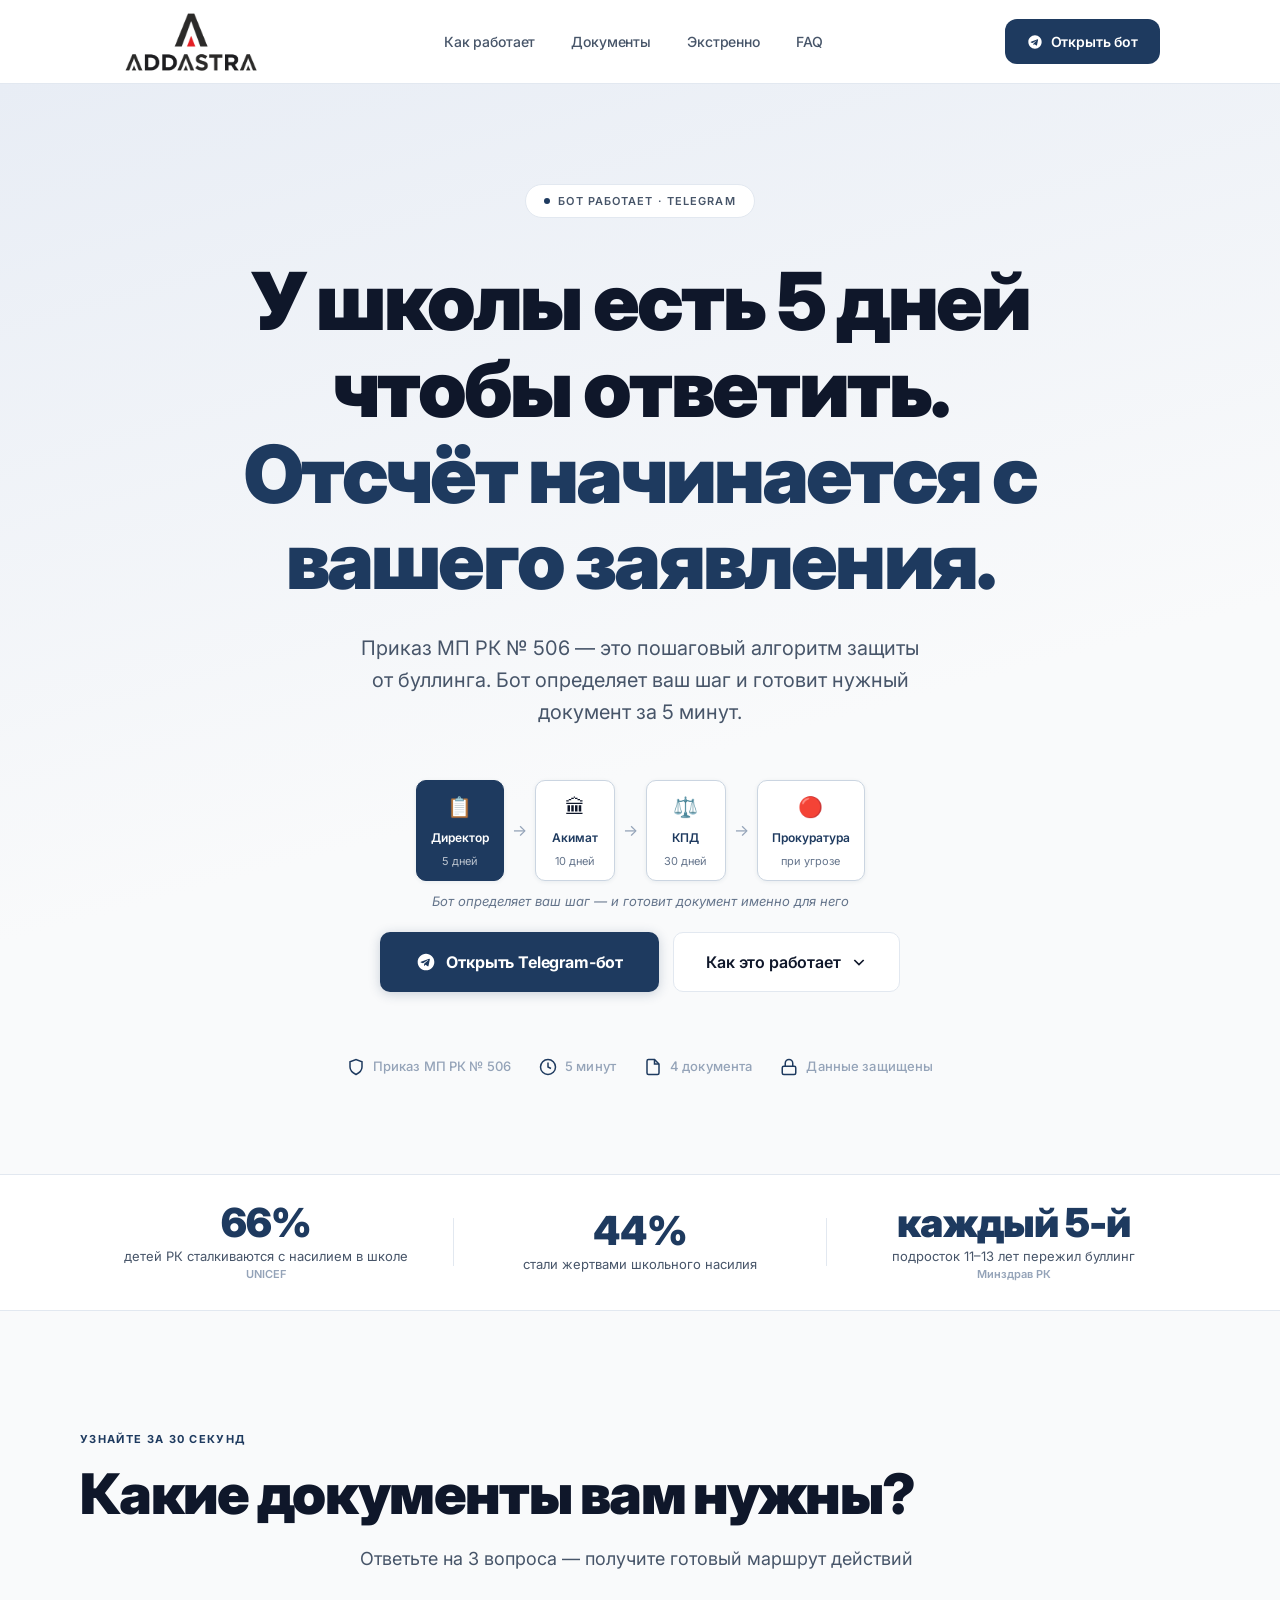
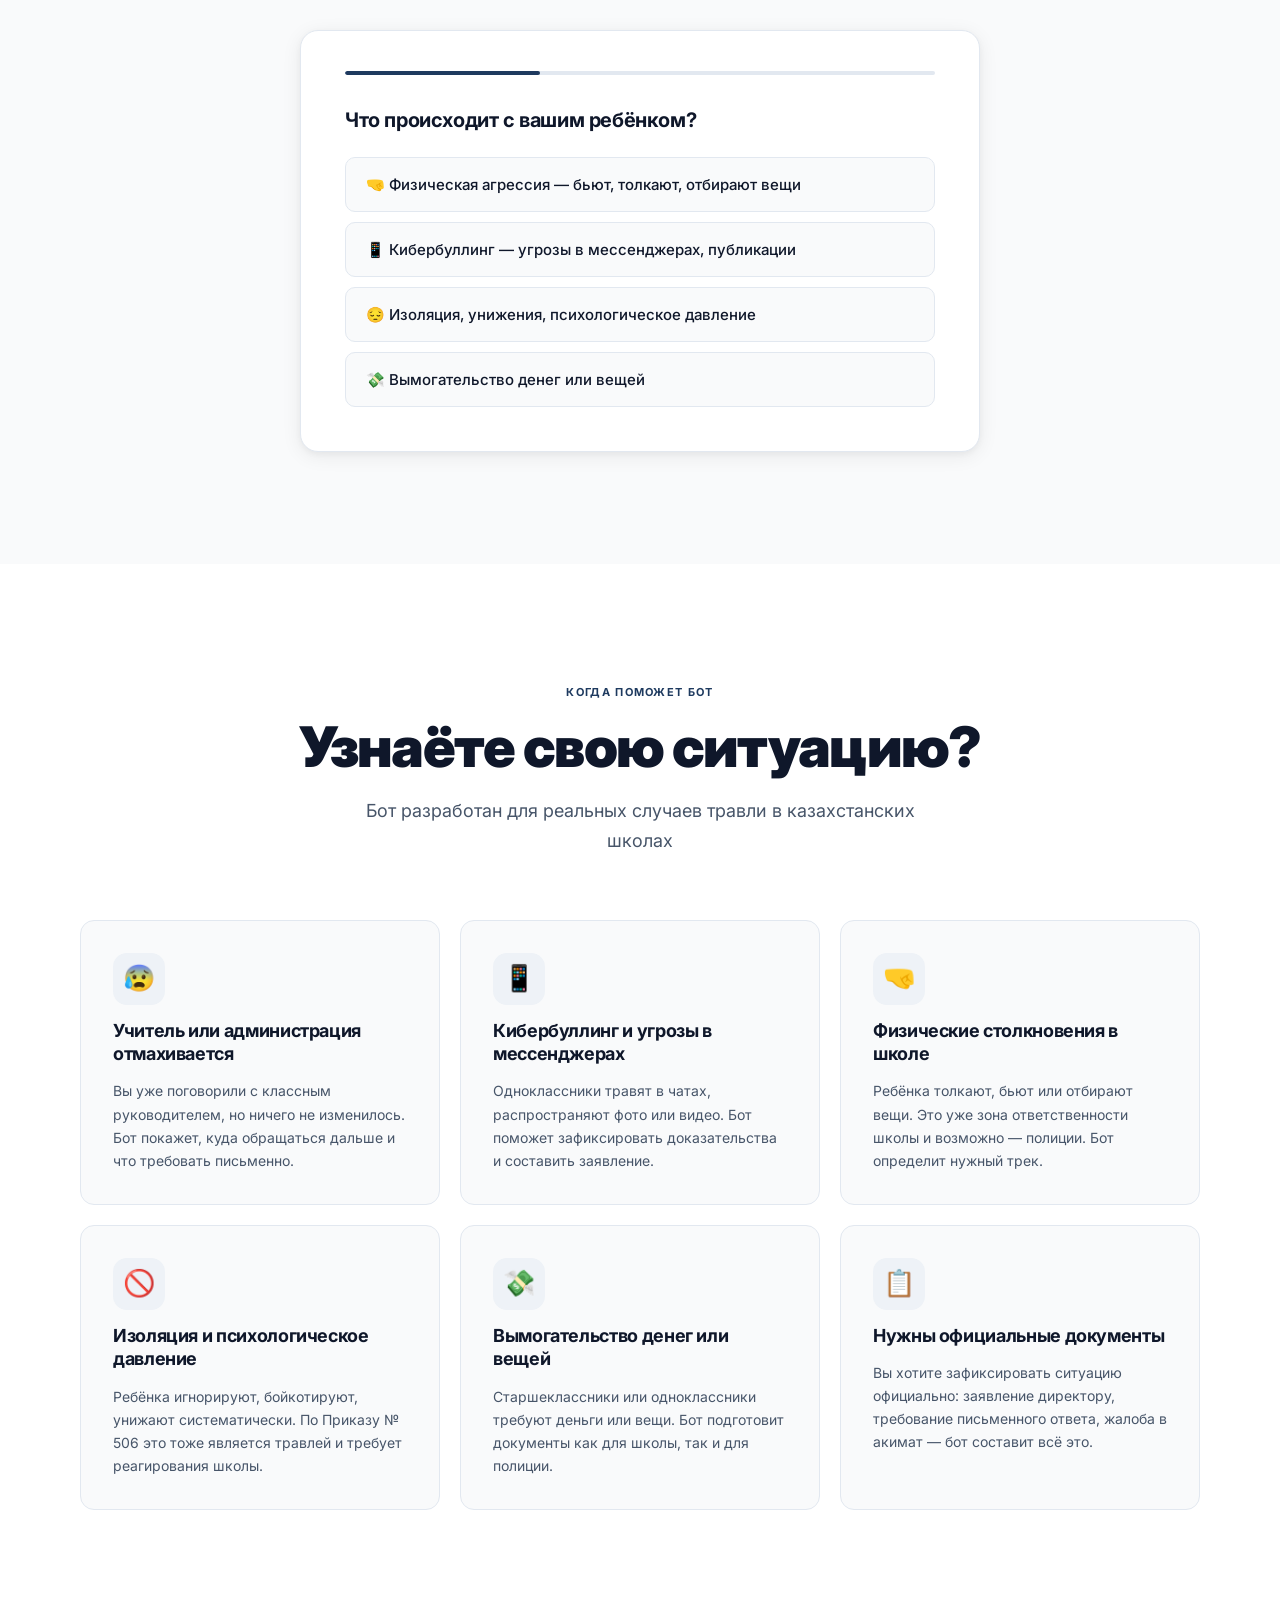
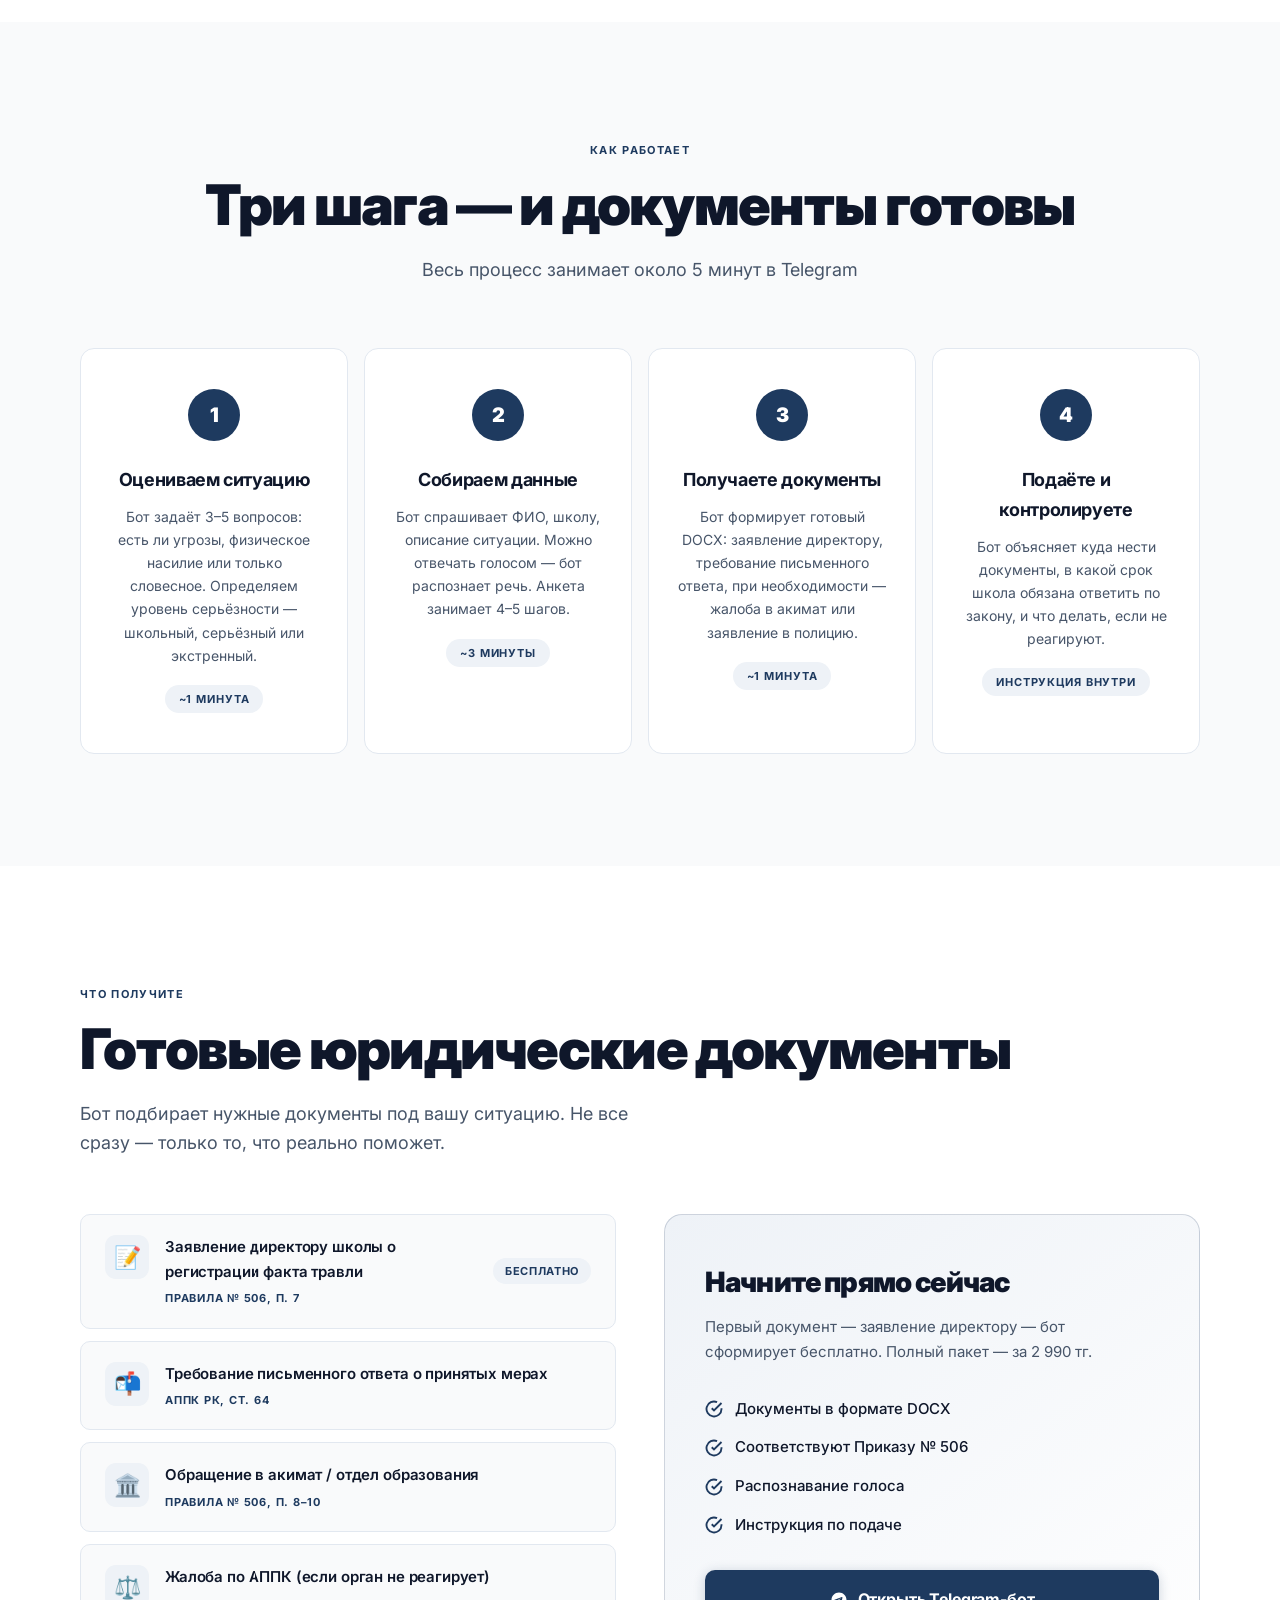
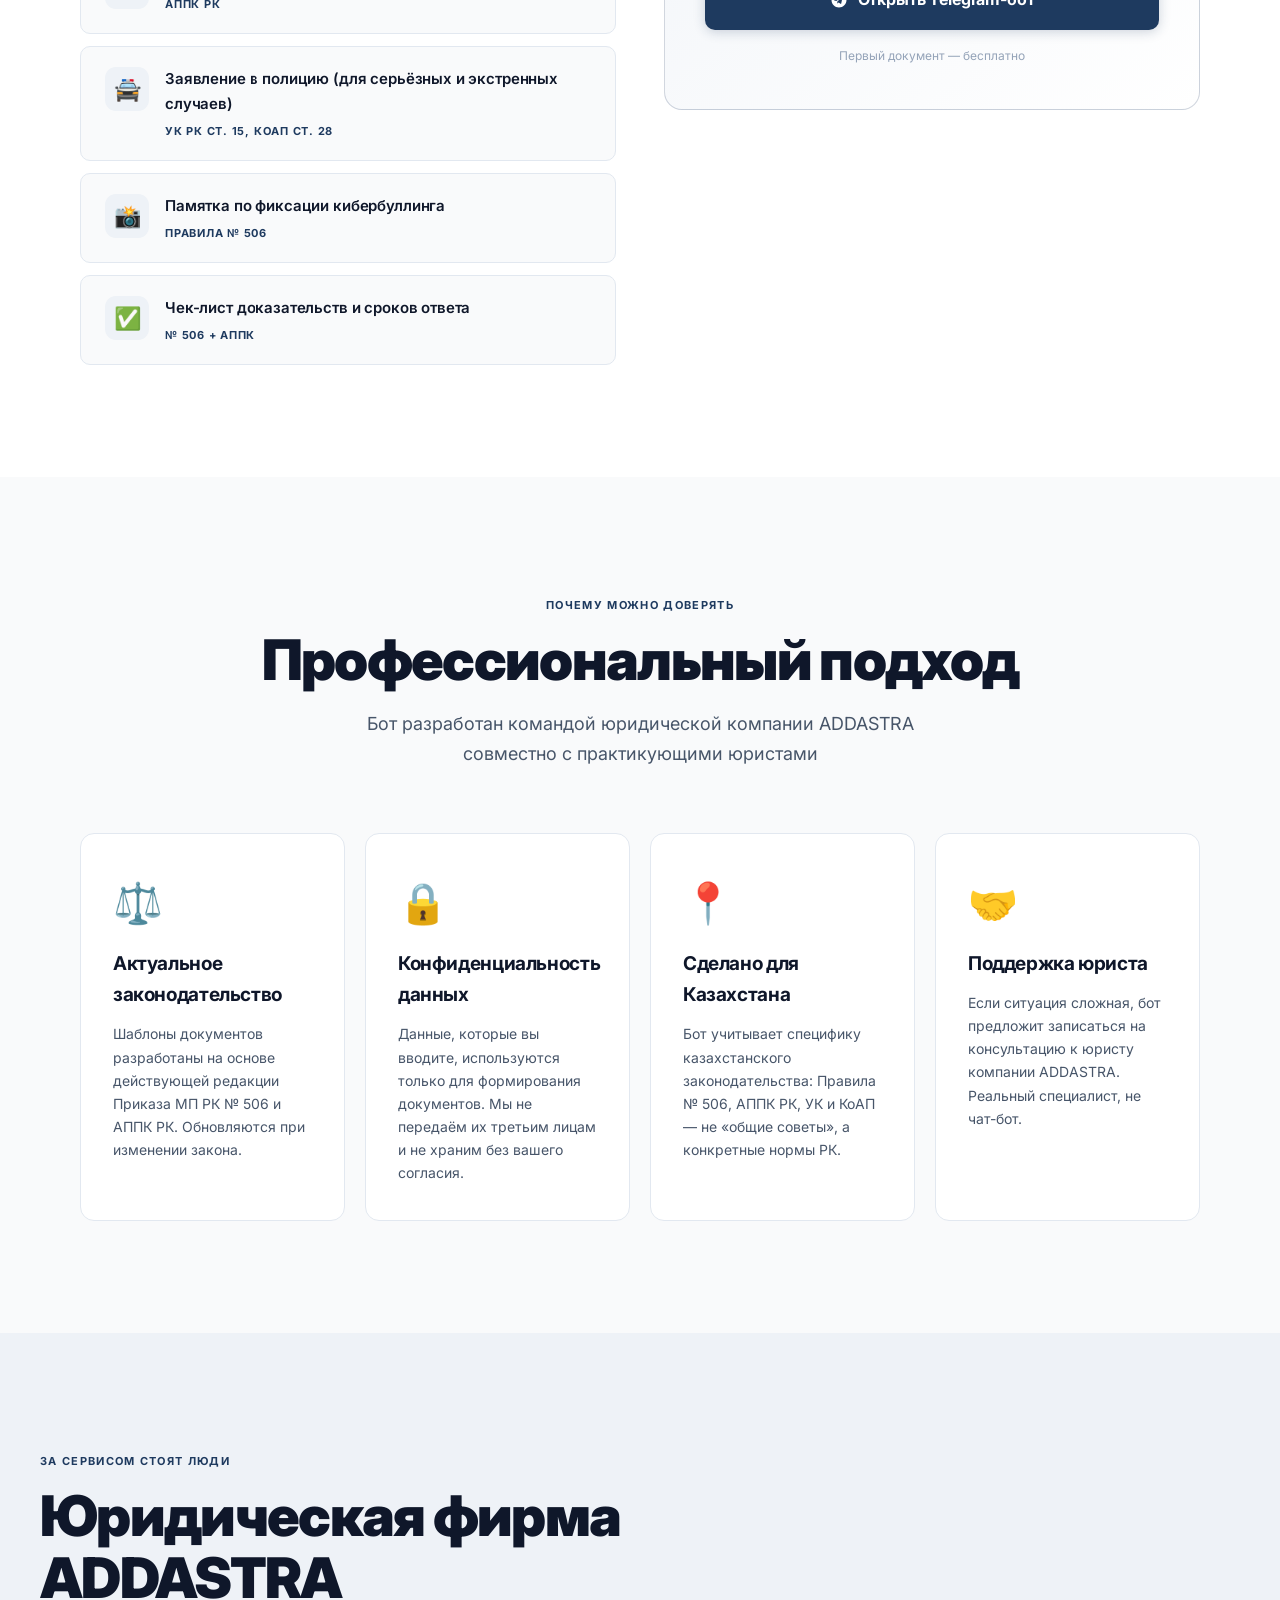
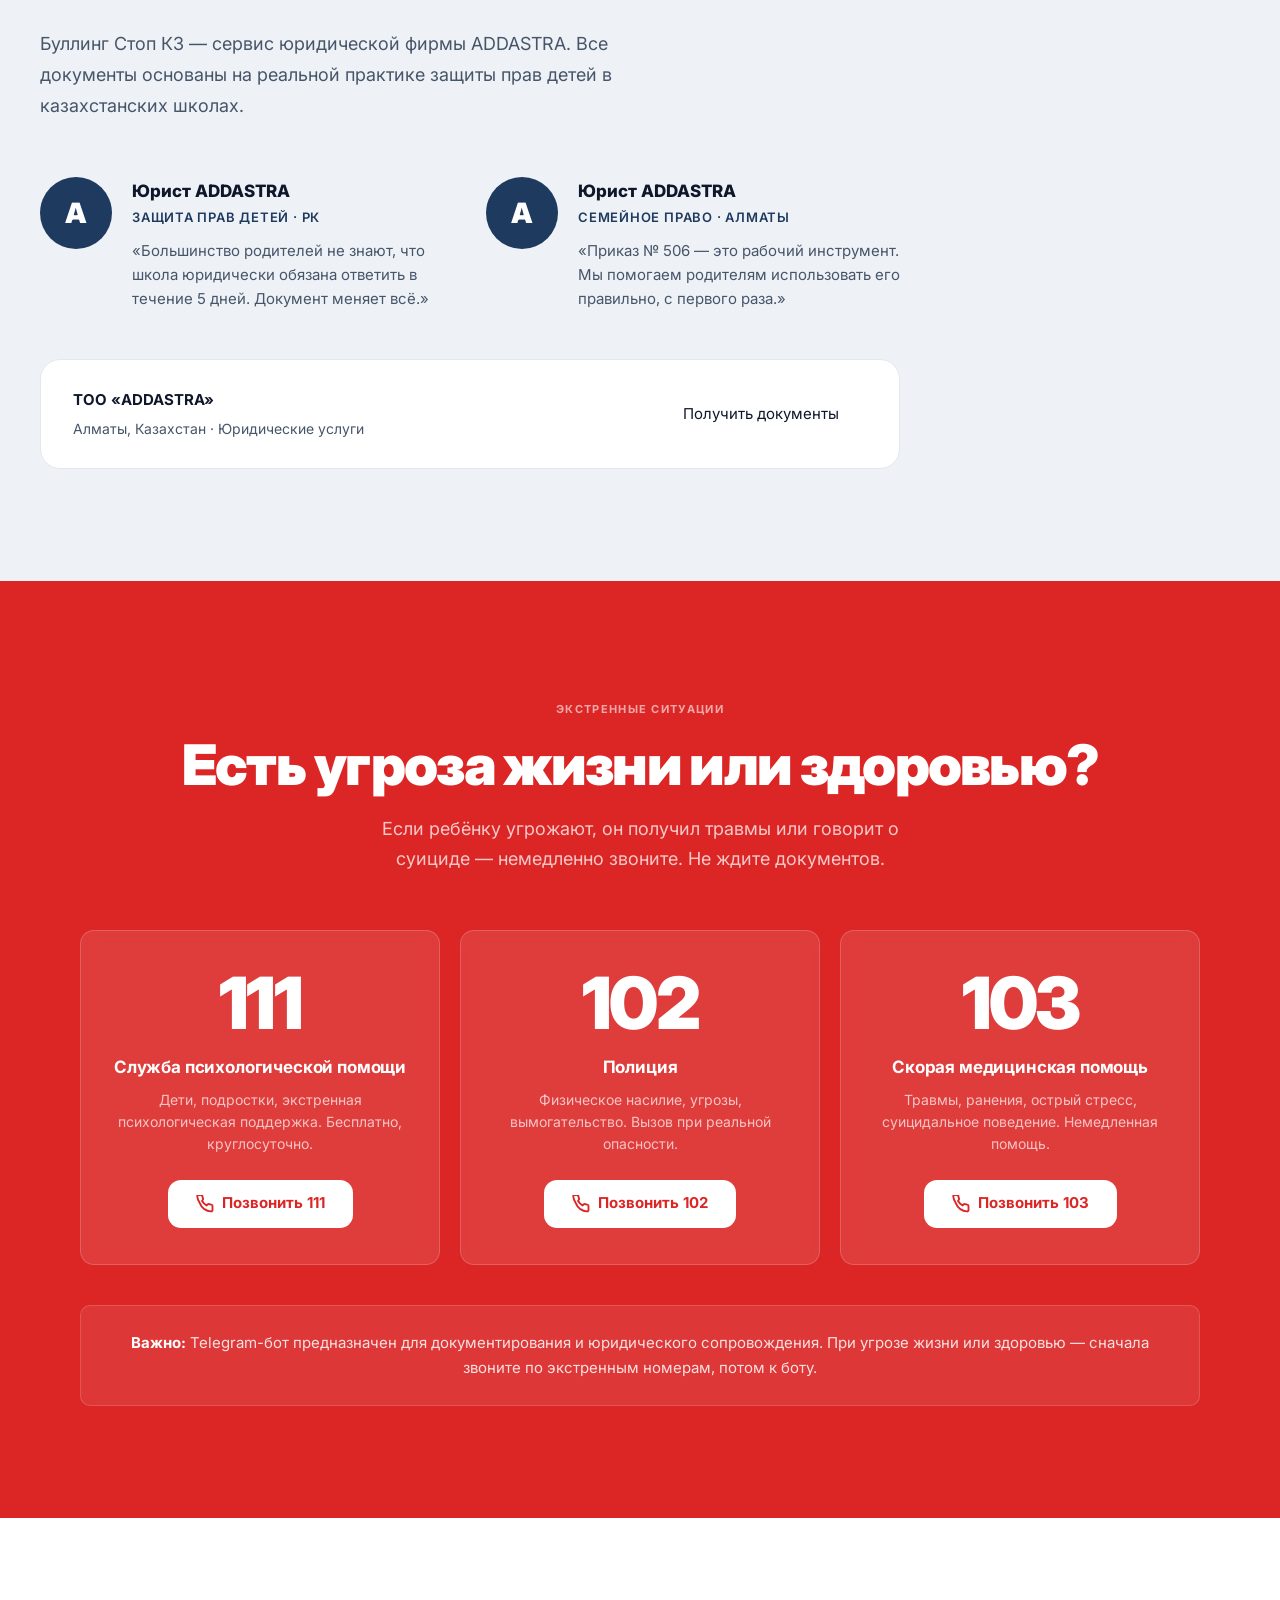
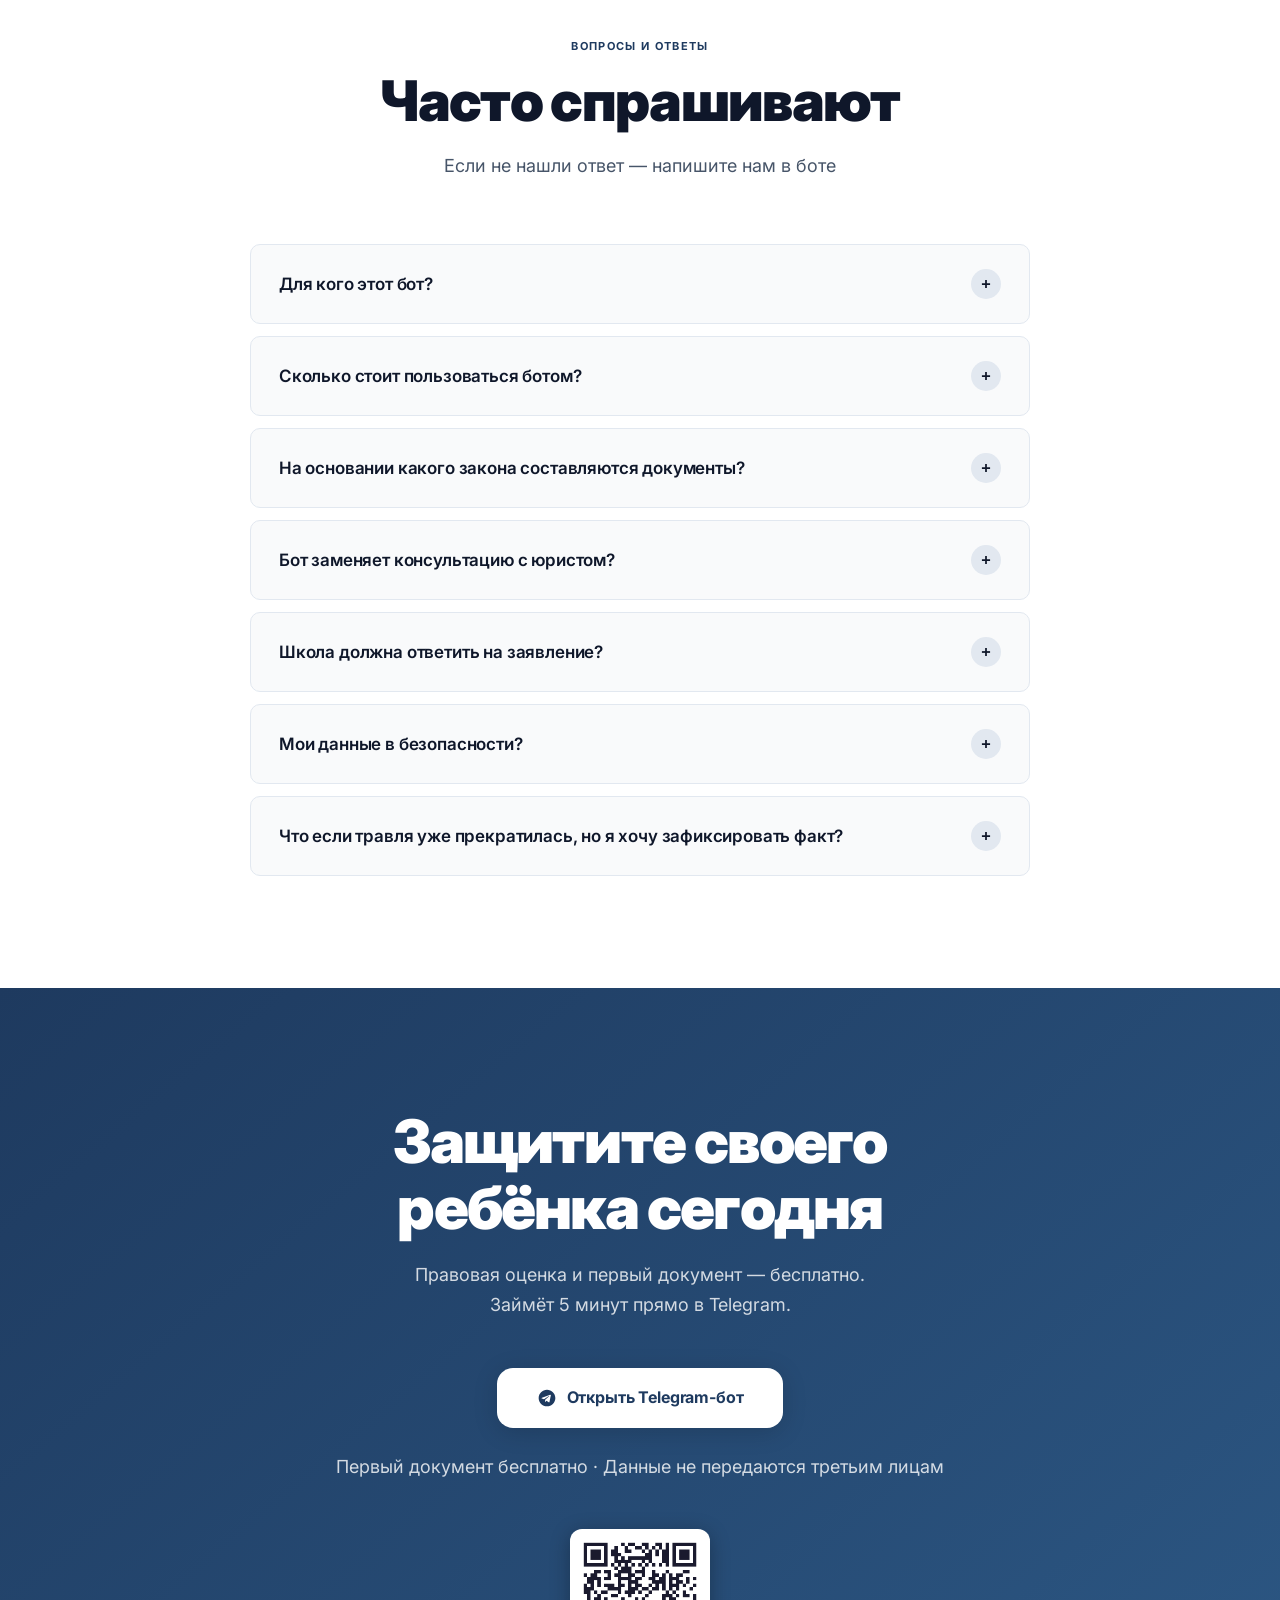
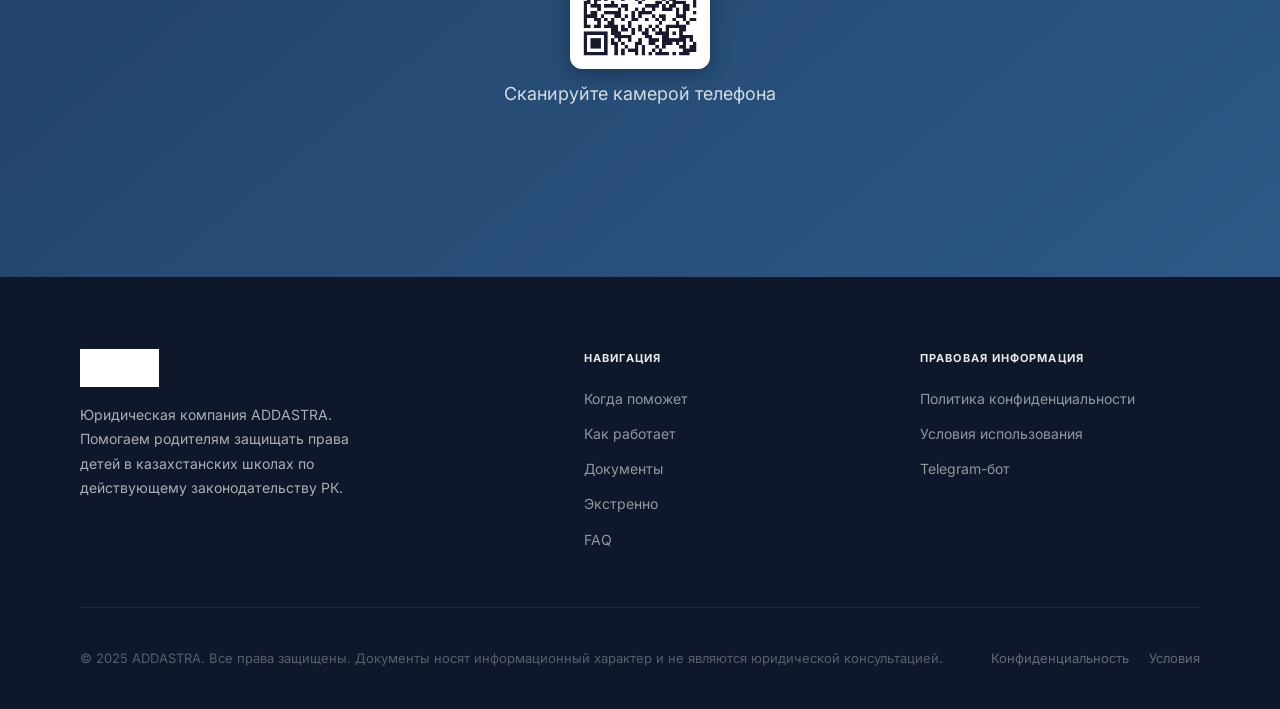
<file: docs/index.html>
<!DOCTYPE html>
<html lang="ru">
<head>
  <meta charset="UTF-8">
  <meta name="viewport" content="width=device-width, initial-scale=1.0">
  <title>Буллинг Стоп КЗ — Защита прав ребёнка при травле в школе</title>
  <meta name="description" content="Telegram-бот помогает родителям остановить травлю в школе. Правовая оценка ситуации + пакет документов по закону РК (Приказ МП № 506). Бесплатно, за 5 минут.">
  <meta name="robots" content="index, follow">
  <link rel="canonical" href="https://stop-bullying.kz/">

  <!-- Open Graph -->
  <meta property="og:title" content="Буллинг Стоп КЗ — Защита прав ребёнка при травле в школе">
  <meta property="og:description" content="Telegram-бот: правовая оценка + документы за 5 минут по закону РК. Бесплатно.">
  <meta property="og:type" content="website">
  <meta property="og:url" content="https://stop-bullying.kz/">
  <meta property="og:locale" content="ru_KZ">

  <!-- Favicon -->
  <link rel="icon" type="image/png" href="addastra-logo.png">

  <!-- Preconnect -->
  <link rel="preconnect" href="https://fonts.googleapis.com">
  <link rel="preconnect" href="https://fonts.gstatic.com" crossorigin>

  <!-- CSS -->
  <link rel="stylesheet" href="styles.css">

  <!-- Structured Data -->
  <script type="application/ld+json">
  {
    "@context": "https://schema.org",
    "@graph": [
      {
        "@type": "Organization",
        "name": "ADDASTRA",
        "url": "https://stop-bullying.kz/",
        "logo": "https://stop-bullying.kz/addastra-logo.png",
        "description": "Юридическая компания в Алматы. Защита прав детей при травле в школе по законодательству РК.",
        "address": { "@type": "PostalAddress", "addressLocality": "Алматы", "addressCountry": "KZ" }
      },
      {
        "@type": "FAQPage",
        "mainEntity": [
          {
            "@type": "Question",
            "name": "Для кого этот бот?",
            "acceptedAnswer": { "@type": "Answer", "text": "Для родителей детей, которых травят в казахстанской школе. Бот задаёт уточняющие вопросы, оценивает серьёзность ситуации и помогает составить нужные документы по закону РК." }
          },
          {
            "@type": "Question",
            "name": "Сколько стоит?",
            "acceptedAnswer": { "@type": "Answer", "text": "Первый документ — заявление директору школы — выдаётся бесплатно. Полный пакет документов доступен в платной версии." }
          },
          {
            "@type": "Question",
            "name": "Какой закон действует?",
            "acceptedAnswer": { "@type": "Answer", "text": "Приказ Министра просвещения РК № 506 — основной нормативный акт, регулирующий порядок реагирования на травлю в школах. Бот формирует документы строго в рамках этого закона." }
          },
          {
            "@type": "Question",
            "name": "Бот заменяет юриста?",
            "acceptedAnswer": { "@type": "Answer", "text": "Нет. Бот формирует процедурный маршрут и шаблоны документов, но не даёт юридических гарантий. Для сложных случаев предусмотрена консультация с юристом ADDASTRA." }
          }
        ]
      }
    ]
  }
  </script>
</head>
<body>

<!-- ==================== NAVIGATION ==================== -->
<nav class="nav" role="navigation" aria-label="Основная навигация">
  <div class="nav__inner">
    <a href="/" class="nav__logo" aria-label="На главную">
      <img src="addastra-logo.png" alt="ADDASTRA" loading="eager">
    </a>
    <div class="nav__links" role="list">
      <a href="#how" class="nav__link" role="listitem">Как работает</a>
      <a href="#docs" class="nav__link" role="listitem">Документы</a>
      <a href="#emergency" class="nav__link" role="listitem">Экстренно</a>
      <a href="#faq" class="nav__link" role="listitem">FAQ</a>
    </div>
    <a
      href="https://t.me/bulling_help_kz_bot"
      class="nav__cta"
      target="_blank"
      rel="noopener noreferrer"
      data-analytics="nav-cta"
    >
      <svg width="16" height="16" viewBox="0 0 24 24" fill="currentColor" aria-hidden="true">
        <path d="M12 2C6.48 2 2 6.48 2 12s4.48 10 10 10 10-4.48 10-10S17.52 2 12 2zm4.64 6.8l-1.68 7.92c-.12.56-.46.7-.94.44l-2.6-1.92-1.26 1.22c-.14.14-.26.26-.52.26l.18-2.64 4.74-4.28c.2-.18-.04-.28-.32-.1l-5.86 3.7-2.52-.8c-.55-.17-.56-.55.12-.81l9.82-3.79c.46-.16.86.11.84.8z"/>
      </svg>
      Открыть бот
    </a>
  </div>
</nav>

<!-- ==================== HERO ==================== -->
<section class="hero" aria-labelledby="hero-heading">
  <div class="hero__inner">
    <div class="hero__badge" aria-label="Статус: бот работает">
      <span class="hero__badge-dot" aria-hidden="true"></span>
      Бот работает · Telegram
    </div>

    <h1 id="hero-heading">
      У школы есть 5 дней<br>
      чтобы ответить.<br>
      <span>Отсчёт начинается с вашего заявления.</span>
    </h1>

    <p class="hero__sub">
      Приказ МП&nbsp;РК&nbsp;№&nbsp;506 — это пошаговый алгоритм защиты от буллинга.
      Бот определяет ваш шаг и готовит нужный документ за&nbsp;5&nbsp;минут.
    </p>

    <div class="hero__route" role="list" aria-label="Маршрут по Приказу МП РК № 506">
      <div class="hero__route-step hero__route-step--active" role="listitem">
        <div class="hero__route-icon">📋</div>
        <div class="hero__route-label">Директор</div>
        <div class="hero__route-days">5 дней</div>
      </div>
      <div class="hero__route-arrow" aria-hidden="true">→</div>
      <div class="hero__route-step" role="listitem">
        <div class="hero__route-icon">🏛</div>
        <div class="hero__route-label">Акимат</div>
        <div class="hero__route-days">10 дней</div>
      </div>
      <div class="hero__route-arrow" aria-hidden="true">→</div>
      <div class="hero__route-step" role="listitem">
        <div class="hero__route-icon">⚖️</div>
        <div class="hero__route-label">КПД</div>
        <div class="hero__route-days">30 дней</div>
      </div>
      <div class="hero__route-arrow" aria-hidden="true">→</div>
      <div class="hero__route-step" role="listitem">
        <div class="hero__route-icon">🔴</div>
        <div class="hero__route-label">Прокуратура</div>
        <div class="hero__route-days">при угрозе</div>
      </div>
    </div>
    <p class="hero__route-caption">
      Бот определяет ваш шаг — и готовит документ именно для него
    </p>

    <div class="hero__actions">
      <a
        href="https://t.me/bulling_help_kz_bot"
        class="btn-primary"
        target="_blank"
        rel="noopener noreferrer"
        data-analytics="hero-cta"
      >
        <svg width="20" height="20" viewBox="0 0 24 24" fill="currentColor" aria-hidden="true">
          <path d="M12 2C6.48 2 2 6.48 2 12s4.48 10 10 10 10-4.48 10-10S17.52 2 12 2zm4.64 6.8l-1.68 7.92c-.12.56-.46.7-.94.44l-2.6-1.92-1.26 1.22c-.14.14-.26.26-.52.26l.18-2.64 4.74-4.28c.2-.18-.04-.28-.32-.1l-5.86 3.7-2.52-.8c-.55-.17-.56-.55.12-.81l9.82-3.79c.46-.16.86.11.84.8z"/>
        </svg>
        Открыть Telegram-бот
      </a>
      <a href="#how" class="btn-secondary" data-analytics="hero-learn-more">
        Как это работает
        <svg width="16" height="16" viewBox="0 0 24 24" fill="none" stroke="currentColor" stroke-width="2.5" aria-hidden="true">
          <path d="M19 9l-7 7-7-7"/>
        </svg>
      </a>
    </div>

    <div class="hero__trust" role="list">
      <div class="hero__trust-item" role="listitem">
        <svg width="18" height="18" viewBox="0 0 24 24" fill="none" stroke="currentColor" stroke-width="2" aria-hidden="true">
          <path d="M12 22s8-4 8-10V5l-8-3-8 3v7c0 6 8 10 8 10z"/>
        </svg>
        Приказ МП РК № 506
      </div>
      <div class="hero__trust-item" role="listitem">
        <svg width="18" height="18" viewBox="0 0 24 24" fill="none" stroke="currentColor" stroke-width="2" aria-hidden="true">
          <circle cx="12" cy="12" r="10"/><polyline points="12 6 12 12 16 14"/>
        </svg>
        5 минут
      </div>
      <div class="hero__trust-item" role="listitem">
        <svg width="18" height="18" viewBox="0 0 24 24" fill="none" stroke="currentColor" stroke-width="2" aria-hidden="true">
          <path d="M14 2H6a2 2 0 0 0-2 2v16a2 2 0 0 0 2 2h12a2 2 0 0 0 2-2V8z"/>
          <polyline points="14 2 14 8 20 8"/>
        </svg>
        4 документа
      </div>
      <div class="hero__trust-item" role="listitem">
        <svg width="18" height="18" viewBox="0 0 24 24" fill="none" stroke="currentColor" stroke-width="2" aria-hidden="true">
          <rect x="3" y="11" width="18" height="11" rx="2" ry="2"/>
          <path d="M7 11V7a5 5 0 0 1 10 0v4"/>
        </svg>
        Данные защищены
      </div>
    </div>
  </div>
</section>

<!-- ==================== STATS STRIP ==================== -->
<div class="stats-strip" aria-label="Статистика буллинга в Казахстане">
  <div class="stats-strip__inner">
    <div class="stats-strip__item">
      <span class="stats-strip__num">66%</span>
      <span class="stats-strip__label">детей РК сталкиваются с насилием в школе <cite>UNICEF</cite></span>
    </div>
    <div class="stats-strip__divider" aria-hidden="true"></div>
    <div class="stats-strip__item">
      <span class="stats-strip__num">44%</span>
      <span class="stats-strip__label">стали жертвами школьного насилия</span>
    </div>
    <div class="stats-strip__divider" aria-hidden="true"></div>
    <div class="stats-strip__item">
      <span class="stats-strip__num">каждый 5-й</span>
      <span class="stats-strip__label">подросток 11–13 лет пережил буллинг <cite>Минздрав РК</cite></span>
    </div>
  </div>
</div>

<!-- ==================== CALCULATOR ==================== -->
<section class="calc" id="calc" aria-labelledby="calc-heading">
  <div class="section-inner">
    <div class="calc__header text-center">
      <span class="section-label">Узнайте за 30 секунд</span>
      <h2 class="section-title" id="calc-heading">Какие документы вам нужны?</h2>
      <p class="section-sub" style="margin:0 auto;">Ответьте на 3 вопроса — получите готовый маршрут действий</p>
    </div>

    <div class="calc__widget" id="calcWidget">
      <!-- Step 1 -->
      <div class="calc__step" id="calcStep1">
        <div class="calc__progress"><span class="calc__progress-bar" style="width:33%"></span></div>
        <p class="calc__q">Что происходит с вашим ребёнком?</p>
        <div class="calc__options">
          <button class="calc__opt" data-step="1" data-val="physical">🤜 Физическая агрессия — бьют, толкают, отбирают вещи</button>
          <button class="calc__opt" data-step="1" data-val="cyber">📱 Кибербуллинг — угрозы в мессенджерах, публикации</button>
          <button class="calc__opt" data-step="1" data-val="psycho">😔 Изоляция, унижения, психологическое давление</button>
          <button class="calc__opt" data-step="1" data-val="extortion">💸 Вымогательство денег или вещей</button>
        </div>
      </div>

      <!-- Step 2 -->
      <div class="calc__step" id="calcStep2" hidden>
        <div class="calc__progress"><span class="calc__progress-bar" style="width:66%"></span></div>
        <p class="calc__q">Вы уже обращались в школу?</p>
        <div class="calc__options">
          <button class="calc__opt" data-step="2" data-val="first">Нет, обращаюсь впервые</button>
          <button class="calc__opt" data-step="2" data-val="verbal">Да, устно — ничего не изменилось</button>
          <button class="calc__opt" data-step="2" data-val="written">Да, письменно — школа проигнорировала</button>
        </div>
      </div>

      <!-- Step 3 -->
      <div class="calc__step" id="calcStep3" hidden>
        <div class="calc__progress"><span class="calc__progress-bar" style="width:100%"></span></div>
        <p class="calc__q">Есть ли прямая угроза жизни или здоровью?</p>
        <div class="calc__options">
          <button class="calc__opt" data-step="3" data-val="danger">Да — ребёнок получил травмы или есть угрозы</button>
          <button class="calc__opt" data-step="3" data-val="safe">Нет — ситуация серьёзная, но острой угрозы нет</button>
        </div>
      </div>

      <!-- Result -->
      <div class="calc__result" id="calcResult" hidden>
        <div class="calc__result-inner">
          <div class="calc__result-icon" id="calcIcon">📋</div>
          <h3 class="calc__result-title" id="calcTitle">Ваш маршрут</h3>
          <p class="calc__result-sub" id="calcSub"></p>
          <div class="calc__result-docs" id="calcDocs"></div>
          <a href="https://t.me/bulling_help_kz_bot" class="btn-primary calc__result-btn" target="_blank" rel="noopener noreferrer" data-analytics="calc-cta">
            <svg width="18" height="18" viewBox="0 0 24 24" fill="currentColor"><path d="M12 2C6.48 2 2 6.48 2 12s4.48 10 10 10 10-4.48 10-10S17.52 2 12 2zm4.64 6.8l-1.68 7.92c-.12.56-.46.7-.94.44l-2.6-1.92-1.26 1.22c-.14.14-.26.26-.52.26l.18-2.64 4.74-4.28c.2-.18-.04-.28-.32-.1l-5.86 3.7-2.52-.8c-.55-.17-.56-.55.12-.81l9.82-3.79c.46-.16.86.11.84.8z"/></svg>
            Получить документы в боте
          </a>
          <button class="calc__restart" id="calcRestart">← Начать заново</button>
        </div>
      </div>
    </div>
  </div>
</section>

<!-- ==================== WHEN ==================== -->
<section class="when" id="when" aria-labelledby="when-heading">
  <div class="section-inner">
    <div class="when__header">
      <span class="section-label">Когда поможет бот</span>
      <h2 class="section-title" id="when-heading">Узнаёте свою ситуацию?</h2>
      <p class="section-sub">Бот разработан для реальных случаев травли в казахстанских школах</p>
    </div>

    <div class="when__grid" role="list">
      <div class="when-card" role="listitem">
        <div class="when-card__icon" aria-hidden="true">😰</div>
        <div class="when-card__title">Учитель или администрация отмахивается</div>
        <p class="when-card__desc">Вы уже поговорили с классным руководителем, но ничего не изменилось. Бот покажет, куда обращаться дальше и что требовать письменно.</p>
      </div>

      <div class="when-card" role="listitem">
        <div class="when-card__icon" aria-hidden="true">📱</div>
        <div class="when-card__title">Кибербуллинг и угрозы в мессенджерах</div>
        <p class="when-card__desc">Одноклассники травят в чатах, распространяют фото или видео. Бот поможет зафиксировать доказательства и составить заявление.</p>
      </div>

      <div class="when-card" role="listitem">
        <div class="when-card__icon" aria-hidden="true">🤜</div>
        <div class="when-card__title">Физические столкновения в школе</div>
        <p class="when-card__desc">Ребёнка толкают, бьют или отбирают вещи. Это уже зона ответственности школы и возможно — полиции. Бот определит нужный трек.</p>
      </div>

      <div class="when-card" role="listitem">
        <div class="when-card__icon" aria-hidden="true">🚫</div>
        <div class="when-card__title">Изоляция и психологическое давление</div>
        <p class="when-card__desc">Ребёнка игнорируют, бойкотируют, унижают систематически. По Приказу № 506 это тоже является травлей и требует реагирования школы.</p>
      </div>

      <div class="when-card" role="listitem">
        <div class="when-card__icon" aria-hidden="true">💸</div>
        <div class="when-card__title">Вымогательство денег или вещей</div>
        <p class="when-card__desc">Старшеклассники или одноклассники требуют деньги или вещи. Бот подготовит документы как для школы, так и для полиции.</p>
      </div>

      <div class="when-card" role="listitem">
        <div class="when-card__icon" aria-hidden="true">📋</div>
        <div class="when-card__title">Нужны официальные документы</div>
        <p class="when-card__desc">Вы хотите зафиксировать ситуацию официально: заявление директору, требование письменного ответа, жалоба в акимат — бот составит всё это.</p>
      </div>
    </div>
  </div>
</section>

<!-- ==================== HOW IT WORKS ==================== -->
<section class="how" id="how" aria-labelledby="how-heading">
  <div class="section-inner">
    <div class="how__header">
      <span class="section-label">Как работает</span>
      <h2 class="section-title" id="how-heading">Три шага — и документы готовы</h2>
      <p class="section-sub">Весь процесс занимает около 5 минут в Telegram</p>
    </div>

    <div class="how__steps" role="list">
      <div class="step" role="listitem">
        <div class="step__num" aria-hidden="true">1</div>
        <div class="step__title">Оцениваем ситуацию</div>
        <p class="step__desc">Бот задаёт 3–5 вопросов: есть ли угрозы, физическое насилие или только словесное. Определяем уровень серьёзности — школьный, серьёзный или экстренный.</p>
        <span class="step__time">~1 минута</span>
      </div>

      <div class="step" role="listitem">
        <div class="step__num" aria-hidden="true">2</div>
        <div class="step__title">Собираем данные</div>
        <p class="step__desc">Бот спрашивает ФИО, школу, описание ситуации. Можно отвечать голосом — бот распознает речь. Анкета занимает 4–5 шагов.</p>
        <span class="step__time">~3 минуты</span>
      </div>

      <div class="step" role="listitem">
        <div class="step__num" aria-hidden="true">3</div>
        <div class="step__title">Получаете документы</div>
        <p class="step__desc">Бот формирует готовый DOCX: заявление директору, требование письменного ответа, при необходимости — жалоба в акимат или заявление в полицию.</p>
        <span class="step__time">~1 минута</span>
      </div>

      <div class="step" role="listitem">
        <div class="step__num" aria-hidden="true">4</div>
        <div class="step__title">Подаёте и контролируете</div>
        <p class="step__desc">Бот объясняет куда нести документы, в какой срок школа обязана ответить по закону, и что делать, если не реагируют.</p>
        <span class="step__time">Инструкция внутри</span>
      </div>
    </div>
  </div>
</section>

<!-- ==================== DOCUMENTS ==================== -->
<section class="docs-section" id="docs" aria-labelledby="docs-heading">
  <div class="section-inner">
    <div class="docs-section__header">
      <span class="section-label">Что получите</span>
      <h2 class="section-title" id="docs-heading">Готовые юридические документы</h2>
      <p class="section-sub">Бот подбирает нужные документы под вашу ситуацию. Не все сразу — только то, что реально поможет.</p>
    </div>

    <div class="docs-layout">
      <div class="docs-list" role="list">

        <div class="doc-item" role="listitem">
          <div class="doc-item__icon" aria-hidden="true">📝</div>
          <div class="doc-item__body">
            <div class="doc-item__title">Заявление директору школы о регистрации факта травли</div>
            <div class="doc-item__law">Правила № 506, п. 7</div>
          </div>
          <span class="doc-item__free">Бесплатно</span>
        </div>

        <div class="doc-item" role="listitem">
          <div class="doc-item__icon" aria-hidden="true">📬</div>
          <div class="doc-item__body">
            <div class="doc-item__title">Требование письменного ответа о принятых мерах</div>
            <div class="doc-item__law">АППК РК, ст. 64</div>
          </div>
        </div>

        <div class="doc-item" role="listitem">
          <div class="doc-item__icon" aria-hidden="true">🏛️</div>
          <div class="doc-item__body">
            <div class="doc-item__title">Обращение в акимат / отдел образования</div>
            <div class="doc-item__law">Правила № 506, п. 8–10</div>
          </div>
        </div>

        <div class="doc-item" role="listitem">
          <div class="doc-item__icon" aria-hidden="true">⚖️</div>
          <div class="doc-item__body">
            <div class="doc-item__title">Жалоба по АППК (если орган не реагирует)</div>
            <div class="doc-item__law">АППК РК</div>
          </div>
        </div>

        <div class="doc-item" role="listitem">
          <div class="doc-item__icon" aria-hidden="true">🚔</div>
          <div class="doc-item__body">
            <div class="doc-item__title">Заявление в полицию (для серьёзных и экстренных случаев)</div>
            <div class="doc-item__law">УК РК ст. 15, КоАП ст. 28</div>
          </div>
        </div>

        <div class="doc-item" role="listitem">
          <div class="doc-item__icon" aria-hidden="true">📸</div>
          <div class="doc-item__body">
            <div class="doc-item__title">Памятка по фиксации кибербуллинга</div>
            <div class="doc-item__law">Правила № 506</div>
          </div>
        </div>

        <div class="doc-item" role="listitem">
          <div class="doc-item__icon" aria-hidden="true">✅</div>
          <div class="doc-item__body">
            <div class="doc-item__title">Чек-лист доказательств и сроков ответа</div>
            <div class="doc-item__law">№ 506 + АППК</div>
          </div>
        </div>

      </div>

      <div class="docs-side">
        <div class="docs-side__card">
          <div class="docs-side__title">Начните прямо сейчас</div>
          <p class="docs-side__sub">Первый документ — заявление директору — бот сформирует бесплатно. Полный пакет — за 2&nbsp;990 тг.</p>

          <div class="docs-side__features" role="list">
            <div class="docs-side__feat" role="listitem">
              <svg width="18" height="18" viewBox="0 0 24 24" fill="none" stroke="currentColor" stroke-width="2.5" aria-hidden="true">
                <path d="M22 11.08V12a10 10 0 1 1-5.93-9.14"/>
                <polyline points="22 4 12 14.01 9 11.01"/>
              </svg>
              Документы в формате DOCX
            </div>
            <div class="docs-side__feat" role="listitem">
              <svg width="18" height="18" viewBox="0 0 24 24" fill="none" stroke="currentColor" stroke-width="2.5" aria-hidden="true">
                <path d="M22 11.08V12a10 10 0 1 1-5.93-9.14"/>
                <polyline points="22 4 12 14.01 9 11.01"/>
              </svg>
              Соответствуют Приказу № 506
            </div>
            <div class="docs-side__feat" role="listitem">
              <svg width="18" height="18" viewBox="0 0 24 24" fill="none" stroke="currentColor" stroke-width="2.5" aria-hidden="true">
                <path d="M22 11.08V12a10 10 0 1 1-5.93-9.14"/>
                <polyline points="22 4 12 14.01 9 11.01"/>
              </svg>
              Распознавание голоса
            </div>
            <div class="docs-side__feat" role="listitem">
              <svg width="18" height="18" viewBox="0 0 24 24" fill="none" stroke="currentColor" stroke-width="2.5" aria-hidden="true">
                <path d="M22 11.08V12a10 10 0 1 1-5.93-9.14"/>
                <polyline points="22 4 12 14.01 9 11.01"/>
              </svg>
              Инструкция по подаче
            </div>
          </div>

          <a
            href="https://t.me/bulling_help_kz_bot"
            class="btn-primary"
            target="_blank"
            rel="noopener noreferrer"
            data-analytics="mid-cta"
          >
            <svg width="18" height="18" viewBox="0 0 24 24" fill="currentColor" aria-hidden="true">
              <path d="M12 2C6.48 2 2 6.48 2 12s4.48 10 10 10 10-4.48 10-10S17.52 2 12 2zm4.64 6.8l-1.68 7.92c-.12.56-.46.7-.94.44l-2.6-1.92-1.26 1.22c-.14.14-.26.26-.52.26l.18-2.64 4.74-4.28c.2-.18-.04-.28-.32-.1l-5.86 3.7-2.52-.8c-.55-.17-.56-.55.12-.81l9.82-3.79c.46-.16.86.11.84.8z"/>
            </svg>
            Открыть Telegram-бот
          </a>
          <p class="docs-side__note">Первый документ — бесплатно</p>
        </div>
      </div>
    </div>
  </div>
</section>

<!-- ==================== TRUST ==================== -->
<section class="trust" aria-labelledby="trust-heading">
  <div class="section-inner">
    <div class="trust__header">
      <span class="section-label">Почему можно доверять</span>
      <h2 class="section-title" id="trust-heading">Профессиональный подход</h2>
      <p class="section-sub">Бот разработан командой юридической компании ADDASTRA совместно с практикующими юристами</p>
    </div>

    <div class="trust__grid" role="list">
      <div class="trust-card" role="listitem">
        <div class="trust-card__icon" aria-hidden="true">⚖️</div>
        <div class="trust-card__title">Актуальное законодательство</div>
        <p class="trust-card__desc">Шаблоны документов разработаны на основе действующей редакции Приказа МП РК № 506 и АППК РК. Обновляются при изменении закона.</p>
      </div>

      <div class="trust-card" role="listitem">
        <div class="trust-card__icon" aria-hidden="true">🔒</div>
        <div class="trust-card__title">Конфиденциальность данных</div>
        <p class="trust-card__desc">Данные, которые вы вводите, используются только для формирования документов. Мы не передаём их третьим лицам и не храним без вашего согласия.</p>
      </div>

      <div class="trust-card" role="listitem">
        <div class="trust-card__icon" aria-hidden="true">📍</div>
        <div class="trust-card__title">Сделано для Казахстана</div>
        <p class="trust-card__desc">Бот учитывает специфику казахстанского законодательства: Правила № 506, АППК РК, УК и КоАП — не «общие советы», а конкретные нормы РК.</p>
      </div>

      <div class="trust-card" role="listitem">
        <div class="trust-card__icon" aria-hidden="true">🤝</div>
        <div class="trust-card__title">Поддержка юриста</div>
        <p class="trust-card__desc">Если ситуация сложная, бот предложит записаться на консультацию к юристу компании ADDASTRA. Реальный специалист, не чат-бот.</p>
      </div>
    </div>
  </div>
</section>

<!-- ==================== TEAM ==================== -->
<section class="section" id="team" aria-labelledby="team-heading" style="background:var(--surface-soft)">
  <div class="section__inner" style="max-width:860px">
    <p class="section-label">за сервисом стоят люди</p>
    <h2 class="section-title" id="team-heading">Юридическая фирма ADDASTRA</h2>
    <p style="margin-top:20px;font-size:18px;color:var(--text-secondary);line-height:1.7;max-width:620px">
      Буллинг Стоп КЗ — сервис юридической фирмы ADDASTRA. Все документы
      основаны на реальной практике защиты прав детей в казахстанских школах.
    </p>

    <div style="margin-top:56px;display:grid;grid-template-columns:repeat(auto-fit,minmax(260px,1fr));gap:32px">

      <!-- Карточка юриста 1 — замените фото и имя -->
      <div style="display:flex;gap:20px;align-items:flex-start">
        <div style="flex-shrink:0;width:72px;height:72px;border-radius:50%;background:var(--primary);display:flex;align-items:center;justify-content:center;font-size:28px;font-weight:900;color:white">
          A
          <!-- Замените на: <img src="lawyer1.jpg" alt="..." style="width:72px;height:72px;border-radius:50%;object-fit:cover"> -->
        </div>
        <div>
          <div style="font-size:17px;font-weight:800;color:var(--text-primary)">Юрист ADDASTRA</div>
          <div style="font-size:13px;color:var(--primary);font-weight:600;margin-top:2px;text-transform:uppercase;letter-spacing:.06em">Защита прав детей · РК</div>
          <p style="margin-top:10px;font-size:15px;color:var(--text-secondary);line-height:1.6">
            «Большинство родителей не знают, что школа юридически обязана
            ответить в течение 5 дней. Документ меняет всё.»
          </p>
        </div>
      </div>

      <!-- Карточка юриста 2 — замените фото и имя -->
      <div style="display:flex;gap:20px;align-items:flex-start">
        <div style="flex-shrink:0;width:72px;height:72px;border-radius:50%;background:var(--primary);display:flex;align-items:center;justify-content:center;font-size:28px;font-weight:900;color:white">
          A
          <!-- Замените на: <img src="lawyer2.jpg" alt="..." style="width:72px;height:72px;border-radius:50%;object-fit:cover"> -->
        </div>
        <div>
          <div style="font-size:17px;font-weight:800;color:var(--text-primary)">Юрист ADDASTRA</div>
          <div style="font-size:13px;color:var(--primary);font-weight:600;margin-top:2px;text-transform:uppercase;letter-spacing:.06em">Семейное право · Алматы</div>
          <p style="margin-top:10px;font-size:15px;color:var(--text-secondary);line-height:1.6">
            «Приказ № 506 — это рабочий инструмент. Мы помогаем родителям
            использовать его правильно, с первого раза.»
          </p>
        </div>
      </div>

    </div>

    <div style="margin-top:48px;padding:28px 32px;background:white;border-radius:20px;border:1px solid var(--border);display:flex;gap:20px;align-items:center;flex-wrap:wrap">
      <div style="flex:1;min-width:200px">
        <div style="font-size:15px;font-weight:700;color:var(--text-primary)">ТОО «ADDASTRA»</div>
        <div style="font-size:14px;color:var(--text-secondary);margin-top:4px">Алматы, Казахстан · Юридические услуги</div>
      </div>
      <a href="https://t.me/bulling_help_kz_bot" target="_blank" rel="noopener noreferrer"
         class="btn btn--primary" style="font-size:15px;padding:14px 28px" data-analytics="team-cta">
        Получить документы
      </a>
    </div>
  </div>
</section>

<!-- ==================== EMERGENCY ==================== -->
<section class="emergency" id="emergency" aria-labelledby="emergency-heading">
  <div class="emergency__inner">
    <div class="emergency__header">
      <span class="section-label emergency__label">Экстренные ситуации</span>
      <h2 class="section-title" id="emergency-heading">Есть угроза жизни или здоровью?</h2>
      <p class="section-sub">Если ребёнку угрожают, он получил травмы или говорит о суициде — немедленно звоните. Не ждите документов.</p>
    </div>

    <div class="emergency__cards" role="list">
      <div class="emergency-card" role="listitem">
        <div class="emergency-card__num">111</div>
        <div class="emergency-card__title">Служба психологической помощи</div>
        <p class="emergency-card__desc">Дети, подростки, экстренная психологическая поддержка. Бесплатно, круглосуточно.</p>
        <a href="tel:111" class="emergency-card__btn" data-analytics="urgent-call-111">
          <svg width="18" height="18" viewBox="0 0 24 24" fill="none" stroke="currentColor" stroke-width="2.5" aria-hidden="true">
            <path d="M22 16.92v3a2 2 0 0 1-2.18 2 19.79 19.79 0 0 1-8.63-3.07A19.5 19.5 0 0 1 4.69 10.1a19.79 19.79 0 0 1-3.07-8.67A2 2 0 0 1 3.6 0h3a2 2 0 0 1 2 1.72 12.84 12.84 0 0 0 .7 2.81 2 2 0 0 1-.45 2.11L8.09 7.91a16 16 0 0 0 6 6l1.27-1.27a2 2 0 0 1 2.11-.45 12.84 12.84 0 0 0 2.81.7A2 2 0 0 1 22 14.92z"/>
          </svg>
          Позвонить 111
        </a>
      </div>

      <div class="emergency-card" role="listitem">
        <div class="emergency-card__num">102</div>
        <div class="emergency-card__title">Полиция</div>
        <p class="emergency-card__desc">Физическое насилие, угрозы, вымогательство. Вызов при реальной опасности.</p>
        <a href="tel:102" class="emergency-card__btn" data-analytics="urgent-call-102">
          <svg width="18" height="18" viewBox="0 0 24 24" fill="none" stroke="currentColor" stroke-width="2.5" aria-hidden="true">
            <path d="M22 16.92v3a2 2 0 0 1-2.18 2 19.79 19.79 0 0 1-8.63-3.07A19.5 19.5 0 0 1 4.69 10.1a19.79 19.79 0 0 1-3.07-8.67A2 2 0 0 1 3.6 0h3a2 2 0 0 1 2 1.72 12.84 12.84 0 0 0 .7 2.81 2 2 0 0 1-.45 2.11L8.09 7.91a16 16 0 0 0 6 6l1.27-1.27a2 2 0 0 1 2.11-.45 12.84 12.84 0 0 0 2.81.7A2 2 0 0 1 22 14.92z"/>
          </svg>
          Позвонить 102
        </a>
      </div>

      <div class="emergency-card" role="listitem">
        <div class="emergency-card__num">103</div>
        <div class="emergency-card__title">Скорая медицинская помощь</div>
        <p class="emergency-card__desc">Травмы, ранения, острый стресс, суицидальное поведение. Немедленная помощь.</p>
        <a href="tel:103" class="emergency-card__btn" data-analytics="urgent-call-103">
          <svg width="18" height="18" viewBox="0 0 24 24" fill="none" stroke="currentColor" stroke-width="2.5" aria-hidden="true">
            <path d="M22 16.92v3a2 2 0 0 1-2.18 2 19.79 19.79 0 0 1-8.63-3.07A19.5 19.5 0 0 1 4.69 10.1a19.79 19.79 0 0 1-3.07-8.67A2 2 0 0 1 3.6 0h3a2 2 0 0 1 2 1.72 12.84 12.84 0 0 0 .7 2.81 2 2 0 0 1-.45 2.11L8.09 7.91a16 16 0 0 0 6 6l1.27-1.27a2 2 0 0 1 2.11-.45 12.84 12.84 0 0 0 2.81.7A2 2 0 0 1 22 14.92z"/>
          </svg>
          Позвонить 103
        </a>
      </div>
    </div>

    <div class="emergency__note" role="note">
      <strong>Важно:</strong> Telegram-бот предназначен для документирования и юридического сопровождения.
      При угрозе жизни или здоровью — сначала звоните по экстренным номерам, потом к боту.
    </div>
  </div>
</section>

<!-- ==================== FAQ ==================== -->
<section class="faq" id="faq" aria-labelledby="faq-heading">
  <div class="section-inner">
    <div class="faq__header">
      <span class="section-label">Вопросы и ответы</span>
      <h2 class="section-title" id="faq-heading">Часто спрашивают</h2>
      <p class="section-sub">Если не нашли ответ — напишите нам в боте</p>
    </div>

    <div class="faq__list" role="list">

      <div class="faq-item" role="listitem">
        <button class="faq-item__q" aria-expanded="false">
          Для кого этот бот?
          <span class="faq-item__icon" aria-hidden="true">
            <svg width="14" height="14" viewBox="0 0 24 24" fill="none" stroke="currentColor" stroke-width="3">
              <line x1="12" y1="5" x2="12" y2="19"/><line x1="5" y1="12" x2="19" y2="12"/>
            </svg>
          </span>
        </button>
        <div class="faq-item__a">
          <div class="faq-item__a-inner">
            Для родителей и законных представителей детей, которых травят в казахстанской школе. Бот задаёт уточняющие вопросы, оценивает серьёзность ситуации — и помогает составить нужные документы строго по Приказу МП РК № 506.
          </div>
        </div>
      </div>

      <div class="faq-item" role="listitem">
        <button class="faq-item__q" aria-expanded="false">
          Сколько стоит пользоваться ботом?
          <span class="faq-item__icon" aria-hidden="true">
            <svg width="14" height="14" viewBox="0 0 24 24" fill="none" stroke="currentColor" stroke-width="3">
              <line x1="12" y1="5" x2="12" y2="19"/><line x1="5" y1="12" x2="19" y2="12"/>
            </svg>
          </span>
        </button>
        <div class="faq-item__a">
          <div class="faq-item__a-inner">
            Правовая оценка ситуации и первый документ — заявление директору школы — бесплатно. Полный пакет документов (3 документа) доступен за 2 990 тг.
          </div>
        </div>
      </div>

      <div class="faq-item" role="listitem">
        <button class="faq-item__q" aria-expanded="false">
          На основании какого закона составляются документы?
          <span class="faq-item__icon" aria-hidden="true">
            <svg width="14" height="14" viewBox="0 0 24 24" fill="none" stroke="currentColor" stroke-width="3">
              <line x1="12" y1="5" x2="12" y2="19"/><line x1="5" y1="12" x2="19" y2="12"/>
            </svg>
          </span>
        </button>
        <div class="faq-item__a">
          <div class="faq-item__a-inner">
            Основа — Приказ Министра просвещения РК № 506 «Об утверждении Правил профилактики и реагирования на проявления буллинга». Также используются нормы АППК РК (административные обращения), УК РК и КоАП РК (для серьёзных случаев).
          </div>
        </div>
      </div>

      <div class="faq-item" role="listitem">
        <button class="faq-item__q" aria-expanded="false">
          Бот заменяет консультацию с юристом?
          <span class="faq-item__icon" aria-hidden="true">
            <svg width="14" height="14" viewBox="0 0 24 24" fill="none" stroke="currentColor" stroke-width="3">
              <line x1="12" y1="5" x2="12" y2="19"/><line x1="5" y1="12" x2="19" y2="12"/>
            </svg>
          </span>
        </button>
        <div class="faq-item__a">
          <div class="faq-item__a-inner">
            Нет. Бот формирует процедурный маршрут и шаблоны документов, но не даёт юридических гарантий результата. Для сложных ситуаций — вымогательство, систематическое насилие, бездействие органов — бот предложит записаться на консультацию к юристу ADDASTRA.
          </div>
        </div>
      </div>

      <div class="faq-item" role="listitem">
        <button class="faq-item__q" aria-expanded="false">
          Школа должна ответить на заявление?
          <span class="faq-item__icon" aria-hidden="true">
            <svg width="14" height="14" viewBox="0 0 24 24" fill="none" stroke="currentColor" stroke-width="3">
              <line x1="12" y1="5" x2="12" y2="19"/><line x1="5" y1="12" x2="19" y2="12"/>
            </svg>
          </span>
        </button>
        <div class="faq-item__a">
          <div class="faq-item__a-inner">
            Да. По АППК РК школа обязана зарегистрировать обращение в день подачи и дать письменный ответ. Если этого не происходит — у вас есть основание для жалобы в вышестоящий орган. Бот объясняет сроки и следующие шаги.
          </div>
        </div>
      </div>

      <div class="faq-item" role="listitem">
        <button class="faq-item__q" aria-expanded="false">
          Мои данные в безопасности?
          <span class="faq-item__icon" aria-hidden="true">
            <svg width="14" height="14" viewBox="0 0 24 24" fill="none" stroke="currentColor" stroke-width="3">
              <line x1="12" y1="5" x2="12" y2="19"/><line x1="5" y1="12" x2="19" y2="12"/>
            </svg>
          </span>
        </button>
        <div class="faq-item__a">
          <div class="faq-item__a-inner">
            Данные используются исключительно для генерации документов. Мы не продаём и не передаём их третьим лицам. Подробности — в <a href="privacy.html" style="color:var(--primary);text-decoration:underline;">Политике конфиденциальности</a>.
          </div>
        </div>
      </div>

      <div class="faq-item" role="listitem">
        <button class="faq-item__q" aria-expanded="false">
          Что если травля уже прекратилась, но я хочу зафиксировать факт?
          <span class="faq-item__icon" aria-hidden="true">
            <svg width="14" height="14" viewBox="0 0 24 24" fill="none" stroke="currentColor" stroke-width="3">
              <line x1="12" y1="5" x2="12" y2="19"/><line x1="5" y1="12" x2="19" y2="12"/>
            </svg>
          </span>
        </button>
        <div class="faq-item__a">
          <div class="faq-item__a-inner">
            Бот поможет. Официальная фиксация важна: если ситуация повторится, у вас будут документы о предыдущих инцидентах. Заявление в школу можно подать даже после завершения эпизода — закон не устанавливает короткий срок давности для подобных обращений.
          </div>
        </div>
      </div>

    </div>
  </div>
</section>

<!-- ==================== FINAL CTA ==================== -->
<section class="final-cta" aria-labelledby="final-cta-heading">
  <div class="final-cta__inner">
    <h2 id="final-cta-heading">Защитите своего ребёнка сегодня</h2>
    <p>Правовая оценка и первый документ — бесплатно.<br>Займёт 5 минут прямо в Telegram.</p>
    <a
      href="https://t.me/bulling_help_kz_bot"
      class="btn-white"
      target="_blank"
      rel="noopener noreferrer"
      data-analytics="final-cta"
    >
      <svg width="20" height="20" viewBox="0 0 24 24" fill="currentColor" aria-hidden="true">
        <path d="M12 2C6.48 2 2 6.48 2 12s4.48 10 10 10 10-4.48 10-10S17.52 2 12 2zm4.64 6.8l-1.68 7.92c-.12.56-.46.7-.94.44l-2.6-1.92-1.26 1.22c-.14.14-.26.26-.52.26l.18-2.64 4.74-4.28c.2-.18-.04-.28-.32-.1l-5.86 3.7-2.52-.8c-.55-.17-.56-.55.12-.81l9.82-3.79c.46-.16.86.11.84.8z"/>
      </svg>
      Открыть Telegram-бот
    </a>
    <p class="final-cta__note">Первый документ бесплатно · Данные не передаются третьим лицам</p>
    <div class="final-cta__qr">
      <img src="qr_bot.png" alt="QR-код для входа в бот" width="140" height="140" loading="lazy">
      <p class="final-cta__qr-label">Сканируйте камерой телефона</p>
    </div>
  </div>
</section>

<!-- ==================== FOOTER ==================== -->
<footer class="footer" role="contentinfo">
  <div class="footer__inner">
    <div class="footer__top">

      <div class="footer__brand">
        <div class="footer__logo">
          <img src="addastra-logo.png" alt="ADDASTRA" loading="lazy">
        </div>
        <p class="footer__brand-desc">
          Юридическая компания ADDASTRA. Помогаем родителям защищать права детей в казахстанских школах по действующему законодательству РК.
        </p>
      </div>

      <div>
        <div class="footer__col-title">Навигация</div>
        <nav class="footer__links" aria-label="Нижняя навигация">
          <a href="#when" class="footer__link">Когда поможет</a>
          <a href="#how" class="footer__link">Как работает</a>
          <a href="#docs" class="footer__link">Документы</a>
          <a href="#emergency" class="footer__link">Экстренно</a>
          <a href="#faq" class="footer__link">FAQ</a>
        </nav>
      </div>

      <div>
        <div class="footer__col-title">Правовая информация</div>
        <nav class="footer__links" aria-label="Юридические документы">
          <a href="privacy.html" class="footer__link">Политика конфиденциальности</a>
          <a href="terms.html" class="footer__link">Условия использования</a>
          <a href="https://t.me/bulling_help_kz_bot" class="footer__link" target="_blank" rel="noopener noreferrer">Telegram-бот</a>
        </nav>
      </div>

    </div>

    <div class="footer__bottom">
      <p class="footer__copy">© 2025 ADDASTRA. Все права защищены. Документы носят информационный характер и не являются юридической консультацией.</p>
      <div class="footer__legal">
        <a href="privacy.html" class="footer__legal-link">Конфиденциальность</a>
        <a href="terms.html" class="footer__legal-link">Условия</a>
      </div>
    </div>
  </div>
</footer>

<!-- ==================== STICKY MOBILE CTA ==================== -->
<div class="sticky-cta" role="complementary" aria-label="Открыть бот">
  <a
    href="https://t.me/bulling_help_kz_bot"
    class="sticky-cta__btn"
    target="_blank"
    rel="noopener noreferrer"
    data-analytics="sticky-cta"
  >
    <svg width="20" height="20" viewBox="0 0 24 24" fill="currentColor" aria-hidden="true">
      <path d="M12 2C6.48 2 2 6.48 2 12s4.48 10 10 10 10-4.48 10-10S17.52 2 12 2zm4.64 6.8l-1.68 7.92c-.12.56-.46.7-.94.44l-2.6-1.92-1.26 1.22c-.14.14-.26.26-.52.26l.18-2.64 4.74-4.28c.2-.18-.04-.28-.32-.1l-5.86 3.7-2.52-.8c-.55-.17-.56-.55.12-.81l9.82-3.79c.46-.16.86.11.84.8z"/>
    </svg>
    Открыть Telegram-бот
  </a>
</div>

<script src="script.js" defer></script>
</body>
</html>
</file>
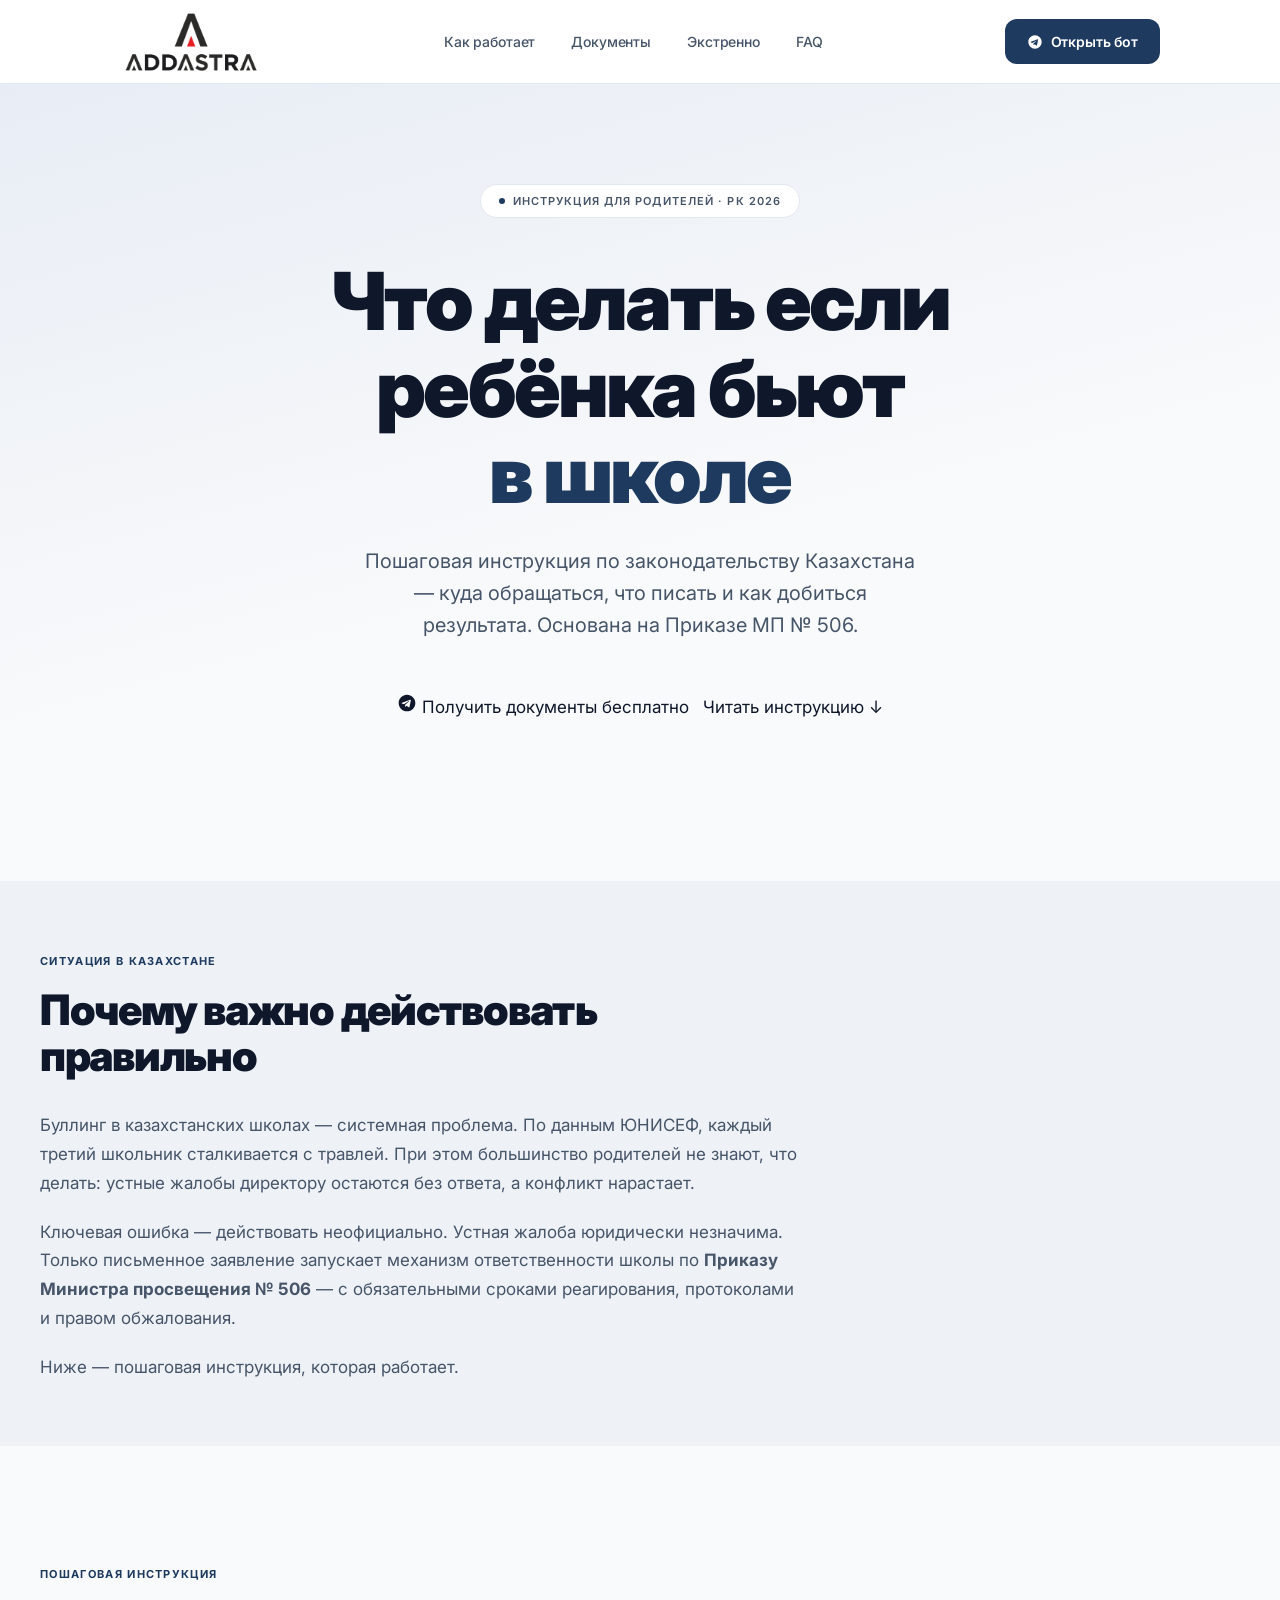
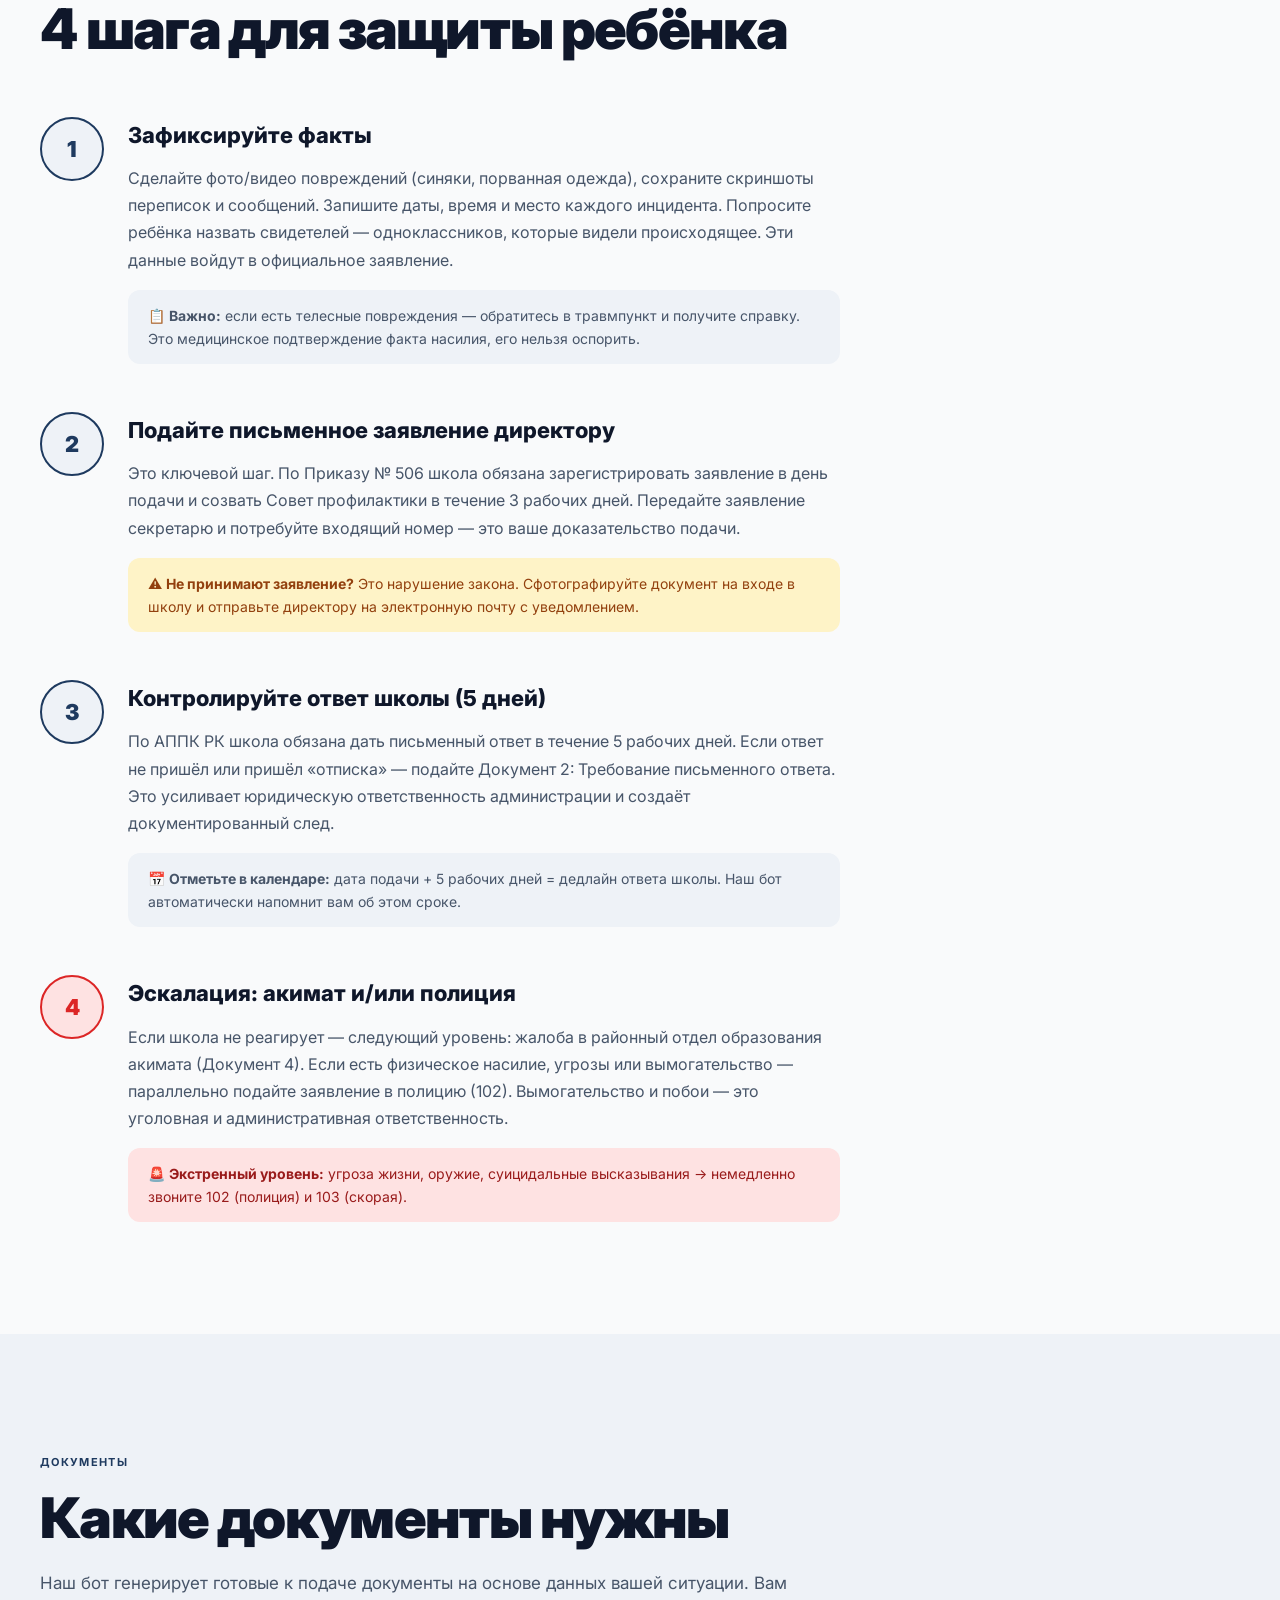
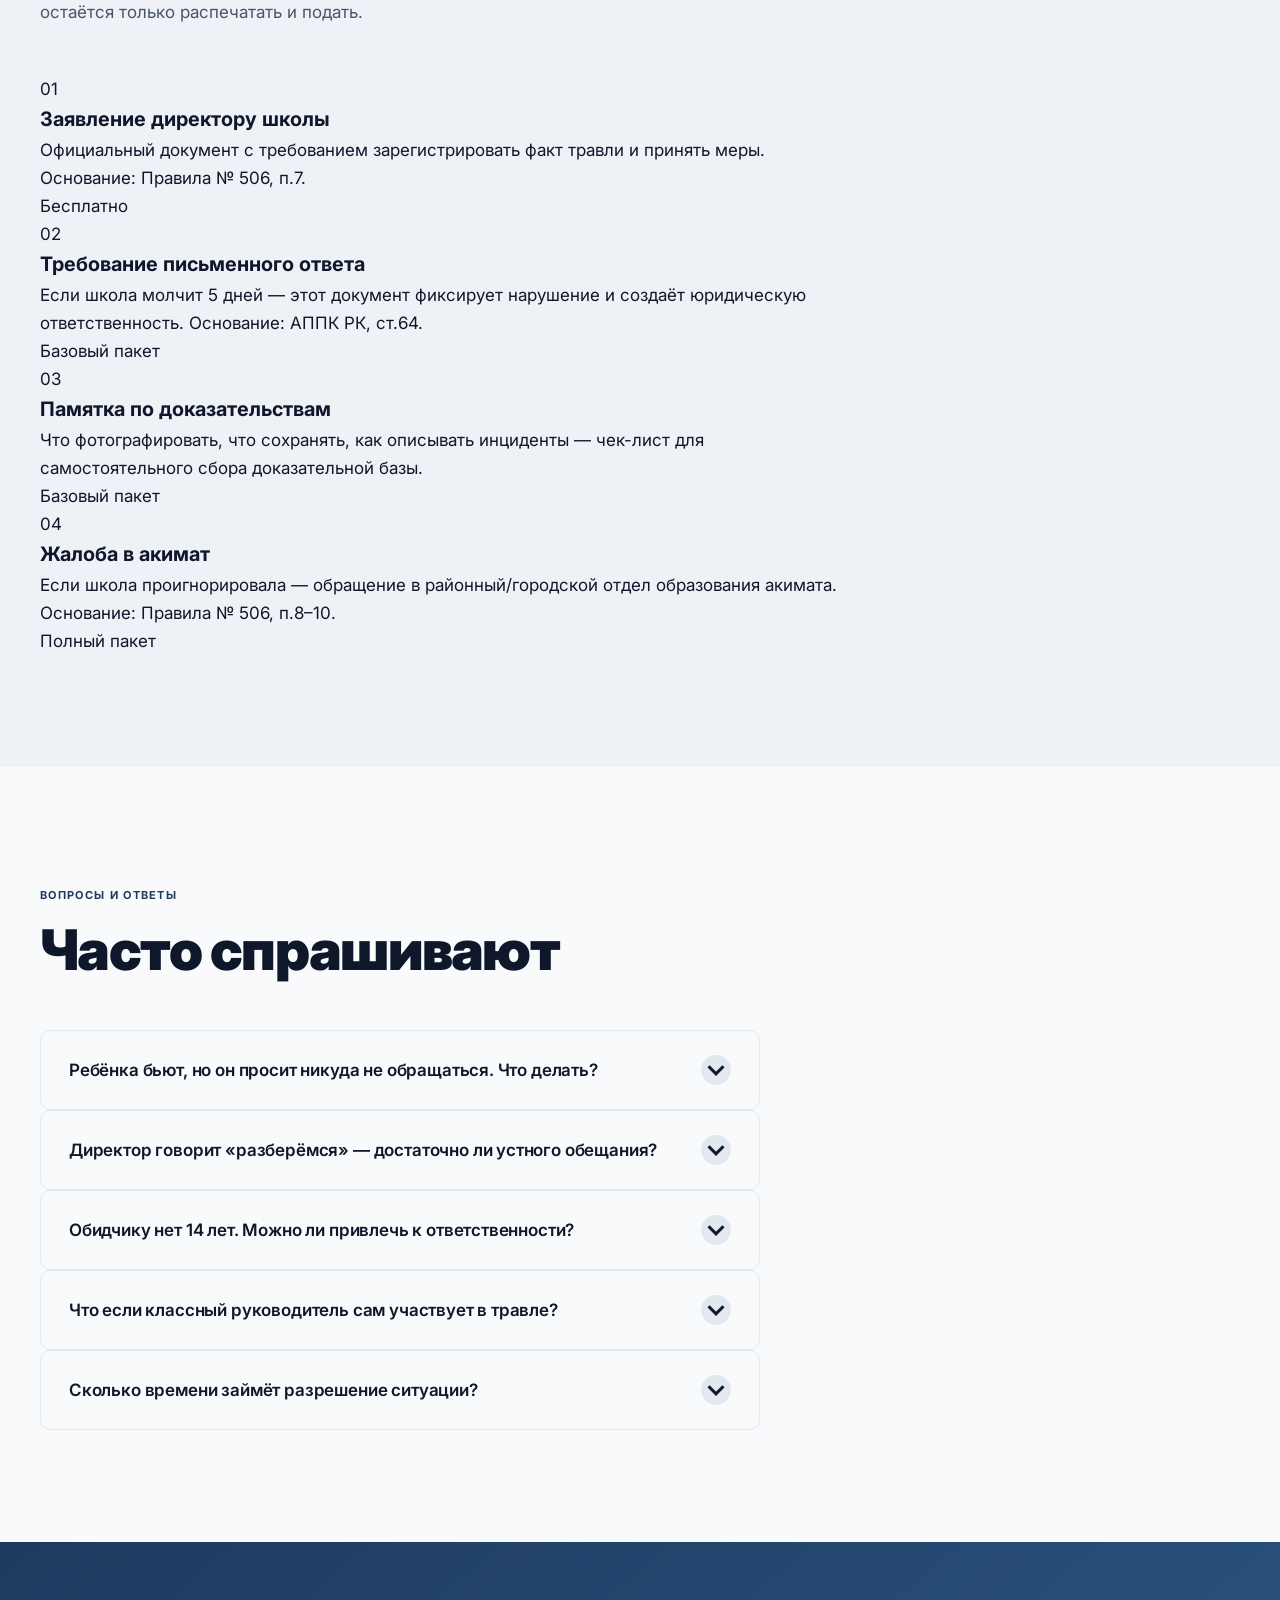
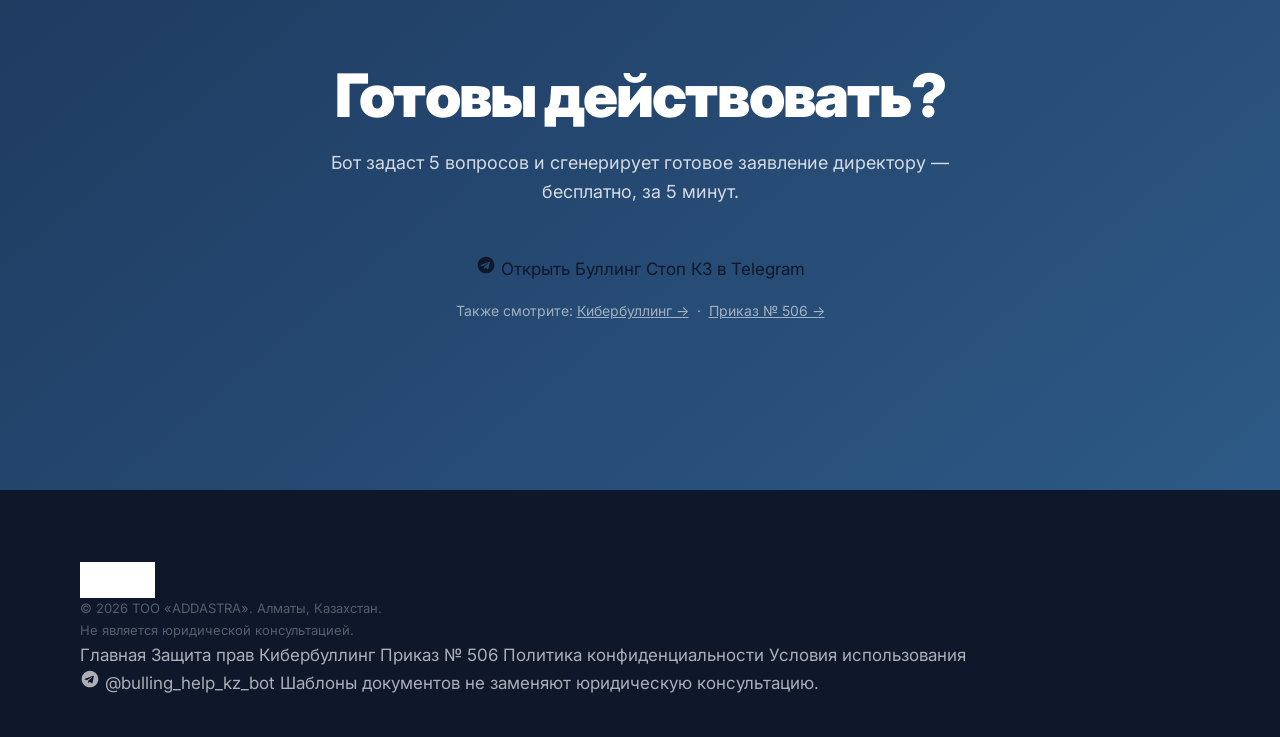
<file: docs/kak-zashitit-rebenka.html>
<!DOCTYPE html>
<html lang="ru">
<head>
  <meta charset="UTF-8">
  <meta name="viewport" content="width=device-width, initial-scale=1.0">
  <title>Что делать если ребёнка бьют в школе — защита прав по закону РК</title>
  <meta name="description" content="Пошаговая инструкция: что делать если ребёнка бьют или травят в школе в Казахстане. Куда обращаться, какие документы подавать, как работает Приказ МП № 506.">
  <meta name="robots" content="index, follow">
  <link rel="canonical" href="https://stop-bullying.kz/kak-zashitit-rebenka">

  <meta property="og:title" content="Что делать если ребёнка бьют в школе — пошаговая инструкция для родителей РК">
  <meta property="og:description" content="Куда идти, что писать, как защитить ребёнка от травли в казахстанской школе. Бесплатная помощь от Буллинг Стоп КЗ.">
  <meta property="og:type" content="article">
  <meta property="og:url" content="https://stop-bullying.kz/kak-zashitit-rebenka">
  <meta property="og:locale" content="ru_KZ">

  <link rel="icon" type="image/png" href="addastra-logo.png">
  <link rel="preconnect" href="https://fonts.googleapis.com">
  <link rel="preconnect" href="https://fonts.gstatic.com" crossorigin>
  <link rel="stylesheet" href="styles.css">

  <script type="application/ld+json">
  {
    "@context": "https://schema.org",
    "@type": "Article",
    "headline": "Что делать если ребёнка бьют или травят в школе — защита прав по закону РК",
    "description": "Пошаговая инструкция для родителей в Казахстане: куда обращаться, какие документы подавать, как действовать по Приказу МП № 506.",
    "author": { "@type": "Organization", "name": "ADDASTRA" },
    "publisher": {
      "@type": "Organization",
      "name": "ADDASTRA",
      "logo": { "@type": "ImageObject", "url": "https://stop-bullying.kz/addastra-logo.png" }
    },
    "datePublished": "2026-04-06",
    "dateModified": "2026-04-18",
    "mainEntityOfPage": { "@type": "WebPage", "@id": "https://stop-bullying.kz/kak-zashitit-rebenka" }
  }
  </script>
</head>
<body>

<!-- ==================== NAVIGATION ==================== -->
<nav class="nav" role="navigation" aria-label="Основная навигация">
  <div class="nav__inner">
    <a href="/" class="nav__logo" aria-label="На главную">
      <img src="addastra-logo.png" alt="ADDASTRA" loading="eager">
    </a>
    <div class="nav__links" role="list">
      <a href="/#how" class="nav__link" role="listitem">Как работает</a>
      <a href="/#docs" class="nav__link" role="listitem">Документы</a>
      <a href="/#emergency" class="nav__link" role="listitem">Экстренно</a>
      <a href="/#faq" class="nav__link" role="listitem">FAQ</a>
    </div>
    <a
      href="https://t.me/bulling_help_kz_bot"
      class="nav__cta"
      target="_blank"
      rel="noopener noreferrer"
      data-analytics="nav-cta"
    >
      <svg width="16" height="16" viewBox="0 0 24 24" fill="currentColor" aria-hidden="true">
        <path d="M12 2C6.48 2 2 6.48 2 12s4.48 10 10 10 10-4.48 10-10S17.52 2 12 2zm4.64 6.8l-1.68 7.92c-.12.56-.46.7-.94.44l-2.6-1.92-1.26 1.22c-.14.14-.26.26-.52.26l.18-2.64 4.74-4.28c.2-.18-.04-.28-.32-.1l-5.86 3.7-2.52-.8c-.55-.17-.56-.55.12-.81l9.82-3.79c.46-.16.86.11.84.8z"/>
      </svg>
      Открыть бот
    </a>
  </div>
</nav>

<!-- ==================== HERO ==================== -->
<section class="hero" style="min-height:60vh" aria-labelledby="seo-heading">
  <div class="hero__inner">
    <div class="hero__badge">
      <span class="hero__badge-dot" aria-hidden="true"></span>
      Инструкция для родителей · РК 2026
    </div>
    <h1 id="seo-heading">
      Что делать если<br>
      ребёнка бьют<br>
      <span style="color:var(--primary)">в школе</span>
    </h1>
    <p class="hero__sub">
      Пошаговая инструкция по законодательству Казахстана — куда обращаться,
      что писать и как добиться результата. Основана на Приказе МП № 506.
    </p>
    <div class="hero__actions">
      <a
        href="https://t.me/bulling_help_kz_bot"
        class="btn btn--primary btn--lg"
        target="_blank"
        rel="noopener noreferrer"
        data-analytics="hero-cta-seo1"
      >
        <svg width="20" height="20" viewBox="0 0 24 24" fill="currentColor" aria-hidden="true">
          <path d="M12 2C6.48 2 2 6.48 2 12s4.48 10 10 10 10-4.48 10-10S17.52 2 12 2zm4.64 6.8l-1.68 7.92c-.12.56-.46.7-.94.44l-2.6-1.92-1.26 1.22c-.14.14-.26.26-.52.26l.18-2.64 4.74-4.28c.2-.18-.04-.28-.32-.1l-5.86 3.7-2.52-.8c-.55-.17-.56-.55.12-.81l9.82-3.79c.46-.16.86.11.84.8z"/>
        </svg>
        Получить документы бесплатно
      </a>
      <a href="#steps" class="btn btn--ghost btn--lg">Читать инструкцию ↓</a>
    </div>
  </div>
</section>

<!-- ==================== INTRO ==================== -->
<section class="section" style="padding-top:64px;padding-bottom:64px;background:var(--surface-soft)">
  <div class="section__inner" style="max-width:760px">
    <p class="section-label">ситуация в Казахстане</p>
    <h2 class="section-title" style="font-size:clamp(28px,4vw,42px)">Почему важно действовать правильно</h2>
    <div style="margin-top:32px;display:flex;flex-direction:column;gap:20px;font-size:17px;line-height:1.7;color:var(--text-secondary)">
      <p>
        Буллинг в казахстанских школах — системная проблема. По данным ЮНИСЕФ, каждый третий
        школьник сталкивается с травлей. При этом большинство родителей не знают, что делать:
        устные жалобы директору остаются без ответа, а конфликт нарастает.
      </p>
      <p>
        Ключевая ошибка — действовать неофициально. Устная жалоба юридически незначима.
        Только письменное заявление запускает механизм ответственности школы по
        <strong>Приказу Министра просвещения № 506</strong> — с обязательными сроками
        реагирования, протоколами и правом обжалования.
      </p>
      <p>
        Ниже — пошаговая инструкция, которая работает.
      </p>
    </div>
  </div>
</section>

<!-- ==================== STEPS ==================== -->
<section class="section" id="steps">
  <div class="section__inner" style="max-width:800px">
    <p class="section-label">пошаговая инструкция</p>
    <h2 class="section-title">4 шага для защиты ребёнка</h2>

    <div style="margin-top:56px;display:flex;flex-direction:column;gap:48px">

      <!-- Step 1 -->
      <div style="display:grid;grid-template-columns:64px 1fr;gap:24px;align-items:start">
        <div style="width:64px;height:64px;background:var(--surface-soft);border:2px solid var(--primary);border-radius:50%;display:flex;align-items:center;justify-content:center;font-size:22px;font-weight:900;color:var(--primary);flex-shrink:0">1</div>
        <div>
          <h3 style="font-size:22px;font-weight:800;margin-bottom:12px;color:var(--text-primary)">Зафиксируйте факты</h3>
          <p style="color:var(--text-secondary);line-height:1.7;font-size:16px">
            Сделайте фото/видео повреждений (синяки, порванная одежда), сохраните скриншоты переписок и
            сообщений. Запишите даты, время и место каждого инцидента. Попросите ребёнка назвать свидетелей —
            одноклассников, которые видели происходящее. Эти данные войдут в официальное заявление.
          </p>
          <div style="margin-top:16px;padding:14px 20px;background:var(--surface-soft);border-radius:12px;font-size:14px;color:var(--text-secondary)">
            📋 <strong>Важно:</strong> если есть телесные повреждения — обратитесь в травмпункт и получите справку.
            Это медицинское подтверждение факта насилия, его нельзя оспорить.
          </div>
        </div>
      </div>

      <!-- Step 2 -->
      <div style="display:grid;grid-template-columns:64px 1fr;gap:24px;align-items:start">
        <div style="width:64px;height:64px;background:var(--surface-soft);border:2px solid var(--primary);border-radius:50%;display:flex;align-items:center;justify-content:center;font-size:22px;font-weight:900;color:var(--primary);flex-shrink:0">2</div>
        <div>
          <h3 style="font-size:22px;font-weight:800;margin-bottom:12px;color:var(--text-primary)">Подайте письменное заявление директору</h3>
          <p style="color:var(--text-secondary);line-height:1.7;font-size:16px">
            Это ключевой шаг. По Приказу № 506 школа обязана зарегистрировать заявление в день
            подачи и созвать Совет профилактики в течение 3 рабочих дней. Передайте заявление
            секретарю и потребуйте входящий номер — это ваше доказательство подачи.
          </p>
          <div style="margin-top:16px;padding:14px 20px;background:#FEF3C7;border-radius:12px;font-size:14px;color:#92400E">
            ⚠️ <strong>Не принимают заявление?</strong> Это нарушение закона. Сфотографируйте
            документ на входе в школу и отправьте директору на электронную почту с уведомлением.
          </div>
        </div>
      </div>

      <!-- Step 3 -->
      <div style="display:grid;grid-template-columns:64px 1fr;gap:24px;align-items:start">
        <div style="width:64px;height:64px;background:var(--surface-soft);border:2px solid var(--primary);border-radius:50%;display:flex;align-items:center;justify-content:center;font-size:22px;font-weight:900;color:var(--primary);flex-shrink:0">3</div>
        <div>
          <h3 style="font-size:22px;font-weight:800;margin-bottom:12px;color:var(--text-primary)">Контролируйте ответ школы (5 дней)</h3>
          <p style="color:var(--text-secondary);line-height:1.7;font-size:16px">
            По АППК РК школа обязана дать письменный ответ в течение 5 рабочих дней. Если ответ
            не пришёл или пришёл «отписка» — подайте Документ 2: Требование письменного ответа.
            Это усиливает юридическую ответственность администрации и создаёт документированный след.
          </p>
          <div style="margin-top:16px;padding:14px 20px;background:var(--surface-soft);border-radius:12px;font-size:14px;color:var(--text-secondary)">
            📅 <strong>Отметьте в календаре:</strong> дата подачи + 5 рабочих дней = дедлайн
            ответа школы. Наш бот автоматически напомнит вам об этом сроке.
          </div>
        </div>
      </div>

      <!-- Step 4 -->
      <div style="display:grid;grid-template-columns:64px 1fr;gap:24px;align-items:start">
        <div style="width:64px;height:64px;background:#FEE2E2;border:2px solid var(--danger);border-radius:50%;display:flex;align-items:center;justify-content:center;font-size:22px;font-weight:900;color:var(--danger);flex-shrink:0">4</div>
        <div>
          <h3 style="font-size:22px;font-weight:800;margin-bottom:12px;color:var(--text-primary)">Эскалация: акимат и/или полиция</h3>
          <p style="color:var(--text-secondary);line-height:1.7;font-size:16px">
            Если школа не реагирует — следующий уровень: жалоба в районный отдел образования
            акимата (Документ 4). Если есть физическое насилие, угрозы или вымогательство —
            параллельно подайте заявление в полицию (102). Вымогательство и побои —
            это уголовная и административная ответственность.
          </p>
          <div style="margin-top:16px;padding:14px 20px;background:#FEE2E2;border-radius:12px;font-size:14px;color:#991B1B">
            🚨 <strong>Экстренный уровень:</strong> угроза жизни, оружие, суицидальные
            высказывания → немедленно звоните 102 (полиция) и 103 (скорая).
          </div>
        </div>
      </div>

    </div>
  </div>
</section>

<!-- ==================== DOCUMENTS ==================== -->
<section class="section" style="background:var(--surface-soft)">
  <div class="section__inner" style="max-width:800px">
    <p class="section-label">документы</p>
    <h2 class="section-title">Какие документы нужны</h2>
    <p style="margin-top:20px;font-size:17px;color:var(--text-secondary);line-height:1.7">
      Наш бот генерирует готовые к подаче документы на основе данных вашей ситуации.
      Вам остаётся только распечатать и подать.
    </p>

    <div class="docs-grid" style="margin-top:48px">
      <div class="doc-card">
        <div class="doc-card__number">01</div>
        <h3 class="doc-card__title">Заявление директору школы</h3>
        <p class="doc-card__desc">Официальный документ с требованием зарегистрировать факт травли и принять меры. Основание: Правила № 506, п.7.</p>
        <div class="doc-card__badge doc-card__badge--free">Бесплатно</div>
      </div>
      <div class="doc-card">
        <div class="doc-card__number">02</div>
        <h3 class="doc-card__title">Требование письменного ответа</h3>
        <p class="doc-card__desc">Если школа молчит 5 дней — этот документ фиксирует нарушение и создаёт юридическую ответственность. Основание: АППК РК, ст.64.</p>
        <div class="doc-card__badge">Базовый пакет</div>
      </div>
      <div class="doc-card">
        <div class="doc-card__number">03</div>
        <h3 class="doc-card__title">Памятка по доказательствам</h3>
        <p class="doc-card__desc">Что фотографировать, что сохранять, как описывать инциденты — чек-лист для самостоятельного сбора доказательной базы.</p>
        <div class="doc-card__badge">Базовый пакет</div>
      </div>
      <div class="doc-card">
        <div class="doc-card__number">04</div>
        <h3 class="doc-card__title">Жалоба в акимат</h3>
        <p class="doc-card__desc">Если школа проигнорировала — обращение в районный/городской отдел образования акимата. Основание: Правила № 506, п.8–10.</p>
        <div class="doc-card__badge">Полный пакет</div>
      </div>
    </div>
  </div>
</section>

<!-- ==================== FAQ ==================== -->
<section class="section" id="faq" aria-labelledby="faq-heading">
  <div class="section__inner" style="max-width:720px">
    <p class="section-label">вопросы и ответы</p>
    <h2 class="section-title" id="faq-heading">Часто спрашивают</h2>

    <div class="faq-list" style="margin-top:48px">

      <div class="faq-item">
        <button class="faq-item__q" aria-expanded="false">
          Ребёнка бьют, но он просит никуда не обращаться. Что делать?
          <svg class="faq-item__icon" width="20" height="20" viewBox="0 0 24 24" fill="none" stroke="currentColor" stroke-width="2.5" aria-hidden="true"><path d="M6 9l6 6 6-6"/></svg>
        </button>
        <div class="faq-item__a">
          <p>Это распространённая ситуация — дети боятся, что станет хуже. Объясните ребёнку, что вы будете действовать осторожно, без его прямого участия. Заявление подаётся от вашего имени как законного представителя. Конкретный обидчик в документе не обязан быть назван — вы описываете факты.</p>
        </div>
      </div>

      <div class="faq-item">
        <button class="faq-item__q" aria-expanded="false">
          Директор говорит «разберёмся» — достаточно ли устного обещания?
          <svg class="faq-item__icon" width="20" height="20" viewBox="0 0 24 24" fill="none" stroke="currentColor" stroke-width="2.5" aria-hidden="true"><path d="M6 9l6 6 6-6"/></svg>
        </button>
        <div class="faq-item__a">
          <p>Нет. Устное обещание юридически ничего не значит. Только письменное заявление запускает официальную процедуру по Приказу № 506 с обязательными сроками и документооборотом. После этого директор обязан созвать Совет профилактики и дать письменный ответ.</p>
        </div>
      </div>

      <div class="faq-item">
        <button class="faq-item__q" aria-expanded="false">
          Обидчику нет 14 лет. Можно ли привлечь к ответственности?
          <svg class="faq-item__icon" width="20" height="20" viewBox="0 0 24 24" fill="none" stroke="currentColor" stroke-width="2.5" aria-hidden="true"><path d="M6 9l6 6 6-6"/></svg>
        </button>
        <div class="faq-item__a">
          <p>До 14 лет уголовная ответственность не наступает. Однако школа обязана реагировать независимо от возраста — перевод в другой класс, работа с психологом, уведомление родителей обидчика. За ущерб, причинённый ребёнком до 14 лет, имущественную ответственность несут его родители (ГК РК ст.924).</p>
        </div>
      </div>

      <div class="faq-item">
        <button class="faq-item__q" aria-expanded="false">
          Что если классный руководитель сам участвует в травле?
          <svg class="faq-item__icon" width="20" height="20" viewBox="0 0 24 24" fill="none" stroke="currentColor" stroke-width="2.5" aria-hidden="true"><path d="M6 9l6 6 6-6"/></svg>
        </button>
        <div class="faq-item__a">
          <p>В этом случае заявление подаётся сразу директору, минуя классного руководителя, с явным указанием на участие педагога. Если директор бездействует — жалоба в отдел образования акимата. Участие учителя в травле — это грубое нарушение Кодекса педагогической этики и основание для дисциплинарного взыскания.</p>
        </div>
      </div>

      <div class="faq-item">
        <button class="faq-item__q" aria-expanded="false">
          Сколько времени займёт разрешение ситуации?
          <svg class="faq-item__icon" width="20" height="20" viewBox="0 0 24 24" fill="none" stroke="currentColor" stroke-width="2.5" aria-hidden="true"><path d="M6 9l6 6 6-6"/></svg>
        </button>
        <div class="faq-item__a">
          <p>При правильной подаче: школа обязана зарегистрировать заявление в день подачи, Совет профилактики — в течение 3 рабочих дней, письменный ответ — в течение 5 рабочих дней. Если соблюдать сроки и эскалировать при необходимости, большинство ситуаций решаются за 2–4 недели.</p>
        </div>
      </div>

    </div>
  </div>
</section>

<!-- ==================== CTA ==================== -->
<section class="final-cta" aria-labelledby="cta-heading">
  <div class="final-cta__inner">
    <h2 class="final-cta__title" id="cta-heading">
      Готовы действовать?
    </h2>
    <p class="final-cta__sub">
      Бот задаст 5 вопросов и сгенерирует готовое заявление директору — бесплатно, за 5 минут.
    </p>
    <a
      href="https://t.me/bulling_help_kz_bot"
      class="btn btn--white btn--lg"
      target="_blank"
      rel="noopener noreferrer"
      data-analytics="final-cta-seo1"
    >
      <svg width="20" height="20" viewBox="0 0 24 24" fill="currentColor" aria-hidden="true">
        <path d="M12 2C6.48 2 2 6.48 2 12s4.48 10 10 10 10-4.48 10-10S17.52 2 12 2zm4.64 6.8l-1.68 7.92c-.12.56-.46.7-.94.44l-2.6-1.92-1.26 1.22c-.14.14-.26.26-.52.26l.18-2.64 4.74-4.28c.2-.18-.04-.28-.32-.1l-5.86 3.7-2.52-.8c-.55-.17-.56-.55.12-.81l9.82-3.79c.46-.16.86.11.84.8z"/>
      </svg>
      Открыть Буллинг Стоп КЗ в Telegram
    </a>
    <p style="margin-top:16px;opacity:.7;font-size:14px">
      Также смотрите: <a href="/kiberbulling" style="color:inherit;text-decoration:underline">Кибербуллинг →</a> &nbsp;·&nbsp; <a href="/prikas-506" style="color:inherit;text-decoration:underline">Приказ № 506 →</a>
    </p>
  </div>
</section>

<!-- ==================== FOOTER ==================== -->
<footer class="footer" role="contentinfo">
  <div class="footer__inner">
    <div class="footer__brand">
      <img src="addastra-logo.png" alt="ADDASTRA" style="height:36px;filter:brightness(10)">
      <p class="footer__copy">
        © 2026 ТОО «ADDASTRA». Алматы, Казахстан.<br>
        Не является юридической консультацией.
      </p>
    </div>
    <nav class="footer__nav" aria-label="Навигация в подвале">
      <a href="/">Главная</a>
      <a href="/kak-zashitit-rebenka">Защита прав</a>
      <a href="/kiberbulling">Кибербуллинг</a>
      <a href="/prikas-506">Приказ № 506</a>
      <a href="/privacy">Политика конфиденциальности</a>
      <a href="/terms">Условия использования</a>
    </nav>
    <div class="footer__contacts">
      <a href="https://t.me/bulling_help_kz_bot" target="_blank" rel="noopener noreferrer" class="footer__tg">
        <svg width="20" height="20" viewBox="0 0 24 24" fill="currentColor" aria-hidden="true">
          <path d="M12 2C6.48 2 2 6.48 2 12s4.48 10 10 10 10-4.48 10-10S17.52 2 12 2zm4.64 6.8l-1.68 7.92c-.12.56-.46.7-.94.44l-2.6-1.92-1.26 1.22c-.14.14-.26.26-.52.26l.18-2.64 4.74-4.28c.2-.18-.04-.28-.32-.1l-5.86 3.7-2.52-.8c-.55-.17-.56-.55.12-.81l9.82-3.79c.46-.16.86.11.84.8z"/>
        </svg>
        @bulling_help_kz_bot
      </a>
      <span class="footer__disclaimer">
        Шаблоны документов не заменяют юридическую консультацию.
      </span>
    </div>
  </div>
</footer>

<script src="script.js"></script>
</body>
</html>
</file>
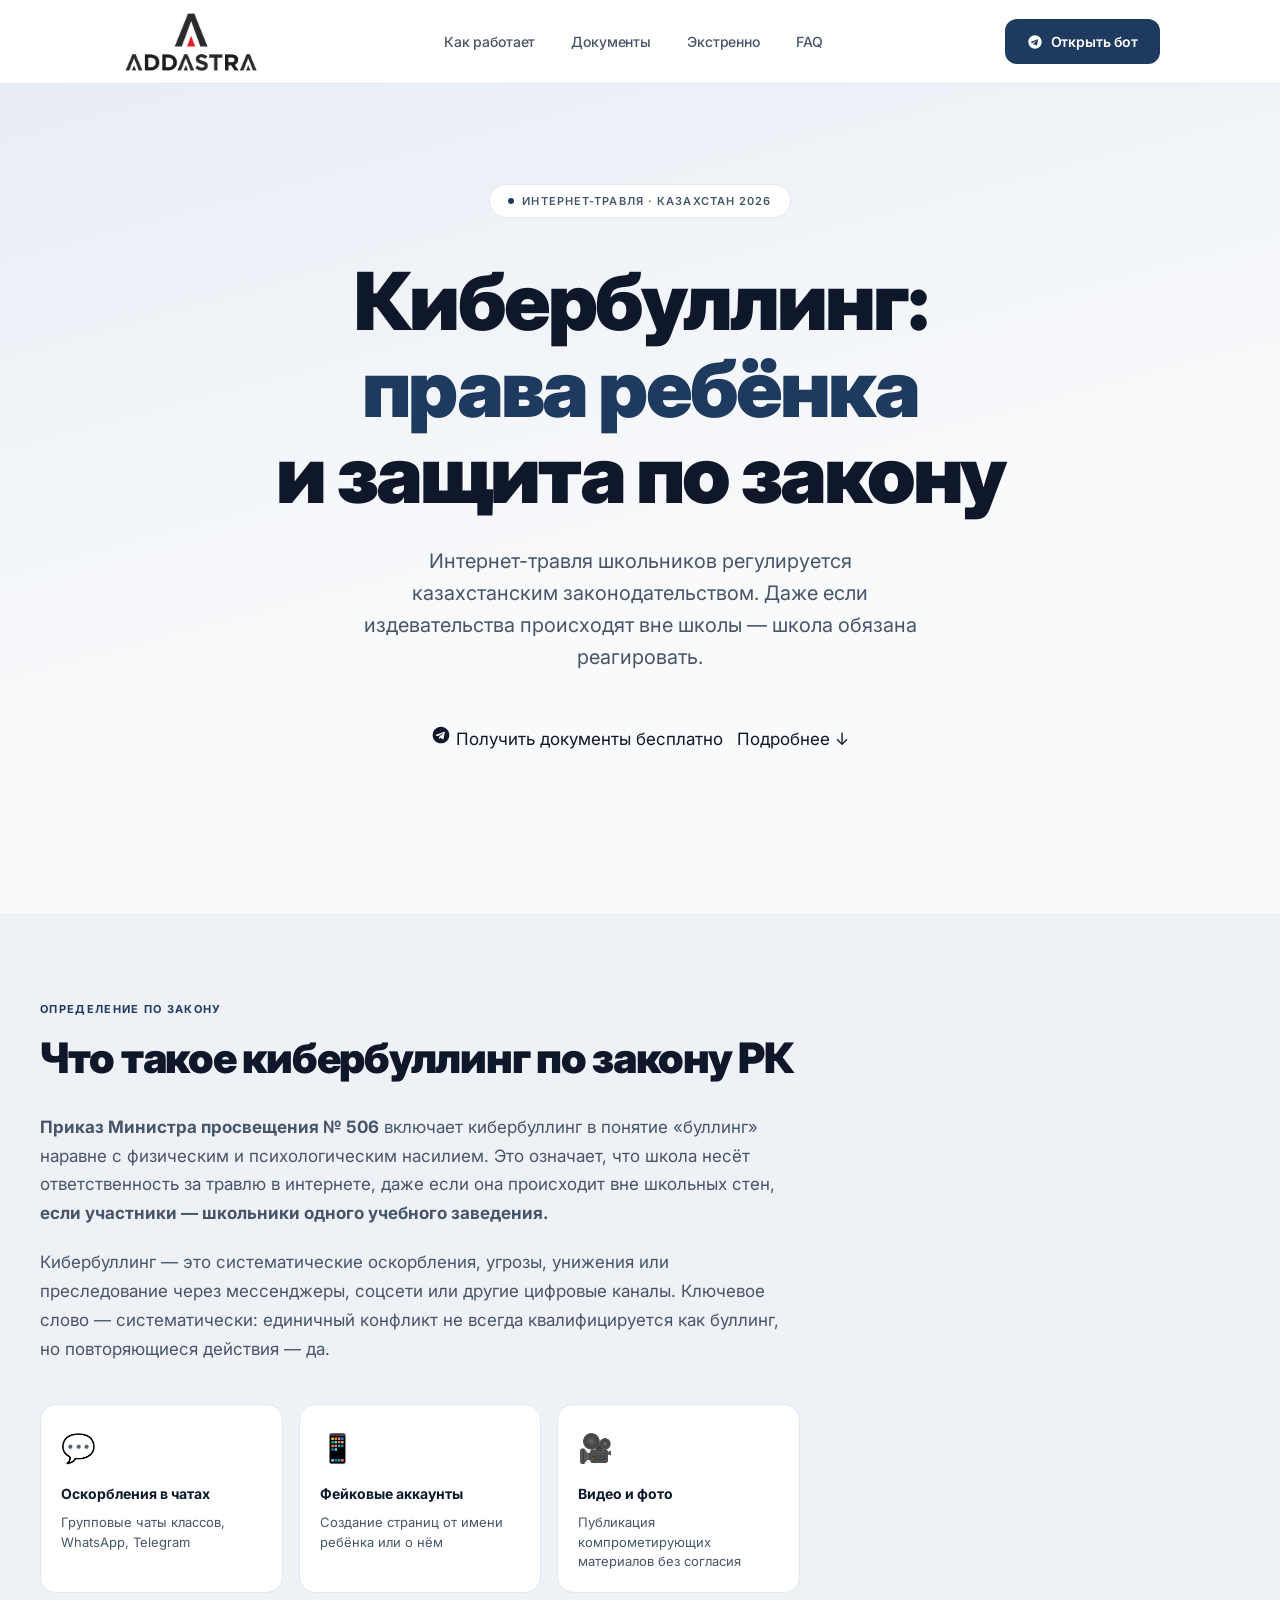
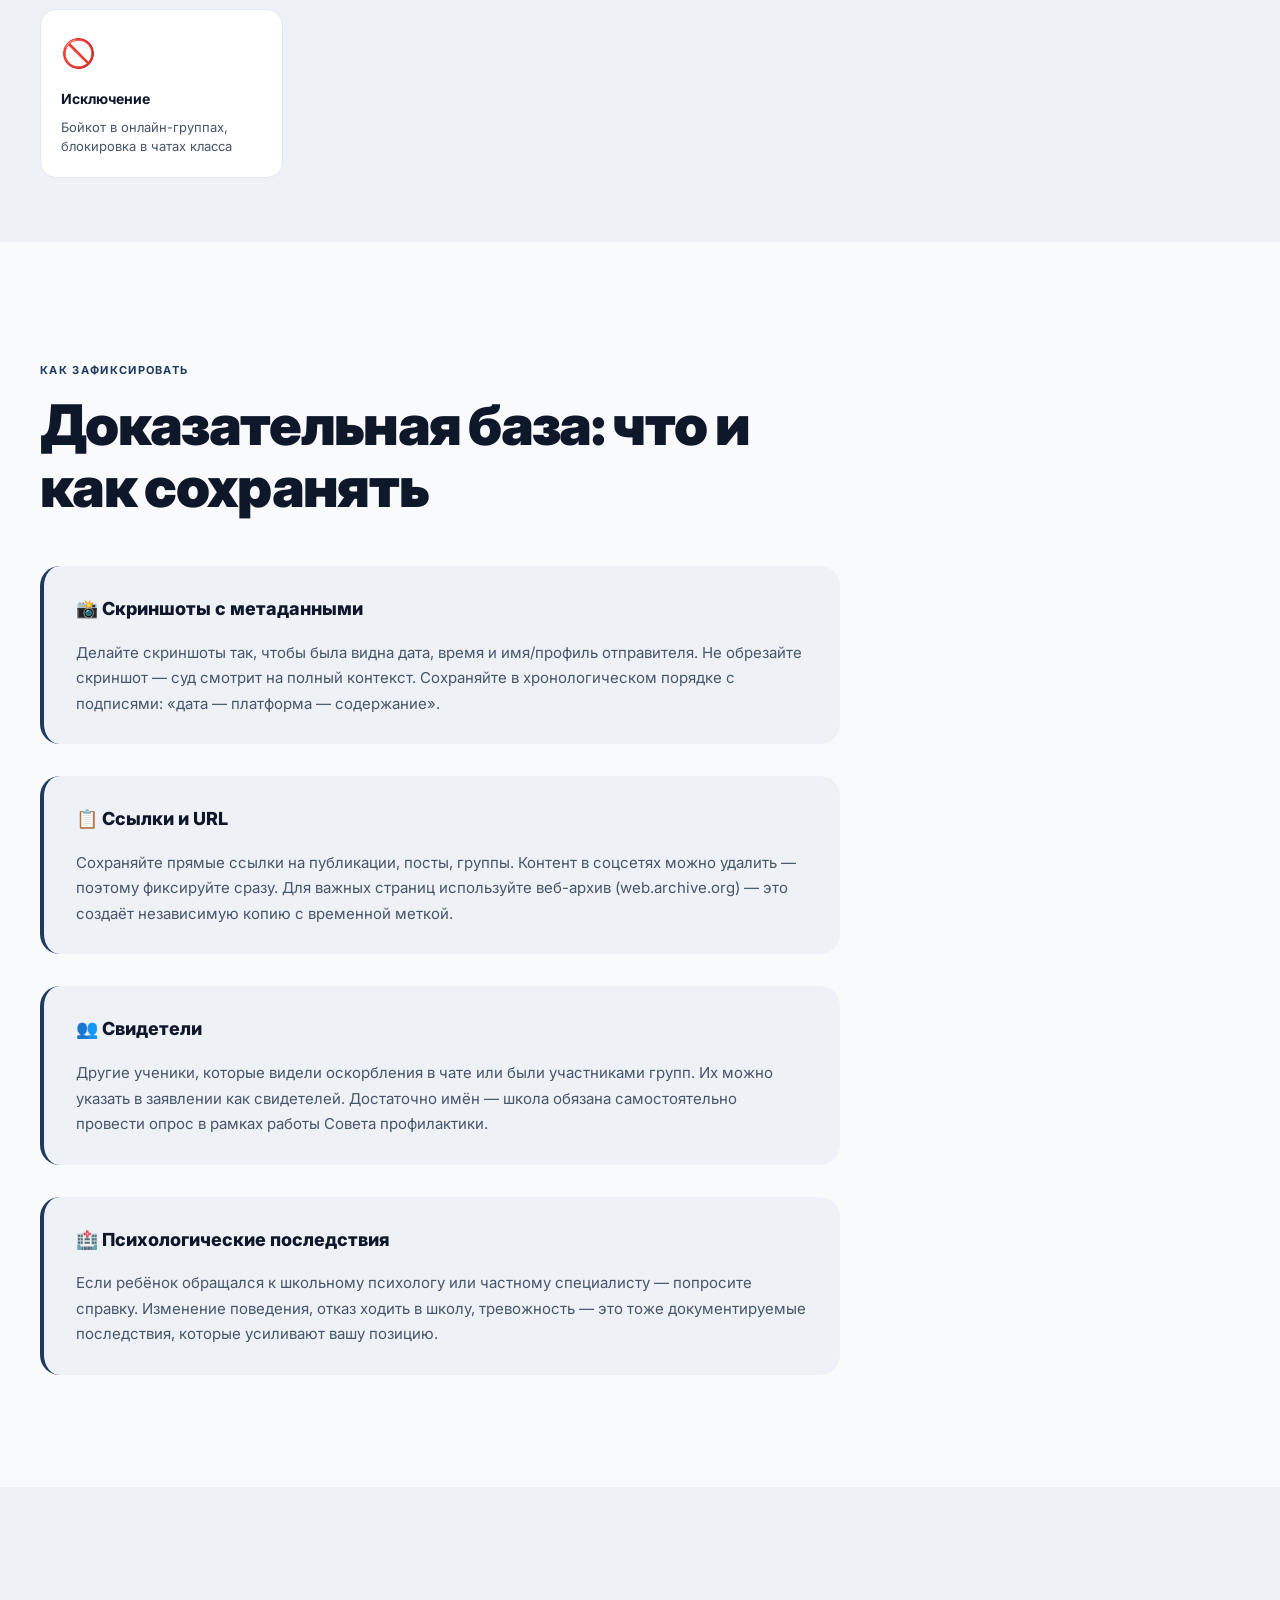
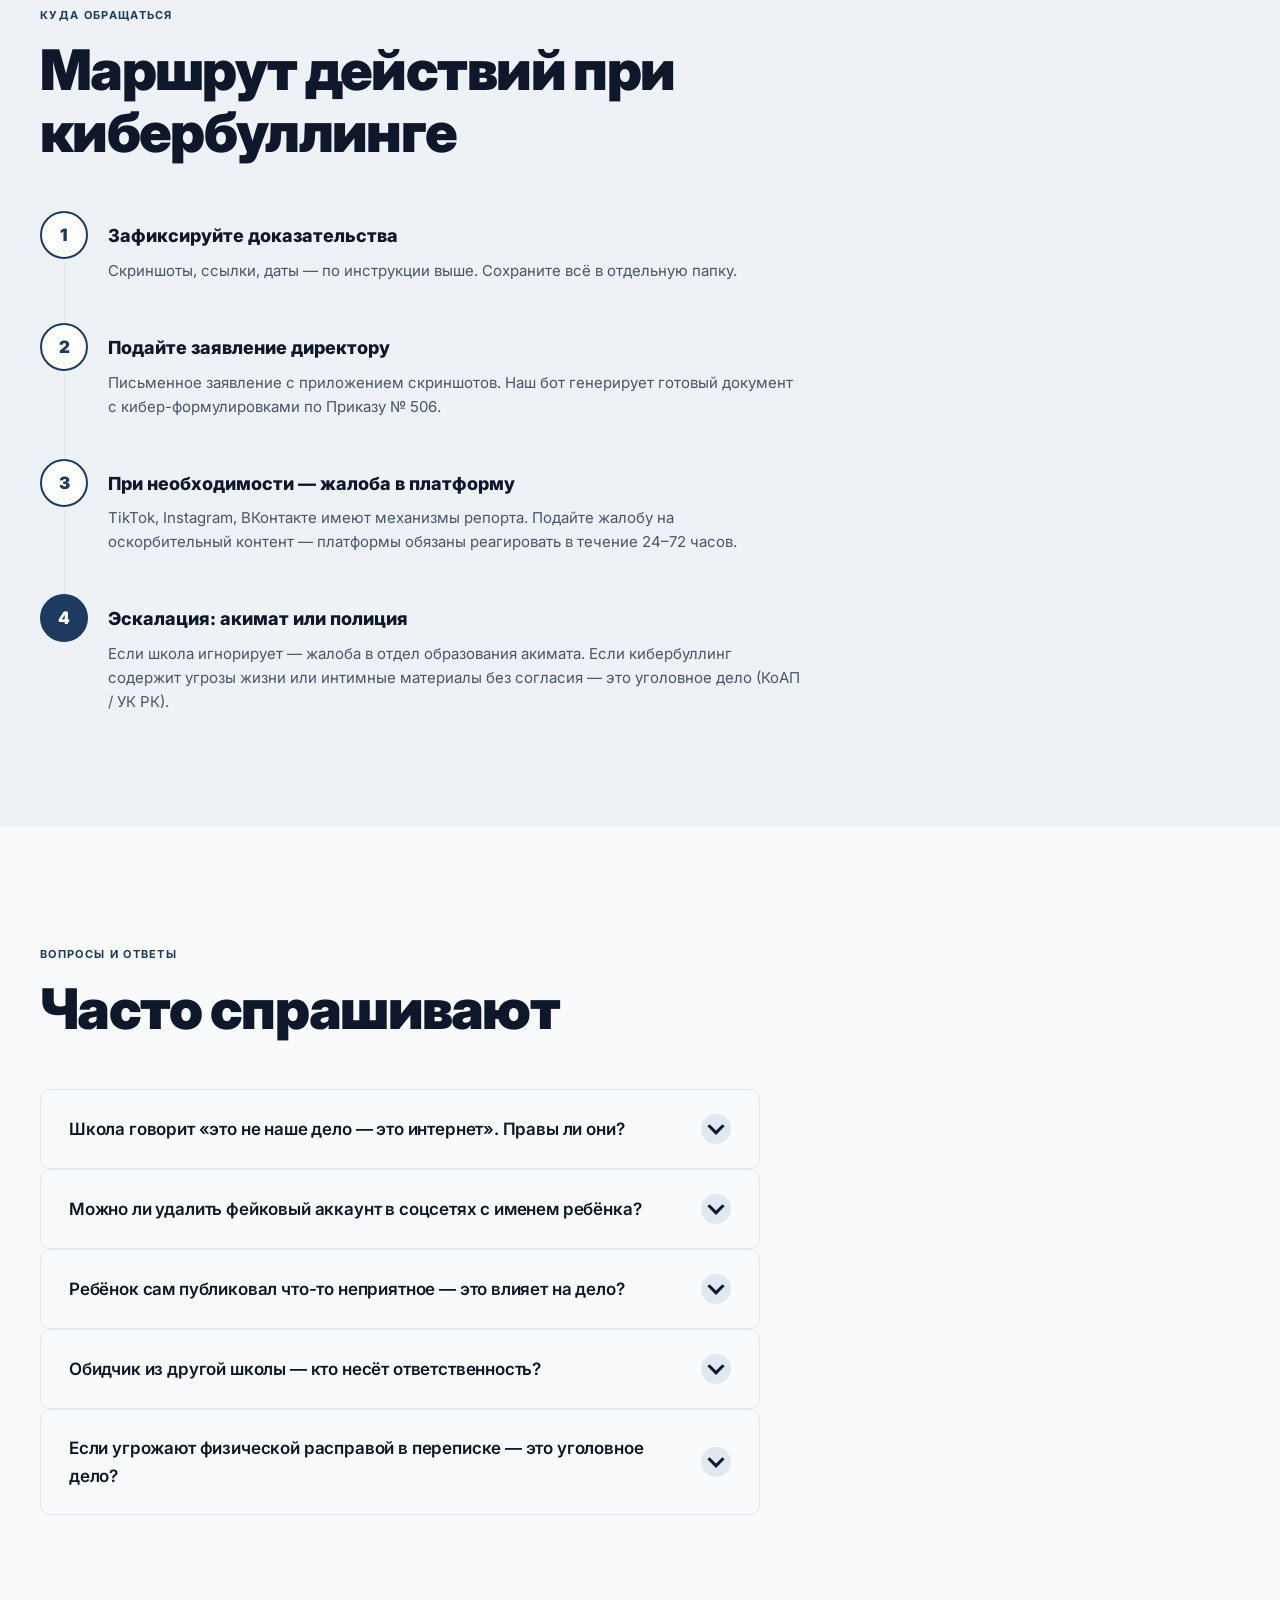
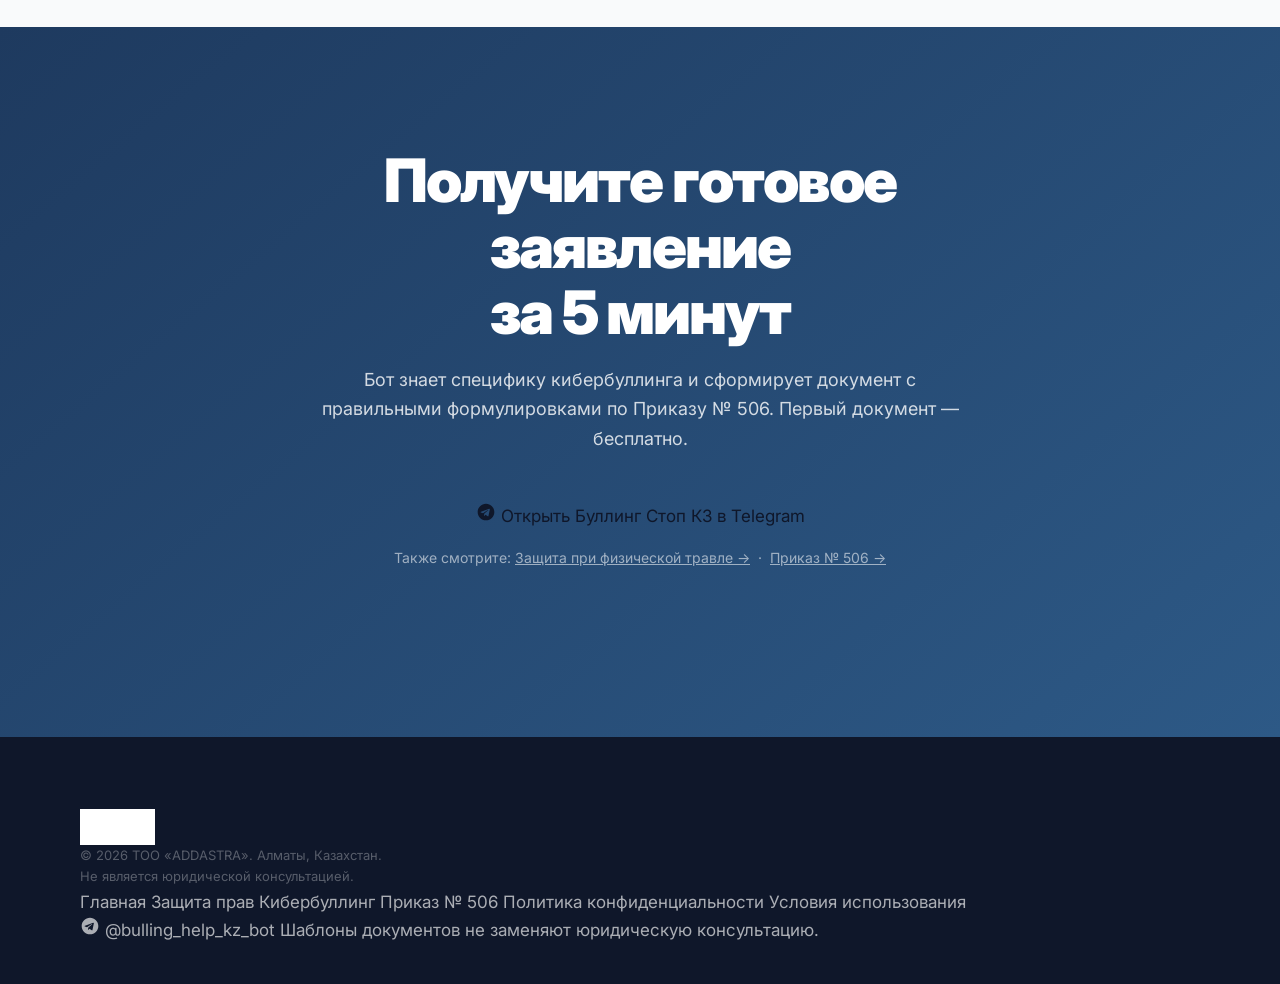
<file: docs/kiberbulling.html>
<!DOCTYPE html>
<html lang="ru">
<head>
  <meta charset="UTF-8">
  <meta name="viewport" content="width=device-width, initial-scale=1.0">
  <title>Кибербуллинг в Казахстане — права ребёнка и защита по закону</title>
  <meta name="description" content="Кибербуллинг: что это, как доказать и что делать по закону Казахстана. Права ребёнка при интернет-травле по Приказу МП № 506. Готовые документы за 5 минут.">
  <meta name="robots" content="index, follow">
  <link rel="canonical" href="https://stop-bullying.kz/kiberbulling">

  <meta property="og:title" content="Кибербуллинг в Казахстане — права ребёнка и пошаговая защита">
  <meta property="og:description" content="Что считается кибербуллингом, как фиксировать доказательства и куда обращаться по закону РК. Бесплатная помощь от Буллинг Стоп КЗ.">
  <meta property="og:type" content="article">
  <meta property="og:url" content="https://stop-bullying.kz/kiberbulling">
  <meta property="og:locale" content="ru_KZ">

  <link rel="icon" type="image/png" href="addastra-logo.png">
  <link rel="preconnect" href="https://fonts.googleapis.com">
  <link rel="preconnect" href="https://fonts.gstatic.com" crossorigin>
  <link rel="stylesheet" href="styles.css">

  <script type="application/ld+json">
  {
    "@context": "https://schema.org",
    "@type": "Article",
    "headline": "Кибербуллинг в Казахстане: права ребёнка и защита по закону РК",
    "description": "Что считается кибербуллингом по казахстанскому законодательству, как доказать факт травли онлайн и как защитить ребёнка.",
    "author": { "@type": "Organization", "name": "ADDASTRA" },
    "publisher": {
      "@type": "Organization",
      "name": "ADDASTRA",
      "logo": { "@type": "ImageObject", "url": "https://stop-bullying.kz/addastra-logo.png" }
    },
    "datePublished": "2026-04-06",
    "dateModified": "2026-04-18",
    "mainEntityOfPage": { "@type": "WebPage", "@id": "https://stop-bullying.kz/kiberbulling" }
  }
  </script>
</head>
<body>

<!-- ==================== NAVIGATION ==================== -->
<nav class="nav" role="navigation" aria-label="Основная навигация">
  <div class="nav__inner">
    <a href="/" class="nav__logo" aria-label="На главную">
      <img src="addastra-logo.png" alt="ADDASTRA" loading="eager">
    </a>
    <div class="nav__links" role="list">
      <a href="/#how" class="nav__link" role="listitem">Как работает</a>
      <a href="/#docs" class="nav__link" role="listitem">Документы</a>
      <a href="/#emergency" class="nav__link" role="listitem">Экстренно</a>
      <a href="/#faq" class="nav__link" role="listitem">FAQ</a>
    </div>
    <a
      href="https://t.me/bulling_help_kz_bot"
      class="nav__cta"
      target="_blank"
      rel="noopener noreferrer"
      data-analytics="nav-cta"
    >
      <svg width="16" height="16" viewBox="0 0 24 24" fill="currentColor" aria-hidden="true">
        <path d="M12 2C6.48 2 2 6.48 2 12s4.48 10 10 10 10-4.48 10-10S17.52 2 12 2zm4.64 6.8l-1.68 7.92c-.12.56-.46.7-.94.44l-2.6-1.92-1.26 1.22c-.14.14-.26.26-.52.26l.18-2.64 4.74-4.28c.2-.18-.04-.28-.32-.1l-5.86 3.7-2.52-.8c-.55-.17-.56-.55.12-.81l9.82-3.79c.46-.16.86.11.84.8z"/>
      </svg>
      Открыть бот
    </a>
  </div>
</nav>

<!-- ==================== HERO ==================== -->
<section class="hero" style="min-height:60vh" aria-labelledby="seo-heading">
  <div class="hero__inner">
    <div class="hero__badge">
      <span class="hero__badge-dot" aria-hidden="true"></span>
      Интернет-травля · Казахстан 2026
    </div>
    <h1 id="seo-heading">
      Кибербуллинг:<br>
      <span style="color:var(--primary)">права ребёнка</span><br>
      и защита по закону
    </h1>
    <p class="hero__sub">
      Интернет-травля школьников регулируется казахстанским законодательством.
      Даже если издевательства происходят вне школы — школа обязана реагировать.
    </p>
    <div class="hero__actions">
      <a
        href="https://t.me/bulling_help_kz_bot"
        class="btn btn--primary btn--lg"
        target="_blank"
        rel="noopener noreferrer"
        data-analytics="hero-cta-cyber"
      >
        <svg width="20" height="20" viewBox="0 0 24 24" fill="currentColor" aria-hidden="true">
          <path d="M12 2C6.48 2 2 6.48 2 12s4.48 10 10 10 10-4.48 10-10S17.52 2 12 2zm4.64 6.8l-1.68 7.92c-.12.56-.46.7-.94.44l-2.6-1.92-1.26 1.22c-.14.14-.26.26-.52.26l.18-2.64 4.74-4.28c.2-.18-.04-.28-.32-.1l-5.86 3.7-2.52-.8c-.55-.17-.56-.55.12-.81l9.82-3.79c.46-.16.86.11.84.8z"/>
        </svg>
        Получить документы бесплатно
      </a>
      <a href="#what-is" class="btn btn--ghost btn--lg">Подробнее ↓</a>
    </div>
  </div>
</section>

<!-- ==================== WHAT IS ==================== -->
<section class="section" id="what-is" style="padding-top:80px;padding-bottom:64px;background:var(--surface-soft)">
  <div class="section__inner" style="max-width:760px">
    <p class="section-label">определение по закону</p>
    <h2 class="section-title" style="font-size:clamp(28px,4vw,42px)">Что такое кибербуллинг по закону РК</h2>
    <div style="margin-top:32px;display:flex;flex-direction:column;gap:20px;font-size:17px;line-height:1.7;color:var(--text-secondary)">
      <p>
        <strong>Приказ Министра просвещения № 506</strong> включает кибербуллинг в понятие «буллинг»
        наравне с физическим и психологическим насилием. Это означает, что школа несёт
        ответственность за травлю в интернете, даже если она происходит вне школьных стен,
        <strong>если участники — школьники одного учебного заведения.</strong>
      </p>
      <p>
        Кибербуллинг — это систематические оскорбления, угрозы, унижения или преследование
        через мессенджеры, соцсети или другие цифровые каналы. Ключевое слово — систематически:
        единичный конфликт не всегда квалифицируется как буллинг, но повторяющиеся действия — да.
      </p>
    </div>

    <div style="margin-top:40px;display:grid;grid-template-columns:repeat(auto-fit,minmax(200px,1fr));gap:16px">
      <div style="padding:20px;background:white;border-radius:16px;border:1px solid var(--border)">
        <div style="font-size:28px;margin-bottom:8px">💬</div>
        <strong style="font-size:14px;color:var(--text-primary)">Оскорбления в чатах</strong>
        <p style="font-size:13px;color:var(--text-secondary);margin-top:6px;line-height:1.5">Групповые чаты классов, WhatsApp, Telegram</p>
      </div>
      <div style="padding:20px;background:white;border-radius:16px;border:1px solid var(--border)">
        <div style="font-size:28px;margin-bottom:8px">📱</div>
        <strong style="font-size:14px;color:var(--text-primary)">Фейковые аккаунты</strong>
        <p style="font-size:13px;color:var(--text-secondary);margin-top:6px;line-height:1.5">Создание страниц от имени ребёнка или о нём</p>
      </div>
      <div style="padding:20px;background:white;border-radius:16px;border:1px solid var(--border)">
        <div style="font-size:28px;margin-bottom:8px">🎥</div>
        <strong style="font-size:14px;color:var(--text-primary)">Видео и фото</strong>
        <p style="font-size:13px;color:var(--text-secondary);margin-top:6px;line-height:1.5">Публикация компрометирующих материалов без согласия</p>
      </div>
      <div style="padding:20px;background:white;border-radius:16px;border:1px solid var(--border)">
        <div style="font-size:28px;margin-bottom:8px">🚫</div>
        <strong style="font-size:14px;color:var(--text-primary)">Исключение</strong>
        <p style="font-size:13px;color:var(--text-secondary);margin-top:6px;line-height:1.5">Бойкот в онлайн-группах, блокировка в чатах класса</p>
      </div>
    </div>
  </div>
</section>

<!-- ==================== HOW TO PROVE ==================== -->
<section class="section">
  <div class="section__inner" style="max-width:800px">
    <p class="section-label">как зафиксировать</p>
    <h2 class="section-title">Доказательная база: что и как сохранять</h2>

    <div style="margin-top:48px;display:flex;flex-direction:column;gap:32px">

      <div style="padding:28px 32px;background:var(--surface-soft);border-radius:20px;border-left:4px solid var(--primary)">
        <h3 style="font-size:18px;font-weight:800;margin-bottom:16px;color:var(--text-primary)">
          📸 Скриншоты с метаданными
        </h3>
        <p style="color:var(--text-secondary);line-height:1.7;font-size:15px">
          Делайте скриншоты так, чтобы была видна дата, время и имя/профиль отправителя.
          Не обрезайте скриншот — суд смотрит на полный контекст. Сохраняйте в хронологическом
          порядке с подписями: «дата — платформа — содержание».
        </p>
      </div>

      <div style="padding:28px 32px;background:var(--surface-soft);border-radius:20px;border-left:4px solid var(--primary)">
        <h3 style="font-size:18px;font-weight:800;margin-bottom:16px;color:var(--text-primary)">
          📋 Ссылки и URL
        </h3>
        <p style="color:var(--text-secondary);line-height:1.7;font-size:15px">
          Сохраняйте прямые ссылки на публикации, посты, группы. Контент в соцсетях можно
          удалить — поэтому фиксируйте сразу. Для важных страниц используйте
          веб-архив (web.archive.org) — это создаёт независимую копию с временной меткой.
        </p>
      </div>

      <div style="padding:28px 32px;background:var(--surface-soft);border-radius:20px;border-left:4px solid var(--primary)">
        <h3 style="font-size:18px;font-weight:800;margin-bottom:16px;color:var(--text-primary)">
          👥 Свидетели
        </h3>
        <p style="color:var(--text-secondary);line-height:1.7;font-size:15px">
          Другие ученики, которые видели оскорбления в чате или были участниками групп.
          Их можно указать в заявлении как свидетелей. Достаточно имён — школа
          обязана самостоятельно провести опрос в рамках работы Совета профилактики.
        </p>
      </div>

      <div style="padding:28px 32px;background:var(--surface-soft);border-radius:20px;border-left:4px solid var(--primary)">
        <h3 style="font-size:18px;font-weight:800;margin-bottom:16px;color:var(--text-primary)">
          🏥 Психологические последствия
        </h3>
        <p style="color:var(--text-secondary);line-height:1.7;font-size:15px">
          Если ребёнок обращался к школьному психологу или частному специалисту — попросите
          справку. Изменение поведения, отказ ходить в школу, тревожность — это тоже
          документируемые последствия, которые усиливают вашу позицию.
        </p>
      </div>

    </div>
  </div>
</section>

<!-- ==================== STEPS ==================== -->
<section class="section" style="background:var(--surface-soft)">
  <div class="section__inner" style="max-width:760px">
    <p class="section-label">куда обращаться</p>
    <h2 class="section-title">Маршрут действий при кибербуллинге</h2>

    <div style="margin-top:48px;display:flex;flex-direction:column;gap:0">

      <div style="display:flex;gap:20px;padding-bottom:40px;position:relative">
        <div style="position:absolute;left:24px;top:52px;bottom:0;width:2px;background:var(--border)"></div>
        <div style="width:48px;height:48px;background:white;border:2px solid var(--primary);border-radius:50%;display:flex;align-items:center;justify-content:center;font-weight:900;color:var(--primary);flex-shrink:0;z-index:1">1</div>
        <div style="padding-top:10px">
          <h3 style="font-weight:800;font-size:18px;margin-bottom:8px">Зафиксируйте доказательства</h3>
          <p style="color:var(--text-secondary);font-size:15px;line-height:1.6">Скриншоты, ссылки, даты — по инструкции выше. Сохраните всё в отдельную папку.</p>
        </div>
      </div>

      <div style="display:flex;gap:20px;padding-bottom:40px;position:relative">
        <div style="position:absolute;left:24px;top:52px;bottom:0;width:2px;background:var(--border)"></div>
        <div style="width:48px;height:48px;background:white;border:2px solid var(--primary);border-radius:50%;display:flex;align-items:center;justify-content:center;font-weight:900;color:var(--primary);flex-shrink:0;z-index:1">2</div>
        <div style="padding-top:10px">
          <h3 style="font-weight:800;font-size:18px;margin-bottom:8px">Подайте заявление директору</h3>
          <p style="color:var(--text-secondary);font-size:15px;line-height:1.6">Письменное заявление с приложением скриншотов. Наш бот генерирует готовый документ с кибер-формулировками по Приказу № 506.</p>
        </div>
      </div>

      <div style="display:flex;gap:20px;padding-bottom:40px;position:relative">
        <div style="position:absolute;left:24px;top:52px;bottom:0;width:2px;background:var(--border)"></div>
        <div style="width:48px;height:48px;background:white;border:2px solid var(--primary);border-radius:50%;display:flex;align-items:center;justify-content:center;font-weight:900;color:var(--primary);flex-shrink:0;z-index:1">3</div>
        <div style="padding-top:10px">
          <h3 style="font-weight:800;font-size:18px;margin-bottom:8px">При необходимости — жалоба в платформу</h3>
          <p style="color:var(--text-secondary);font-size:15px;line-height:1.6">TikTok, Instagram, ВКонтакте имеют механизмы репорта. Подайте жалобу на оскорбительный контент — платформы обязаны реагировать в течение 24–72 часов.</p>
        </div>
      </div>

      <div style="display:flex;gap:20px">
        <div style="width:48px;height:48px;background:var(--primary);border-radius:50%;display:flex;align-items:center;justify-content:center;font-weight:900;color:white;flex-shrink:0">4</div>
        <div style="padding-top:10px">
          <h3 style="font-weight:800;font-size:18px;margin-bottom:8px">Эскалация: акимат или полиция</h3>
          <p style="color:var(--text-secondary);font-size:15px;line-height:1.6">Если школа игнорирует — жалоба в отдел образования акимата. Если кибербуллинг содержит угрозы жизни или интимные материалы без согласия — это уголовное дело (КоАП / УК РК).</p>
        </div>
      </div>

    </div>
  </div>
</section>

<!-- ==================== FAQ ==================== -->
<section class="section" id="faq" aria-labelledby="faq-heading">
  <div class="section__inner" style="max-width:720px">
    <p class="section-label">вопросы и ответы</p>
    <h2 class="section-title" id="faq-heading">Часто спрашивают</h2>

    <div class="faq-list" style="margin-top:48px">

      <div class="faq-item">
        <button class="faq-item__q" aria-expanded="false">
          Школа говорит «это не наше дело — это интернет». Правы ли они?
          <svg class="faq-item__icon" width="20" height="20" viewBox="0 0 24 24" fill="none" stroke="currentColor" stroke-width="2.5" aria-hidden="true"><path d="M6 9l6 6 6-6"/></svg>
        </button>
        <div class="faq-item__a">
          <p>Нет. Приказ МП № 506 прямо включает кибербуллинг в сферу ответственности школы, если участники являются учениками одного учебного заведения. Школа обязана реагировать вне зависимости от того, где именно происходила травля — в классе или в WhatsApp-чате.</p>
        </div>
      </div>

      <div class="faq-item">
        <button class="faq-item__q" aria-expanded="false">
          Можно ли удалить фейковый аккаунт в соцсетях с именем ребёнка?
          <svg class="faq-item__icon" width="20" height="20" viewBox="0 0 24 24" fill="none" stroke="currentColor" stroke-width="2.5" aria-hidden="true"><path d="M6 9l6 6 6-6"/></svg>
        </button>
        <div class="faq-item__a">
          <p>Да. Каждая крупная платформа имеет форму жалобы на выдачу себя за другого человека. Перед подачей жалобы сделайте скриншоты — после удаления аккаунта доказательства исчезнут. Факт создания фейкового аккаунта также фиксируется в заявлении директору.</p>
        </div>
      </div>

      <div class="faq-item">
        <button class="faq-item__q" aria-expanded="false">
          Ребёнок сам публиковал что-то неприятное — это влияет на дело?
          <svg class="faq-item__icon" width="20" height="20" viewBox="0 0 24 24" fill="none" stroke="currentColor" stroke-width="2.5" aria-hidden="true"><path d="M6 9l6 6 6-6"/></svg>
        </button>
        <div class="faq-item__a">
          <p>Кибербуллинг определяется как систематические агрессивные действия в отношении ребёнка. Если ваш ребёнок также участвовал в конфликте, это может усложнить ситуацию, но не освобождает агрессоров от ответственности. В заявлении описывайте конкретные факты, направленные против вашего ребёнка.</p>
        </div>
      </div>

      <div class="faq-item">
        <button class="faq-item__q" aria-expanded="false">
          Обидчик из другой школы — кто несёт ответственность?
          <svg class="faq-item__icon" width="20" height="20" viewBox="0 0 24 24" fill="none" stroke="currentColor" stroke-width="2.5" aria-hidden="true"><path d="M6 9l6 6 6-6"/></svg>
        </button>
        <div class="faq-item__a">
          <p>Если обидчик учится в другой школе, ответственность школы вашего ребёнка ограничена — она не может напрямую влиять на ученика другого учреждения. В этом случае основной инструмент — заявление в полицию (КоАП РК ст.73) и обращение в отдел образования акимата обеих школ.</p>
        </div>
      </div>

      <div class="faq-item">
        <button class="faq-item__q" aria-expanded="false">
          Если угрожают физической расправой в переписке — это уголовное дело?
          <svg class="faq-item__icon" width="20" height="20" viewBox="0 0 24 24" fill="none" stroke="currentColor" stroke-width="2.5" aria-hidden="true"><path d="M6 9l6 6 6-6"/></svg>
        </button>
        <div class="faq-item__a">
          <p>Угроза убийством или причинением тяжкого вреда здоровью — статья 115 УК РК. Это основание для заявления в полицию (102). Уголовная ответственность наступает с 16 лет, однако материалы о малолетних передаются в подразделения по делам несовершеннолетних. Зафиксируйте скриншоты угроз и немедленно обратитесь в полицию.</p>
        </div>
      </div>

    </div>
  </div>
</section>

<!-- ==================== CTA ==================== -->
<section class="final-cta" aria-labelledby="cta-heading-cyber">
  <div class="final-cta__inner">
    <h2 class="final-cta__title" id="cta-heading-cyber">
      Получите готовое заявление<br>за 5 минут
    </h2>
    <p class="final-cta__sub">
      Бот знает специфику кибербуллинга и сформирует документ с правильными формулировками
      по Приказу № 506. Первый документ — бесплатно.
    </p>
    <a
      href="https://t.me/bulling_help_kz_bot"
      class="btn btn--white btn--lg"
      target="_blank"
      rel="noopener noreferrer"
      data-analytics="final-cta-cyber"
    >
      <svg width="20" height="20" viewBox="0 0 24 24" fill="currentColor" aria-hidden="true">
        <path d="M12 2C6.48 2 2 6.48 2 12s4.48 10 10 10 10-4.48 10-10S17.52 2 12 2zm4.64 6.8l-1.68 7.92c-.12.56-.46.7-.94.44l-2.6-1.92-1.26 1.22c-.14.14-.26.26-.52.26l.18-2.64 4.74-4.28c.2-.18-.04-.28-.32-.1l-5.86 3.7-2.52-.8c-.55-.17-.56-.55.12-.81l9.82-3.79c.46-.16.86.11.84.8z"/>
      </svg>
      Открыть Буллинг Стоп КЗ в Telegram
    </a>
    <p style="margin-top:16px;opacity:.7;font-size:14px">
      Также смотрите: <a href="/kak-zashitit-rebenka" style="color:inherit;text-decoration:underline">Защита при физической травле →</a> &nbsp;·&nbsp; <a href="/prikas-506" style="color:inherit;text-decoration:underline">Приказ № 506 →</a>
    </p>
  </div>
</section>

<!-- ==================== FOOTER ==================== -->
<footer class="footer" role="contentinfo">
  <div class="footer__inner">
    <div class="footer__brand">
      <img src="addastra-logo.png" alt="ADDASTRA" style="height:36px;filter:brightness(10)">
      <p class="footer__copy">
        © 2026 ТОО «ADDASTRA». Алматы, Казахстан.<br>
        Не является юридической консультацией.
      </p>
    </div>
    <nav class="footer__nav" aria-label="Навигация в подвале">
      <a href="/">Главная</a>
      <a href="/kak-zashitit-rebenka">Защита прав</a>
      <a href="/kiberbulling">Кибербуллинг</a>
      <a href="/prikas-506">Приказ № 506</a>
      <a href="/privacy">Политика конфиденциальности</a>
      <a href="/terms">Условия использования</a>
    </nav>
    <div class="footer__contacts">
      <a href="https://t.me/bulling_help_kz_bot" target="_blank" rel="noopener noreferrer" class="footer__tg">
        <svg width="20" height="20" viewBox="0 0 24 24" fill="currentColor" aria-hidden="true">
          <path d="M12 2C6.48 2 2 6.48 2 12s4.48 10 10 10 10-4.48 10-10S17.52 2 12 2zm4.64 6.8l-1.68 7.92c-.12.56-.46.7-.94.44l-2.6-1.92-1.26 1.22c-.14.14-.26.26-.52.26l.18-2.64 4.74-4.28c.2-.18-.04-.28-.32-.1l-5.86 3.7-2.52-.8c-.55-.17-.56-.55.12-.81l9.82-3.79c.46-.16.86.11.84.8z"/>
        </svg>
        @bulling_help_kz_bot
      </a>
      <span class="footer__disclaimer">
        Шаблоны документов не заменяют юридическую консультацию.
      </span>
    </div>
  </div>
</footer>

<script src="script.js"></script>
</body>
</html>
</file>
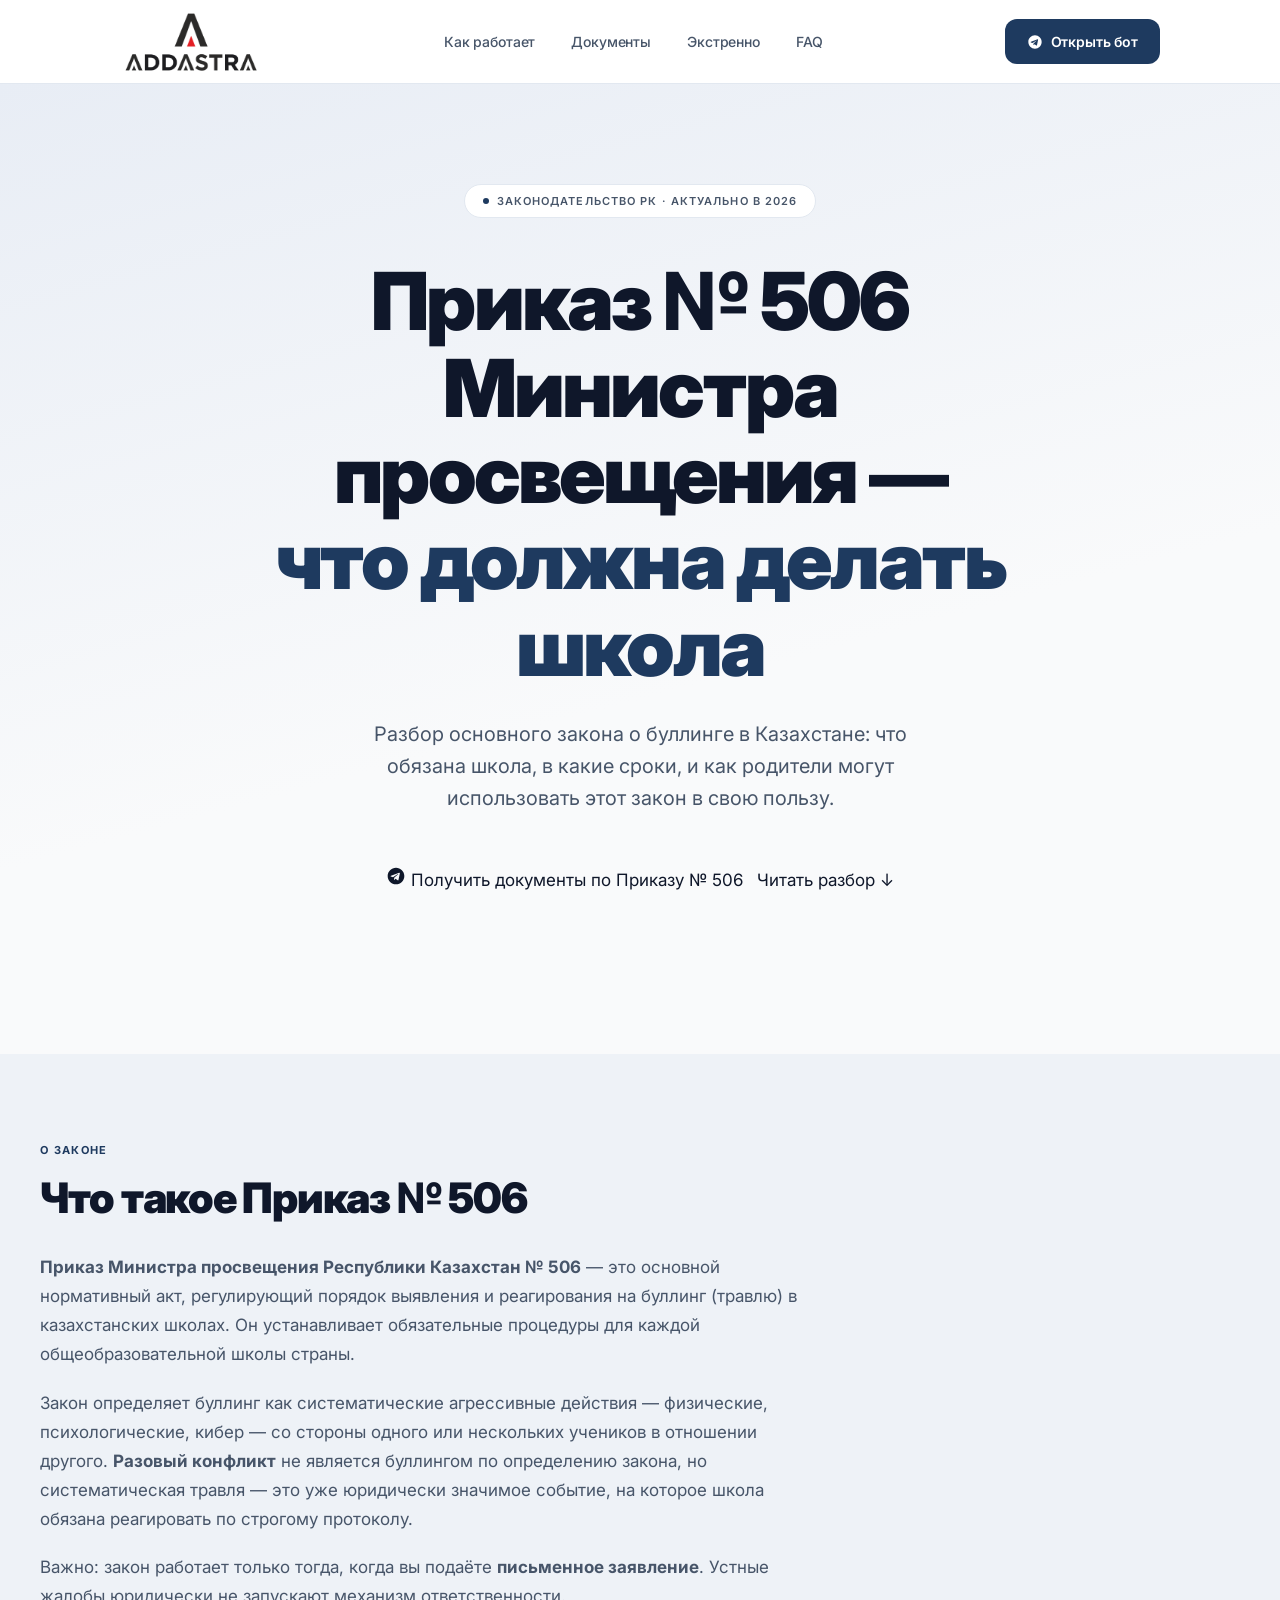
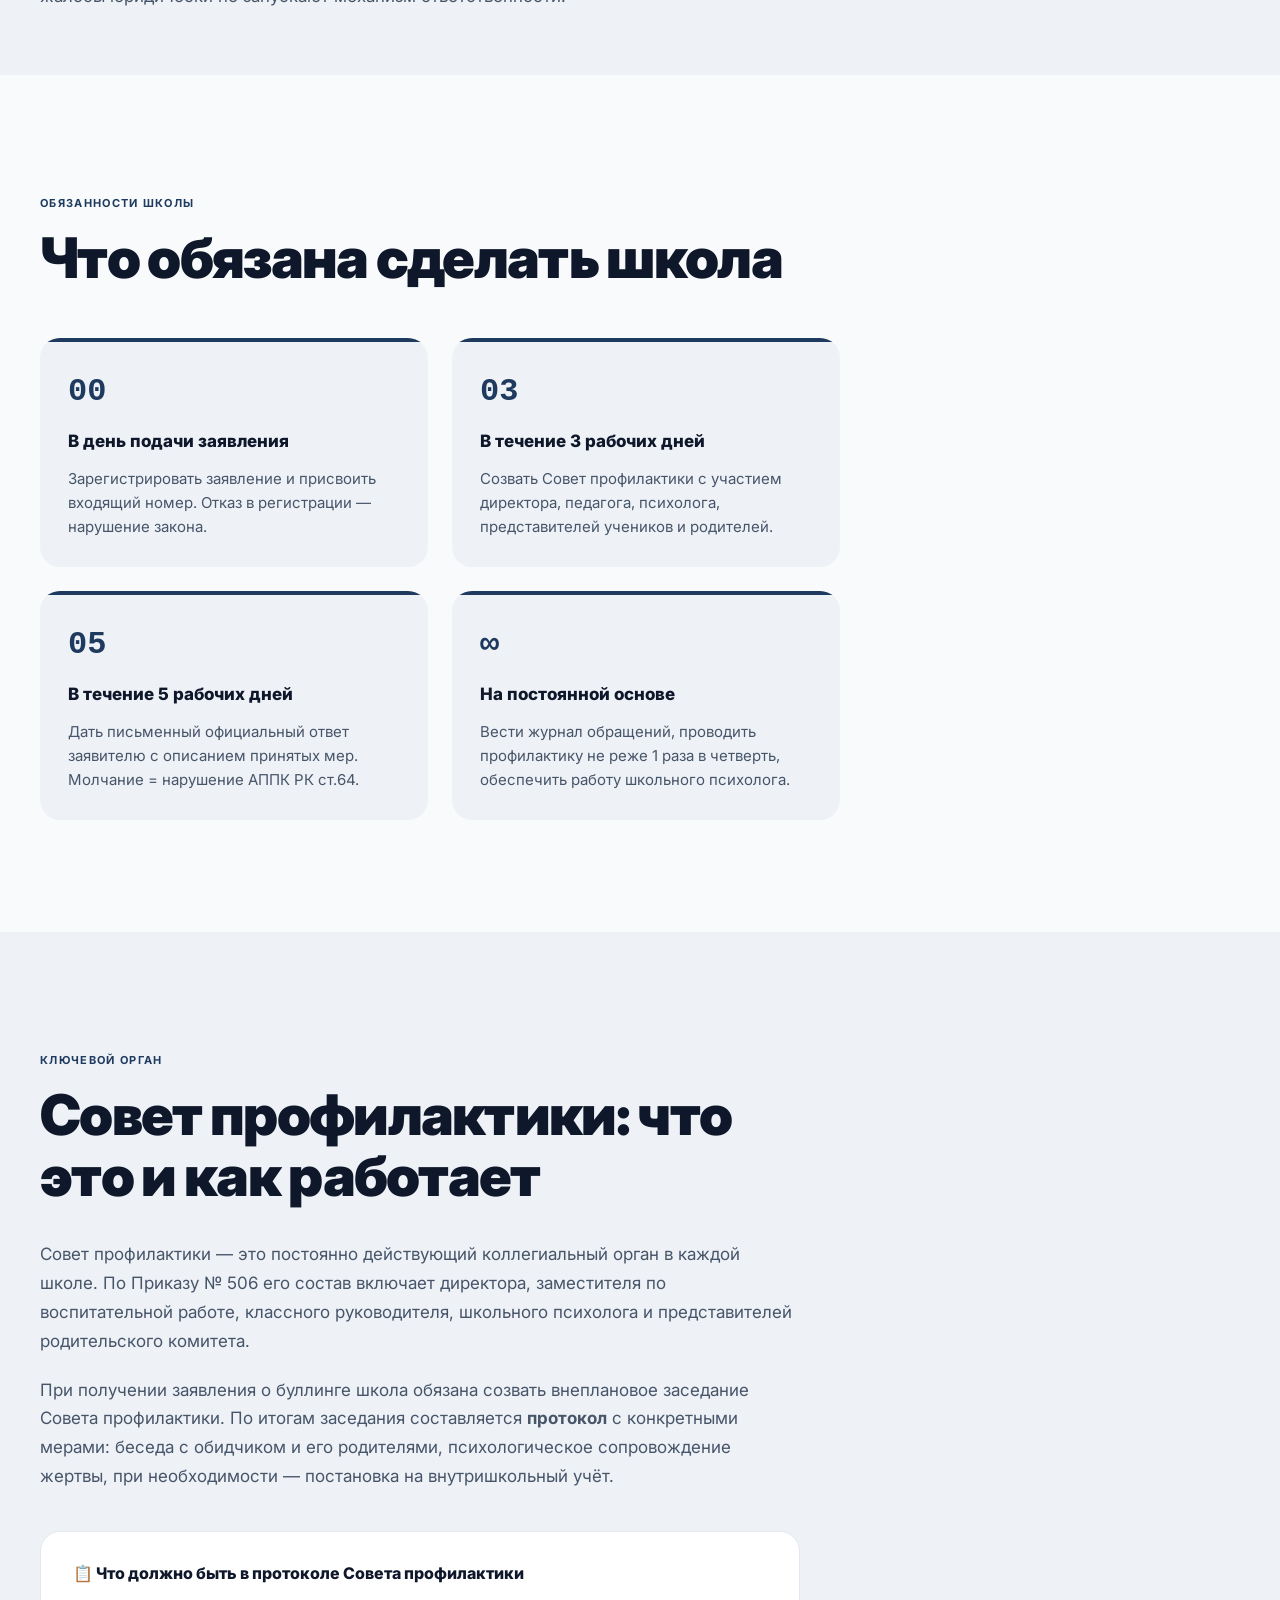
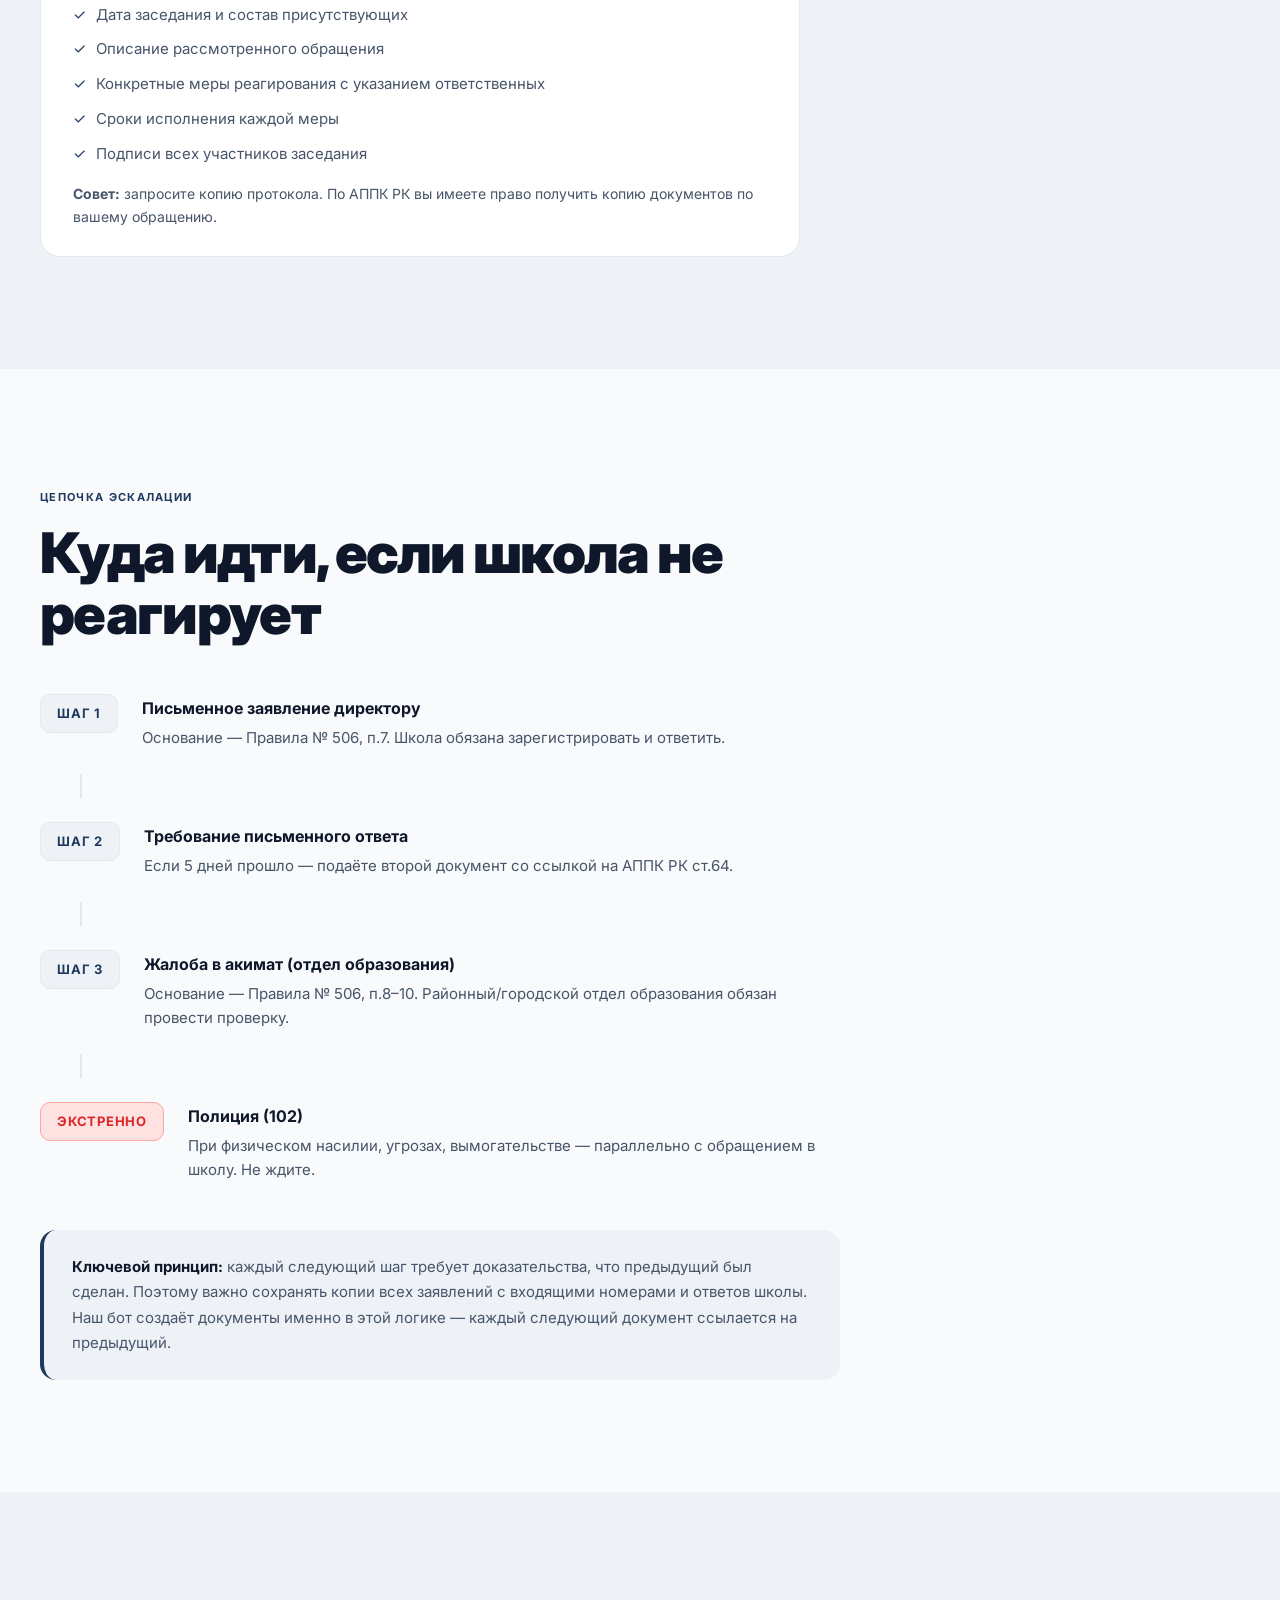
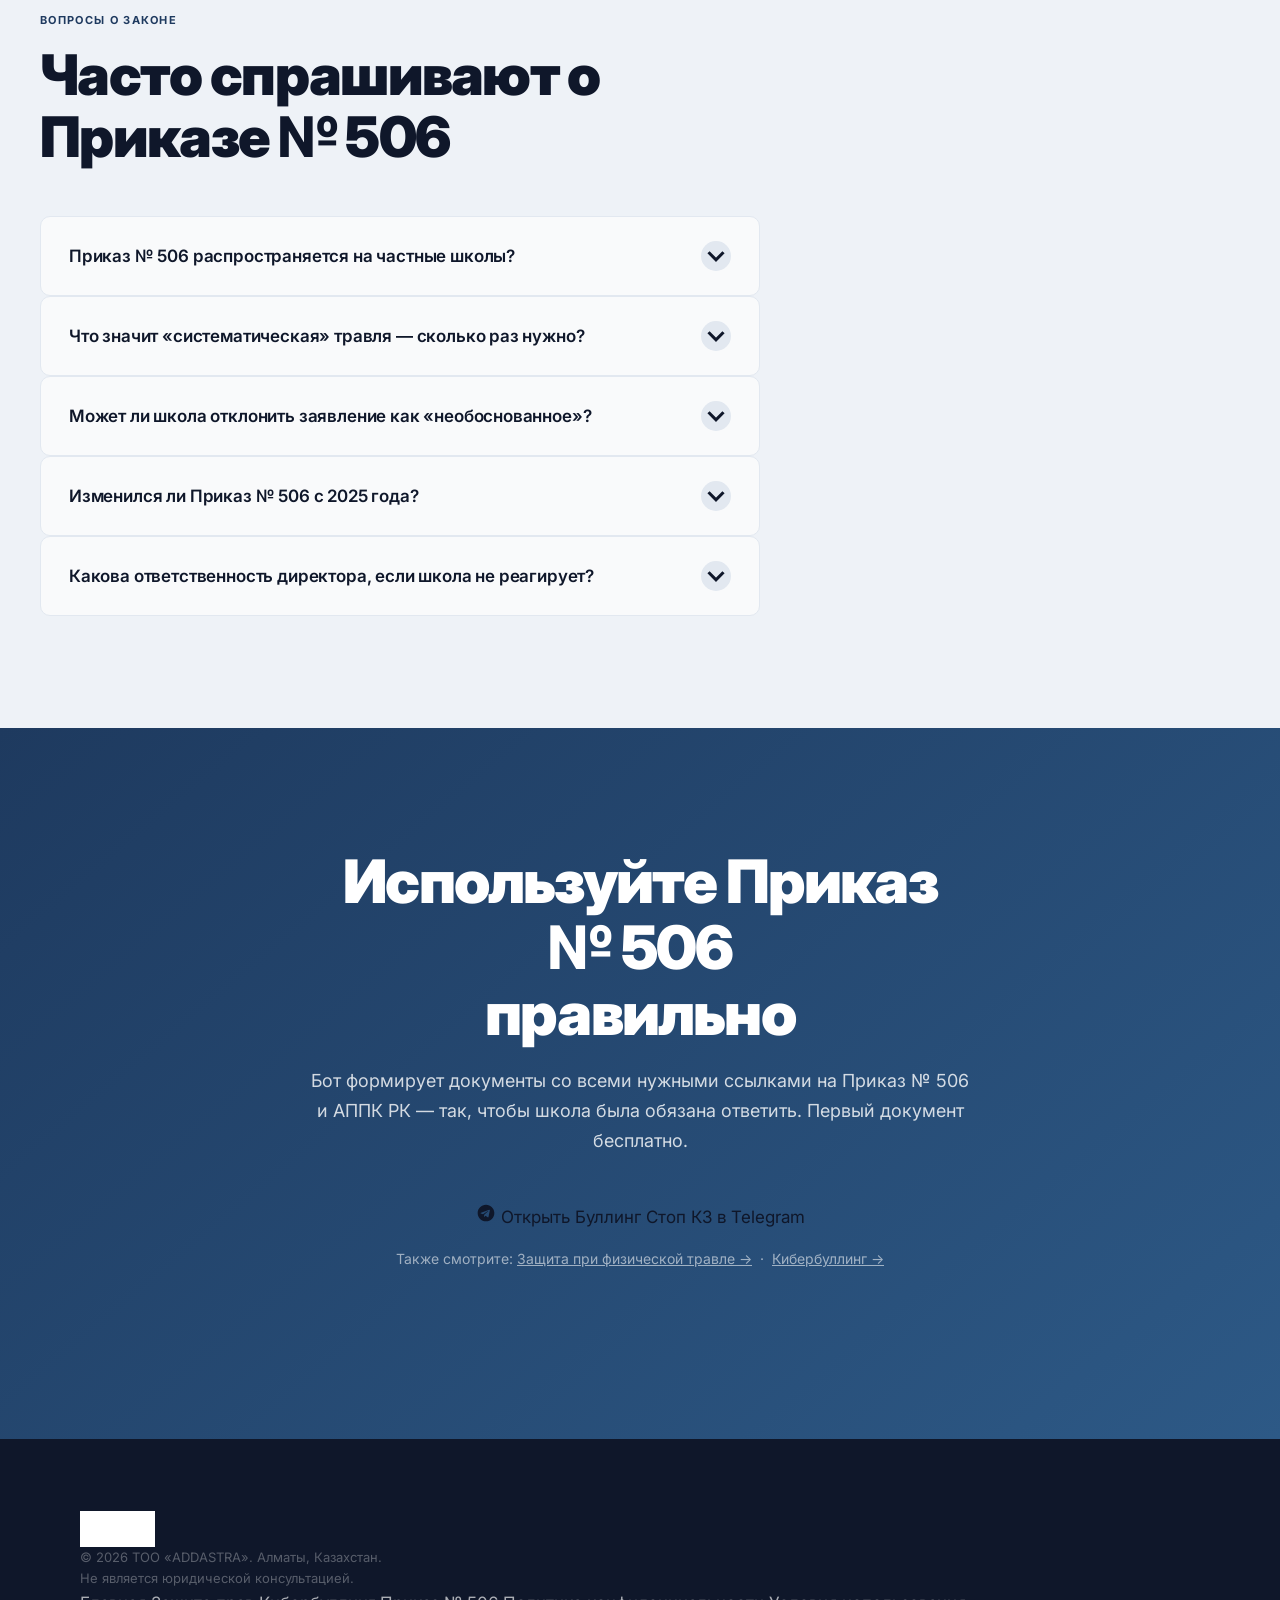
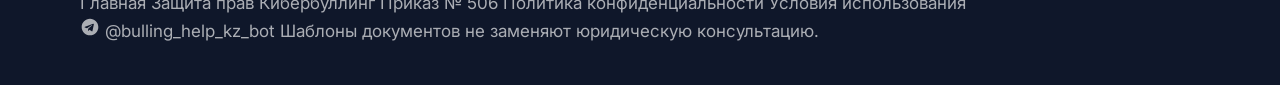
<file: docs/prikas-506.html>
<!DOCTYPE html>
<html lang="ru">
<head>
  <meta charset="UTF-8">
  <meta name="viewport" content="width=device-width, initial-scale=1.0">
  <title>Приказ 506 Министра просвещения — буллинг в школах Казахстана</title>
  <meta name="description" content="Приказ МП РК № 506: что обязана делать школа при буллинге, сроки реагирования, права родителей. Полное объяснение закона с практическими примерами.">
  <meta name="robots" content="index, follow">
  <link rel="canonical" href="https://stop-bullying.kz/prikas-506">

  <meta property="og:title" content="Приказ 506 Министра просвещения — что обязана делать школа при буллинге">
  <meta property="og:description" content="Разбор Приказа МП № 506 для родителей: обязанности школы, сроки, Совет профилактики, права обжалования. Буллинг Стоп КЗ.">
  <meta property="og:type" content="article">
  <meta property="og:url" content="https://stop-bullying.kz/prikas-506">
  <meta property="og:locale" content="ru_KZ">

  <link rel="icon" type="image/png" href="addastra-logo.png">
  <link rel="preconnect" href="https://fonts.googleapis.com">
  <link rel="preconnect" href="https://fonts.gstatic.com" crossorigin>
  <link rel="stylesheet" href="styles.css">

  <script type="application/ld+json">
  {
    "@context": "https://schema.org",
    "@type": "Article",
    "headline": "Приказ Министра просвещения РК № 506: права родителей и обязанности школы при буллинге",
    "description": "Полное объяснение Приказа МП № 506 — что обязана делать школа, сроки реагирования, Совет профилактики и права обжалования.",
    "author": { "@type": "Organization", "name": "ADDASTRA" },
    "publisher": {
      "@type": "Organization",
      "name": "ADDASTRA",
      "logo": { "@type": "ImageObject", "url": "https://stop-bullying.kz/addastra-logo.png" }
    },
    "datePublished": "2026-04-06",
    "dateModified": "2026-04-18",
    "mainEntityOfPage": { "@type": "WebPage", "@id": "https://stop-bullying.kz/prikas-506" }
  }
  </script>
</head>
<body>

<!-- ==================== NAVIGATION ==================== -->
<nav class="nav" role="navigation" aria-label="Основная навигация">
  <div class="nav__inner">
    <a href="/" class="nav__logo" aria-label="На главную">
      <img src="addastra-logo.png" alt="ADDASTRA" loading="eager">
    </a>
    <div class="nav__links" role="list">
      <a href="/#how" class="nav__link" role="listitem">Как работает</a>
      <a href="/#docs" class="nav__link" role="listitem">Документы</a>
      <a href="/#emergency" class="nav__link" role="listitem">Экстренно</a>
      <a href="/#faq" class="nav__link" role="listitem">FAQ</a>
    </div>
    <a
      href="https://t.me/bulling_help_kz_bot"
      class="nav__cta"
      target="_blank"
      rel="noopener noreferrer"
      data-analytics="nav-cta"
    >
      <svg width="16" height="16" viewBox="0 0 24 24" fill="currentColor" aria-hidden="true">
        <path d="M12 2C6.48 2 2 6.48 2 12s4.48 10 10 10 10-4.48 10-10S17.52 2 12 2zm4.64 6.8l-1.68 7.92c-.12.56-.46.7-.94.44l-2.6-1.92-1.26 1.22c-.14.14-.26.26-.52.26l.18-2.64 4.74-4.28c.2-.18-.04-.28-.32-.1l-5.86 3.7-2.52-.8c-.55-.17-.56-.55.12-.81l9.82-3.79c.46-.16.86.11.84.8z"/>
      </svg>
      Открыть бот
    </a>
  </div>
</nav>

<!-- ==================== HERO ==================== -->
<section class="hero" style="min-height:55vh" aria-labelledby="seo-heading">
  <div class="hero__inner">
    <div class="hero__badge">
      <span class="hero__badge-dot" aria-hidden="true"></span>
      Законодательство РК · Актуально в 2026
    </div>
    <h1 id="seo-heading">
      Приказ № 506<br>
      Министра просвещения —<br>
      <span style="color:var(--primary)">что должна делать школа</span>
    </h1>
    <p class="hero__sub">
      Разбор основного закона о буллинге в Казахстане: что обязана школа,
      в какие сроки, и как родители могут использовать этот закон в свою пользу.
    </p>
    <div class="hero__actions">
      <a
        href="https://t.me/bulling_help_kz_bot"
        class="btn btn--primary btn--lg"
        target="_blank"
        rel="noopener noreferrer"
        data-analytics="hero-cta-506"
      >
        <svg width="20" height="20" viewBox="0 0 24 24" fill="currentColor" aria-hidden="true">
          <path d="M12 2C6.48 2 2 6.48 2 12s4.48 10 10 10 10-4.48 10-10S17.52 2 12 2zm4.64 6.8l-1.68 7.92c-.12.56-.46.7-.94.44l-2.6-1.92-1.26 1.22c-.14.14-.26.26-.52.26l.18-2.64 4.74-4.28c.2-.18-.04-.28-.32-.1l-5.86 3.7-2.52-.8c-.55-.17-.56-.55.12-.81l9.82-3.79c.46-.16.86.11.84.8z"/>
        </svg>
        Получить документы по Приказу № 506
      </a>
      <a href="#what-is-506" class="btn btn--ghost btn--lg">Читать разбор ↓</a>
    </div>
  </div>
</section>

<!-- ==================== WHAT IS 506 ==================== -->
<section class="section" id="what-is-506" style="padding-top:80px;padding-bottom:64px;background:var(--surface-soft)">
  <div class="section__inner" style="max-width:760px">
    <p class="section-label">о законе</p>
    <h2 class="section-title" style="font-size:clamp(28px,4vw,42px)">Что такое Приказ № 506</h2>
    <div style="margin-top:32px;display:flex;flex-direction:column;gap:20px;font-size:17px;line-height:1.7;color:var(--text-secondary)">
      <p>
        <strong>Приказ Министра просвещения Республики Казахстан № 506</strong> — это основной
        нормативный акт, регулирующий порядок выявления и реагирования на буллинг (травлю)
        в казахстанских школах. Он устанавливает обязательные процедуры для каждой
        общеобразовательной школы страны.
      </p>
      <p>
        Закон определяет буллинг как систематические агрессивные действия — физические,
        психологические, кибер — со стороны одного или нескольких учеников в отношении другого.
        <strong>Разовый конфликт</strong> не является буллингом по определению закона, но
        систематическая травля — это уже юридически значимое событие, на которое школа
        обязана реагировать по строгому протоколу.
      </p>
      <p>
        Важно: закон работает только тогда, когда вы подаёте <strong>письменное заявление</strong>.
        Устные жалобы юридически не запускают механизм ответственности.
      </p>
    </div>
  </div>
</section>

<!-- ==================== OBLIGATIONS ==================== -->
<section class="section">
  <div class="section__inner" style="max-width:800px">
    <p class="section-label">обязанности школы</p>
    <h2 class="section-title">Что обязана сделать школа</h2>

    <div style="margin-top:48px;display:grid;grid-template-columns:repeat(auto-fit,minmax(320px,1fr));gap:24px">

      <div style="padding:28px;background:var(--surface-soft);border-radius:20px;position:relative;overflow:hidden">
        <div style="position:absolute;top:0;left:0;right:0;height:4px;background:var(--primary)"></div>
        <div style="font-size:32px;font-weight:900;color:var(--primary);margin-bottom:8px;font-family:monospace">00</div>
        <h3 style="font-size:17px;font-weight:800;margin-bottom:12px">В день подачи заявления</h3>
        <p style="color:var(--text-secondary);font-size:15px;line-height:1.6">Зарегистрировать заявление и присвоить входящий номер. Отказ в регистрации — нарушение закона.</p>
      </div>

      <div style="padding:28px;background:var(--surface-soft);border-radius:20px;position:relative;overflow:hidden">
        <div style="position:absolute;top:0;left:0;right:0;height:4px;background:var(--primary)"></div>
        <div style="font-size:32px;font-weight:900;color:var(--primary);margin-bottom:8px;font-family:monospace">03</div>
        <h3 style="font-size:17px;font-weight:800;margin-bottom:12px">В течение 3 рабочих дней</h3>
        <p style="color:var(--text-secondary);font-size:15px;line-height:1.6">Созвать Совет профилактики с участием директора, педагога, психолога, представителей учеников и родителей.</p>
      </div>

      <div style="padding:28px;background:var(--surface-soft);border-radius:20px;position:relative;overflow:hidden">
        <div style="position:absolute;top:0;left:0;right:0;height:4px;background:var(--primary)"></div>
        <div style="font-size:32px;font-weight:900;color:var(--primary);margin-bottom:8px;font-family:monospace">05</div>
        <h3 style="font-size:17px;font-weight:800;margin-bottom:12px">В течение 5 рабочих дней</h3>
        <p style="color:var(--text-secondary);font-size:15px;line-height:1.6">Дать письменный официальный ответ заявителю с описанием принятых мер. Молчание = нарушение АППК РК ст.64.</p>
      </div>

      <div style="padding:28px;background:var(--surface-soft);border-radius:20px;position:relative;overflow:hidden">
        <div style="position:absolute;top:0;left:0;right:0;height:4px;background:var(--primary)"></div>
        <div style="font-size:32px;font-weight:900;color:var(--primary);margin-bottom:8px;font-family:monospace">∞</div>
        <h3 style="font-size:17px;font-weight:800;margin-bottom:12px">На постоянной основе</h3>
        <p style="color:var(--text-secondary);font-size:15px;line-height:1.6">Вести журнал обращений, проводить профилактику не реже 1 раза в четверть, обеспечить работу школьного психолога.</p>
      </div>

    </div>
  </div>
</section>

<!-- ==================== COUNCIL ==================== -->
<section class="section" style="background:var(--surface-soft)">
  <div class="section__inner" style="max-width:760px">
    <p class="section-label">ключевой орган</p>
    <h2 class="section-title">Совет профилактики: что это и как работает</h2>
    <div style="margin-top:32px;display:flex;flex-direction:column;gap:20px;font-size:17px;line-height:1.7;color:var(--text-secondary)">
      <p>
        Совет профилактики — это постоянно действующий коллегиальный орган в каждой школе.
        По Приказу № 506 его состав включает директора, заместителя по воспитательной работе,
        классного руководителя, школьного психолога и представителей родительского комитета.
      </p>
      <p>
        При получении заявления о буллинге школа обязана созвать внеплановое заседание Совета
        профилактики. По итогам заседания составляется <strong>протокол</strong> с конкретными
        мерами: беседа с обидчиком и его родителями, психологическое сопровождение жертвы,
        при необходимости — постановка на внутришкольный учёт.
      </p>
    </div>

    <div style="margin-top:40px;padding:28px 32px;background:white;border-radius:20px;border:1px solid var(--border)">
      <h3 style="font-size:16px;font-weight:800;margin-bottom:16px;color:var(--text-primary)">📋 Что должно быть в протоколе Совета профилактики</h3>
      <ul style="list-style:none;display:flex;flex-direction:column;gap:10px;font-size:15px;color:var(--text-secondary)">
        <li style="display:flex;gap:10px"><span style="color:var(--primary);flex-shrink:0">✓</span> Дата заседания и состав присутствующих</li>
        <li style="display:flex;gap:10px"><span style="color:var(--primary);flex-shrink:0">✓</span> Описание рассмотренного обращения</li>
        <li style="display:flex;gap:10px"><span style="color:var(--primary);flex-shrink:0">✓</span> Конкретные меры реагирования с указанием ответственных</li>
        <li style="display:flex;gap:10px"><span style="color:var(--primary);flex-shrink:0">✓</span> Сроки исполнения каждой меры</li>
        <li style="display:flex;gap:10px"><span style="color:var(--primary);flex-shrink:0">✓</span> Подписи всех участников заседания</li>
      </ul>
      <p style="margin-top:16px;font-size:14px;color:var(--text-secondary)">
        <strong>Совет:</strong> запросите копию протокола. По АППК РК вы имеете право получить
        копию документов по вашему обращению.
      </p>
    </div>
  </div>
</section>

<!-- ==================== ESCALATION ==================== -->
<section class="section">
  <div class="section__inner" style="max-width:800px">
    <p class="section-label">цепочка эскалации</p>
    <h2 class="section-title">Куда идти, если школа не реагирует</h2>

    <div style="margin-top:48px;display:flex;flex-direction:column;gap:24px">

      <div style="display:grid;grid-template-columns:auto 1fr;gap:24px;align-items:start">
        <div style="padding:8px 16px;background:var(--surface-soft);border:1px solid var(--border);border-radius:10px;font-size:13px;font-weight:700;color:var(--primary);white-space:nowrap;text-transform:uppercase;letter-spacing:.06em">Шаг 1</div>
        <div>
          <strong style="font-size:16px">Письменное заявление директору</strong>
          <p style="color:var(--text-secondary);font-size:15px;margin-top:4px;line-height:1.6">Основание — Правила № 506, п.7. Школа обязана зарегистрировать и ответить.</p>
        </div>
      </div>

      <div style="width:2px;height:24px;background:var(--border);margin-left:40px"></div>

      <div style="display:grid;grid-template-columns:auto 1fr;gap:24px;align-items:start">
        <div style="padding:8px 16px;background:var(--surface-soft);border:1px solid var(--border);border-radius:10px;font-size:13px;font-weight:700;color:var(--primary);white-space:nowrap;text-transform:uppercase;letter-spacing:.06em">Шаг 2</div>
        <div>
          <strong style="font-size:16px">Требование письменного ответа</strong>
          <p style="color:var(--text-secondary);font-size:15px;margin-top:4px;line-height:1.6">Если 5 дней прошло — подаёте второй документ со ссылкой на АППК РК ст.64.</p>
        </div>
      </div>

      <div style="width:2px;height:24px;background:var(--border);margin-left:40px"></div>

      <div style="display:grid;grid-template-columns:auto 1fr;gap:24px;align-items:start">
        <div style="padding:8px 16px;background:var(--surface-soft);border:1px solid var(--border);border-radius:10px;font-size:13px;font-weight:700;color:var(--primary);white-space:nowrap;text-transform:uppercase;letter-spacing:.06em">Шаг 3</div>
        <div>
          <strong style="font-size:16px">Жалоба в акимат (отдел образования)</strong>
          <p style="color:var(--text-secondary);font-size:15px;margin-top:4px;line-height:1.6">Основание — Правила № 506, п.8–10. Районный/городской отдел образования обязан провести проверку.</p>
        </div>
      </div>

      <div style="width:2px;height:24px;background:var(--border);margin-left:40px"></div>

      <div style="display:grid;grid-template-columns:auto 1fr;gap:24px;align-items:start">
        <div style="padding:8px 16px;background:#FEE2E2;border:1px solid #FCA5A5;border-radius:10px;font-size:13px;font-weight:700;color:var(--danger);white-space:nowrap;text-transform:uppercase;letter-spacing:.06em">Экстренно</div>
        <div>
          <strong style="font-size:16px">Полиция (102)</strong>
          <p style="color:var(--text-secondary);font-size:15px;margin-top:4px;line-height:1.6">При физическом насилии, угрозах, вымогательстве — параллельно с обращением в школу. Не ждите.</p>
        </div>
      </div>

    </div>

    <div style="margin-top:48px;padding:24px 28px;background:var(--surface-soft);border-radius:16px;border-left:4px solid var(--primary)">
      <p style="font-size:15px;color:var(--text-secondary);line-height:1.7">
        <strong style="color:var(--text-primary)">Ключевой принцип:</strong> каждый следующий шаг требует доказательства,
        что предыдущий был сделан. Поэтому важно сохранять копии всех заявлений
        с входящими номерами и ответов школы. Наш бот создаёт документы именно в этой
        логике — каждый следующий документ ссылается на предыдущий.
      </p>
    </div>
  </div>
</section>

<!-- ==================== FAQ ==================== -->
<section class="section" style="background:var(--surface-soft)" id="faq" aria-labelledby="faq-heading">
  <div class="section__inner" style="max-width:720px">
    <p class="section-label">вопросы о законе</p>
    <h2 class="section-title" id="faq-heading">Часто спрашивают о Приказе № 506</h2>

    <div class="faq-list" style="margin-top:48px">

      <div class="faq-item">
        <button class="faq-item__q" aria-expanded="false">
          Приказ № 506 распространяется на частные школы?
          <svg class="faq-item__icon" width="20" height="20" viewBox="0 0 24 24" fill="none" stroke="currentColor" stroke-width="2.5" aria-hidden="true"><path d="M6 9l6 6 6-6"/></svg>
        </button>
        <div class="faq-item__a">
          <p>Да. Приказ обязателен для всех общеобразовательных учебных заведений Казахстана, независимо от формы собственности — государственных, частных, международных. Единственное исключение — учебные заведения, работающие по иностранным лицензиям с альтернативной нормативной базой.</p>
        </div>
      </div>

      <div class="faq-item">
        <button class="faq-item__q" aria-expanded="false">
          Что значит «систематическая» травля — сколько раз нужно?
          <svg class="faq-item__icon" width="20" height="20" viewBox="0 0 24 24" fill="none" stroke="currentColor" stroke-width="2.5" aria-hidden="true"><path d="M6 9l6 6 6-6"/></svg>
        </button>
        <div class="faq-item__a">
          <p>Закон не устанавливает минимального числа инцидентов. Судебная практика и интерпретация МП РК рассматривает «систематическую» как «более одного раза с намерением причинить вред». На практике уже 2–3 задокументированных эпизода дают основание для квалификации как буллинга. При первом серьёзном эпизоде с физическим насилием ждать повторения не нужно.</p>
        </div>
      </div>

      <div class="faq-item">
        <button class="faq-item__q" aria-expanded="false">
          Может ли школа отклонить заявление как «необоснованное»?
          <svg class="faq-item__icon" width="20" height="20" viewBox="0 0 24 24" fill="none" stroke="currentColor" stroke-width="2.5" aria-hidden="true"><path d="M6 9l6 6 6-6"/></svg>
        </button>
        <div class="faq-item__a">
          <p>Школа обязана зарегистрировать любое письменное заявление. Отклонить его как «необоснованное» до рассмотрения она не вправе. По АППК РК государственный орган (и школа как таковая) обязан рассмотреть обращение и дать письменный ответ. Отказ в регистрации — основание для жалобы в акимат на бездействие должностного лица.</p>
        </div>
      </div>

      <div class="faq-item">
        <button class="faq-item__q" aria-expanded="false">
          Изменился ли Приказ № 506 с 2025 года?
          <svg class="faq-item__icon" width="20" height="20" viewBox="0 0 24 24" fill="none" stroke="currentColor" stroke-width="2.5" aria-hidden="true"><path d="M6 9l6 6 6-6"/></svg>
        </button>
        <div class="faq-item__a">
          <p>В 2025 году вступила в силу обновлённая редакция Правил, расширившая понятие буллинга (включая кибербуллинг) и ужесточившая требования к срокам реагирования. Все шаблоны документов нашего бота соответствуют актуальной редакции 2025–2026 годов. Мы отслеживаем изменения в законодательстве и обновляем шаблоны при необходимости.</p>
        </div>
      </div>

      <div class="faq-item">
        <button class="faq-item__q" aria-expanded="false">
          Какова ответственность директора, если школа не реагирует?
          <svg class="faq-item__icon" width="20" height="20" viewBox="0 0 24 24" fill="none" stroke="currentColor" stroke-width="2.5" aria-hidden="true"><path d="M6 9l6 6 6-6"/></svg>
        </button>
        <div class="faq-item__a">
          <p>За бездействие директора: административная ответственность по КоАП РК (ст.502 — нарушение законодательства об образовании), дисциплинарное взыскание вплоть до увольнения. При систематическом нарушении — основание для отзыва лицензии учебного заведения. Именно поэтому жалоба в акимат — эффективный инструмент: директор несёт личную ответственность перед управлением образования.</p>
        </div>
      </div>

    </div>
  </div>
</section>

<!-- ==================== CTA ==================== -->
<section class="final-cta" aria-labelledby="cta-heading-506">
  <div class="final-cta__inner">
    <h2 class="final-cta__title" id="cta-heading-506">
      Используйте Приказ № 506<br>правильно
    </h2>
    <p class="final-cta__sub">
      Бот формирует документы со всеми нужными ссылками на Приказ № 506 и АППК РК —
      так, чтобы школа была обязана ответить. Первый документ бесплатно.
    </p>
    <a
      href="https://t.me/bulling_help_kz_bot"
      class="btn btn--white btn--lg"
      target="_blank"
      rel="noopener noreferrer"
      data-analytics="final-cta-506"
    >
      <svg width="20" height="20" viewBox="0 0 24 24" fill="currentColor" aria-hidden="true">
        <path d="M12 2C6.48 2 2 6.48 2 12s4.48 10 10 10 10-4.48 10-10S17.52 2 12 2zm4.64 6.8l-1.68 7.92c-.12.56-.46.7-.94.44l-2.6-1.92-1.26 1.22c-.14.14-.26.26-.52.26l.18-2.64 4.74-4.28c.2-.18-.04-.28-.32-.1l-5.86 3.7-2.52-.8c-.55-.17-.56-.55.12-.81l9.82-3.79c.46-.16.86.11.84.8z"/>
      </svg>
      Открыть Буллинг Стоп КЗ в Telegram
    </a>
    <p style="margin-top:16px;opacity:.7;font-size:14px">
      Также смотрите: <a href="/kak-zashitit-rebenka" style="color:inherit;text-decoration:underline">Защита при физической травле →</a> &nbsp;·&nbsp; <a href="/kiberbulling" style="color:inherit;text-decoration:underline">Кибербуллинг →</a>
    </p>
  </div>
</section>

<!-- ==================== FOOTER ==================== -->
<footer class="footer" role="contentinfo">
  <div class="footer__inner">
    <div class="footer__brand">
      <img src="addastra-logo.png" alt="ADDASTRA" style="height:36px;filter:brightness(10)">
      <p class="footer__copy">
        © 2026 ТОО «ADDASTRA». Алматы, Казахстан.<br>
        Не является юридической консультацией.
      </p>
    </div>
    <nav class="footer__nav" aria-label="Навигация в подвале">
      <a href="/">Главная</a>
      <a href="/kak-zashitit-rebenka">Защита прав</a>
      <a href="/kiberbulling">Кибербуллинг</a>
      <a href="/prikas-506">Приказ № 506</a>
      <a href="/privacy">Политика конфиденциальности</a>
      <a href="/terms">Условия использования</a>
    </nav>
    <div class="footer__contacts">
      <a href="https://t.me/bulling_help_kz_bot" target="_blank" rel="noopener noreferrer" class="footer__tg">
        <svg width="20" height="20" viewBox="0 0 24 24" fill="currentColor" aria-hidden="true">
          <path d="M12 2C6.48 2 2 6.48 2 12s4.48 10 10 10 10-4.48 10-10S17.52 2 12 2zm4.64 6.8l-1.68 7.92c-.12.56-.46.7-.94.44l-2.6-1.92-1.26 1.22c-.14.14-.26.26-.52.26l.18-2.64 4.74-4.28c.2-.18-.04-.28-.32-.1l-5.86 3.7-2.52-.8c-.55-.17-.56-.55.12-.81l9.82-3.79c.46-.16.86.11.84.8z"/>
        </svg>
        @bulling_help_kz_bot
      </a>
      <span class="footer__disclaimer">
        Шаблоны документов не заменяют юридическую консультацию.
      </span>
    </div>
  </div>
</footer>

<script src="script.js"></script>
</body>
</html>
</file>
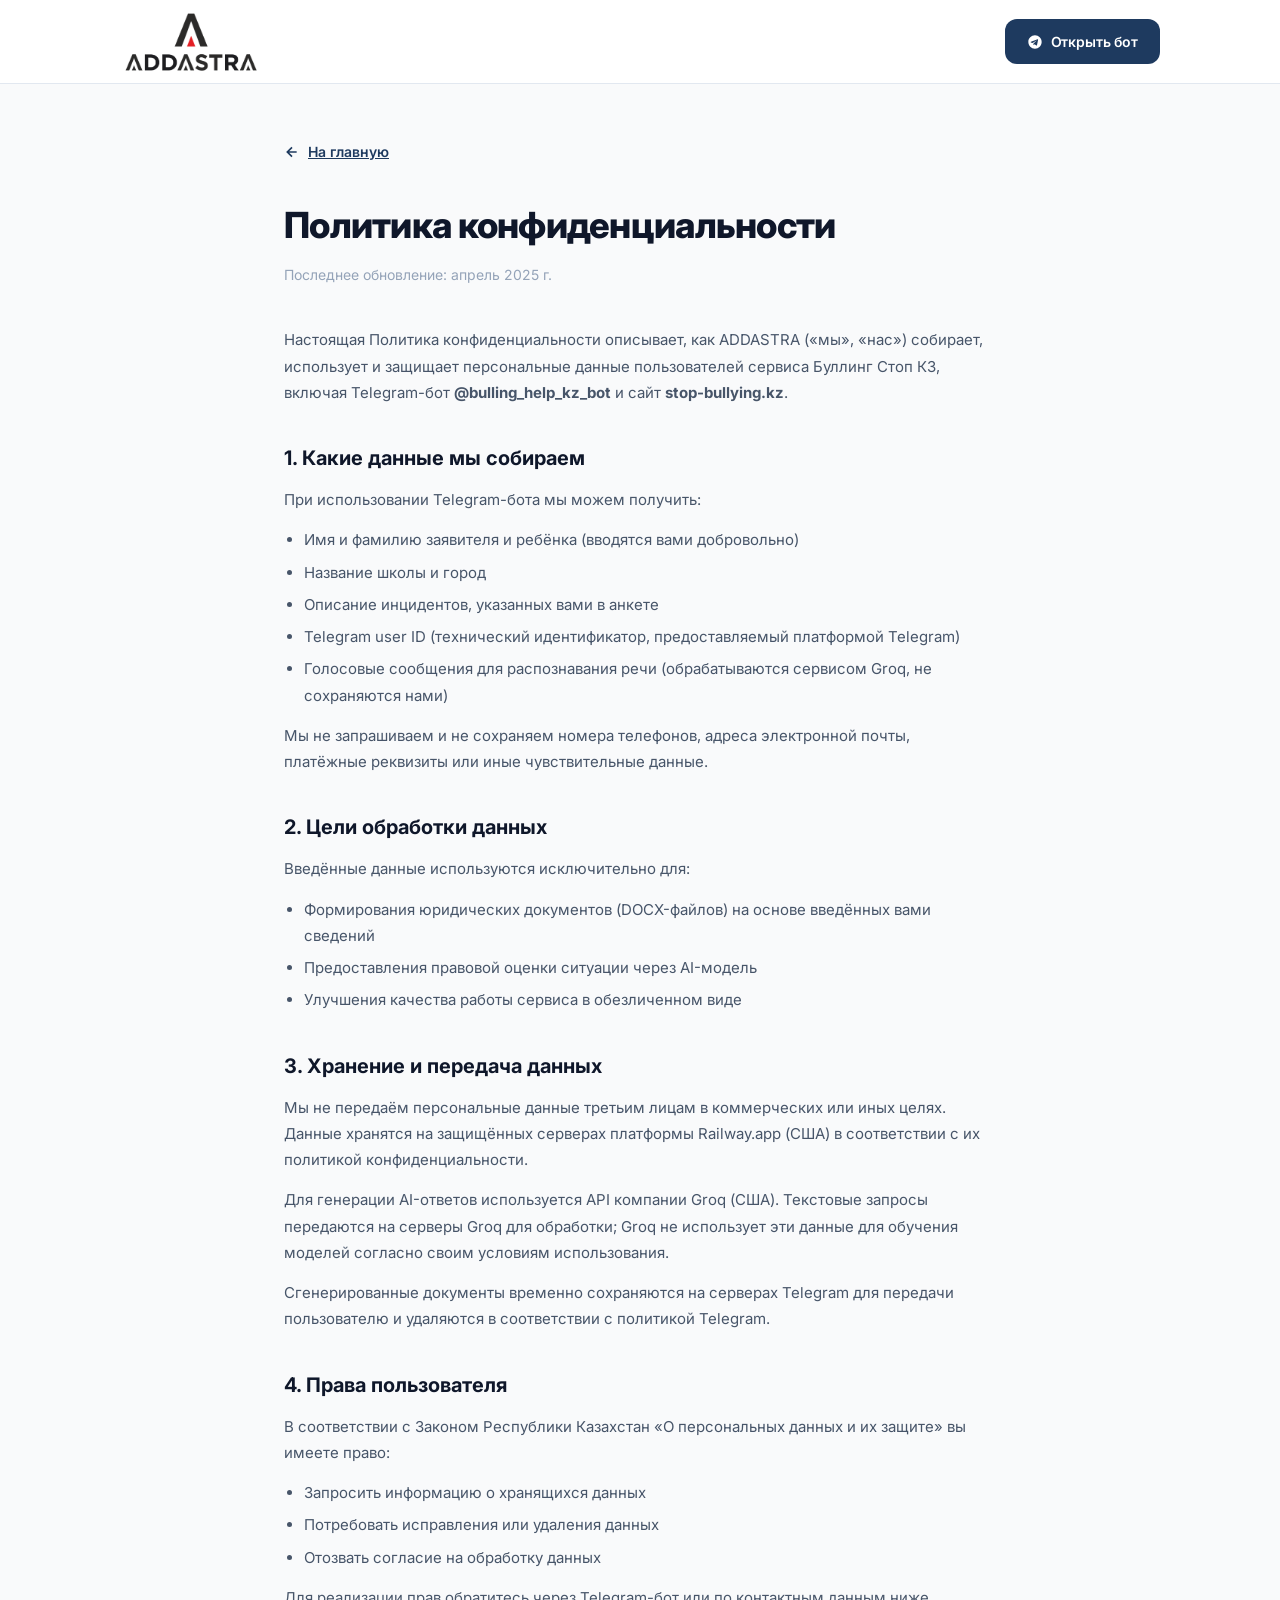
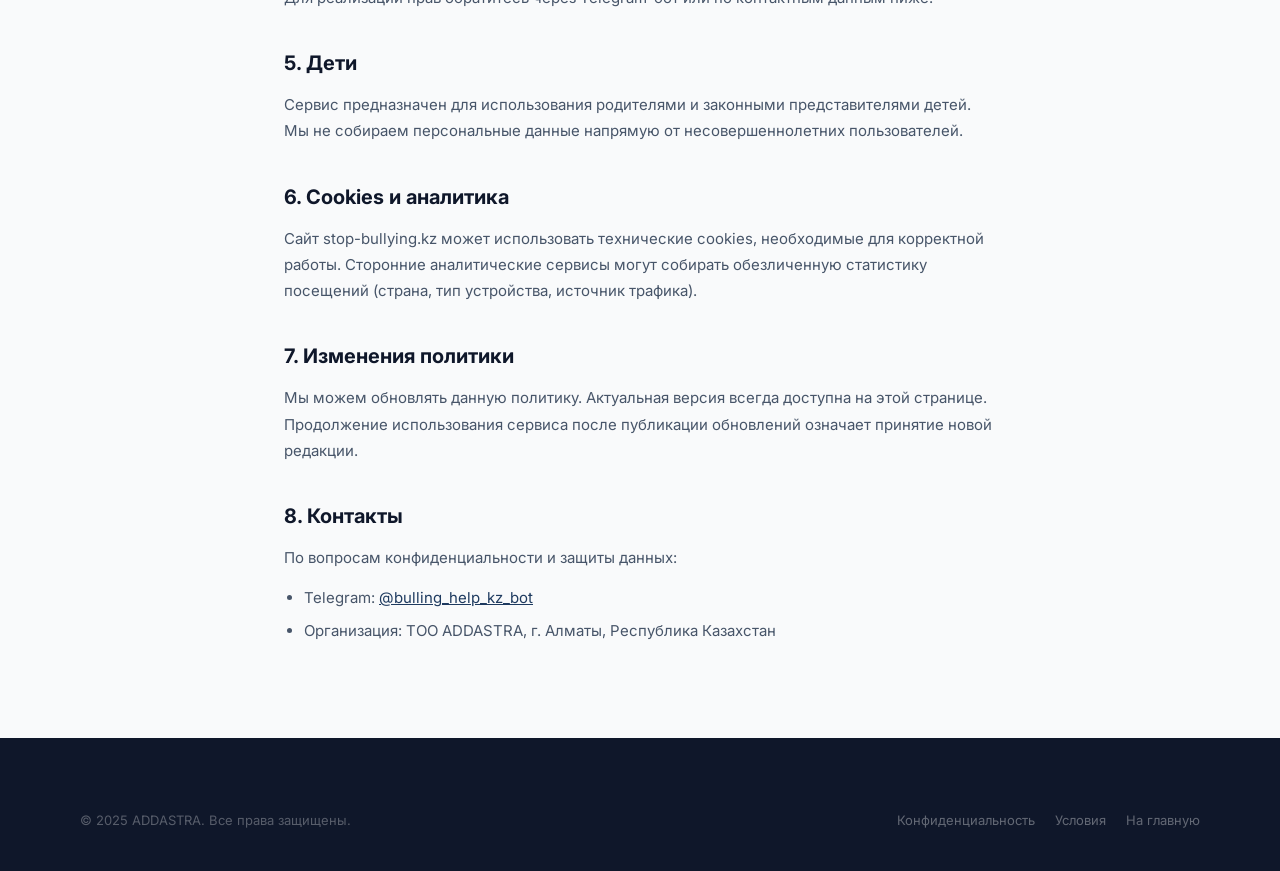
<file: docs/privacy.html>
<!DOCTYPE html>
<html lang="ru">
<head>
  <meta charset="UTF-8">
  <meta name="viewport" content="width=device-width, initial-scale=1.0">
  <title>Политика конфиденциальности — Буллинг Стоп КЗ</title>
  <meta name="robots" content="noindex, follow">
  <link rel="preconnect" href="https://fonts.googleapis.com">
  <link rel="preconnect" href="https://fonts.gstatic.com" crossorigin>
  <link rel="stylesheet" href="styles.css">
  <style>
    .legal-page { max-width: 760px; margin: 0 auto; padding: 56px 24px 80px; }
    .legal-page h1 { font-size: clamp(26px,4vw,36px); font-weight: 800; margin-bottom: 8px; letter-spacing:-.02em; }
    .legal-page .meta { font-size:14px; color:var(--text-muted); margin-bottom: 40px; }
    .legal-page h2 { font-size: 20px; font-weight: 700; margin: 36px 0 12px; }
    .legal-page p { font-size: 15px; color: var(--text-secondary); line-height: 1.75; margin-bottom: 14px; }
    .legal-page ul { margin: 0 0 14px 20px; }
    .legal-page ul li { font-size:15px; color:var(--text-secondary); line-height:1.75; list-style: disc; margin-bottom:6px; }
    .legal-page a { color: var(--primary); text-decoration: underline; }
    .back-link { display: inline-flex; align-items: center; gap: 8px; font-size:14px; font-weight:600; color:var(--primary); margin-bottom: 32px; }
    .back-link:hover { opacity:.8; }
  </style>
</head>
<body>
<nav class="nav">
  <div class="nav__inner">
    <a href="/" class="nav__logo"><img src="addastra-logo.png" alt="ADDASTRA" loading="eager"></a>
    <a href="https://t.me/bulling_help_kz_bot" class="nav__cta" target="_blank" rel="noopener noreferrer">
      <svg width="16" height="16" viewBox="0 0 24 24" fill="currentColor"><path d="M12 2C6.48 2 2 6.48 2 12s4.48 10 10 10 10-4.48 10-10S17.52 2 12 2zm4.64 6.8l-1.68 7.92c-.12.56-.46.7-.94.44l-2.6-1.92-1.26 1.22c-.14.14-.26.26-.52.26l.18-2.64 4.74-4.28c.2-.18-.04-.28-.32-.1l-5.86 3.7-2.52-.8c-.55-.17-.56-.55.12-.81l9.82-3.79c.46-.16.86.11.84.8z"/></svg>
      Открыть бот
    </a>
  </div>
</nav>

<main class="legal-page">
  <a href="/" class="back-link">
    <svg width="16" height="16" viewBox="0 0 24 24" fill="none" stroke="currentColor" stroke-width="2.5"><path d="M19 12H5M12 5l-7 7 7 7"/></svg>
    На главную
  </a>

  <h1>Политика конфиденциальности</h1>
  <p class="meta">Последнее обновление: апрель 2025 г.</p>

  <p>Настоящая Политика конфиденциальности описывает, как ADDASTRA («мы», «нас») собирает, использует и защищает персональные данные пользователей сервиса Буллинг Стоп КЗ, включая Telegram-бот <strong>@bulling_help_kz_bot</strong> и сайт <strong>stop-bullying.kz</strong>.</p>

  <h2>1. Какие данные мы собираем</h2>
  <p>При использовании Telegram-бота мы можем получить:</p>
  <ul>
    <li>Имя и фамилию заявителя и ребёнка (вводятся вами добровольно)</li>
    <li>Название школы и город</li>
    <li>Описание инцидентов, указанных вами в анкете</li>
    <li>Telegram user ID (технический идентификатор, предоставляемый платформой Telegram)</li>
    <li>Голосовые сообщения для распознавания речи (обрабатываются сервисом Groq, не сохраняются нами)</li>
  </ul>
  <p>Мы не запрашиваем и не сохраняем номера телефонов, адреса электронной почты, платёжные реквизиты или иные чувствительные данные.</p>

  <h2>2. Цели обработки данных</h2>
  <p>Введённые данные используются исключительно для:</p>
  <ul>
    <li>Формирования юридических документов (DOCX-файлов) на основе введённых вами сведений</li>
    <li>Предоставления правовой оценки ситуации через AI-модель</li>
    <li>Улучшения качества работы сервиса в обезличенном виде</li>
  </ul>

  <h2>3. Хранение и передача данных</h2>
  <p>Мы не передаём персональные данные третьим лицам в коммерческих или иных целях. Данные хранятся на защищённых серверах платформы Railway.app (США) в соответствии с их политикой конфиденциальности.</p>
  <p>Для генерации AI-ответов используется API компании Groq (США). Текстовые запросы передаются на серверы Groq для обработки; Groq не использует эти данные для обучения моделей согласно своим условиям использования.</p>
  <p>Сгенерированные документы временно сохраняются на серверах Telegram для передачи пользователю и удаляются в соответствии с политикой Telegram.</p>

  <h2>4. Права пользователя</h2>
  <p>В соответствии с Законом Республики Казахстан «О персональных данных и их защите» вы имеете право:</p>
  <ul>
    <li>Запросить информацию о хранящихся данных</li>
    <li>Потребовать исправления или удаления данных</li>
    <li>Отозвать согласие на обработку данных</li>
  </ul>
  <p>Для реализации прав обратитесь через Telegram-бот или по контактным данным ниже.</p>

  <h2>5. Дети</h2>
  <p>Сервис предназначен для использования родителями и законными представителями детей. Мы не собираем персональные данные напрямую от несовершеннолетних пользователей.</p>

  <h2>6. Cookies и аналитика</h2>
  <p>Сайт stop-bullying.kz может использовать технические cookies, необходимые для корректной работы. Сторонние аналитические сервисы могут собирать обезличенную статистику посещений (страна, тип устройства, источник трафика).</p>

  <h2>7. Изменения политики</h2>
  <p>Мы можем обновлять данную политику. Актуальная версия всегда доступна на этой странице. Продолжение использования сервиса после публикации обновлений означает принятие новой редакции.</p>

  <h2>8. Контакты</h2>
  <p>По вопросам конфиденциальности и защиты данных:</p>
  <ul>
    <li>Telegram: <a href="https://t.me/bulling_help_kz_bot" target="_blank" rel="noopener noreferrer">@bulling_help_kz_bot</a></li>
    <li>Организация: ТОО ADDASTRA, г. Алматы, Республика Казахстан</li>
  </ul>
</main>

<footer class="footer">
  <div class="footer__inner">
    <div class="footer__bottom" style="border-top:none; padding-top:0;">
      <p class="footer__copy">© 2025 ADDASTRA. Все права защищены.</p>
      <div class="footer__legal">
        <a href="privacy.html" class="footer__legal-link">Конфиденциальность</a>
        <a href="terms.html" class="footer__legal-link">Условия</a>
        <a href="/" class="footer__legal-link">На главную</a>
      </div>
    </div>
  </div>
</footer>

<script src="script.js" defer></script>
</body>
</html>
</file>
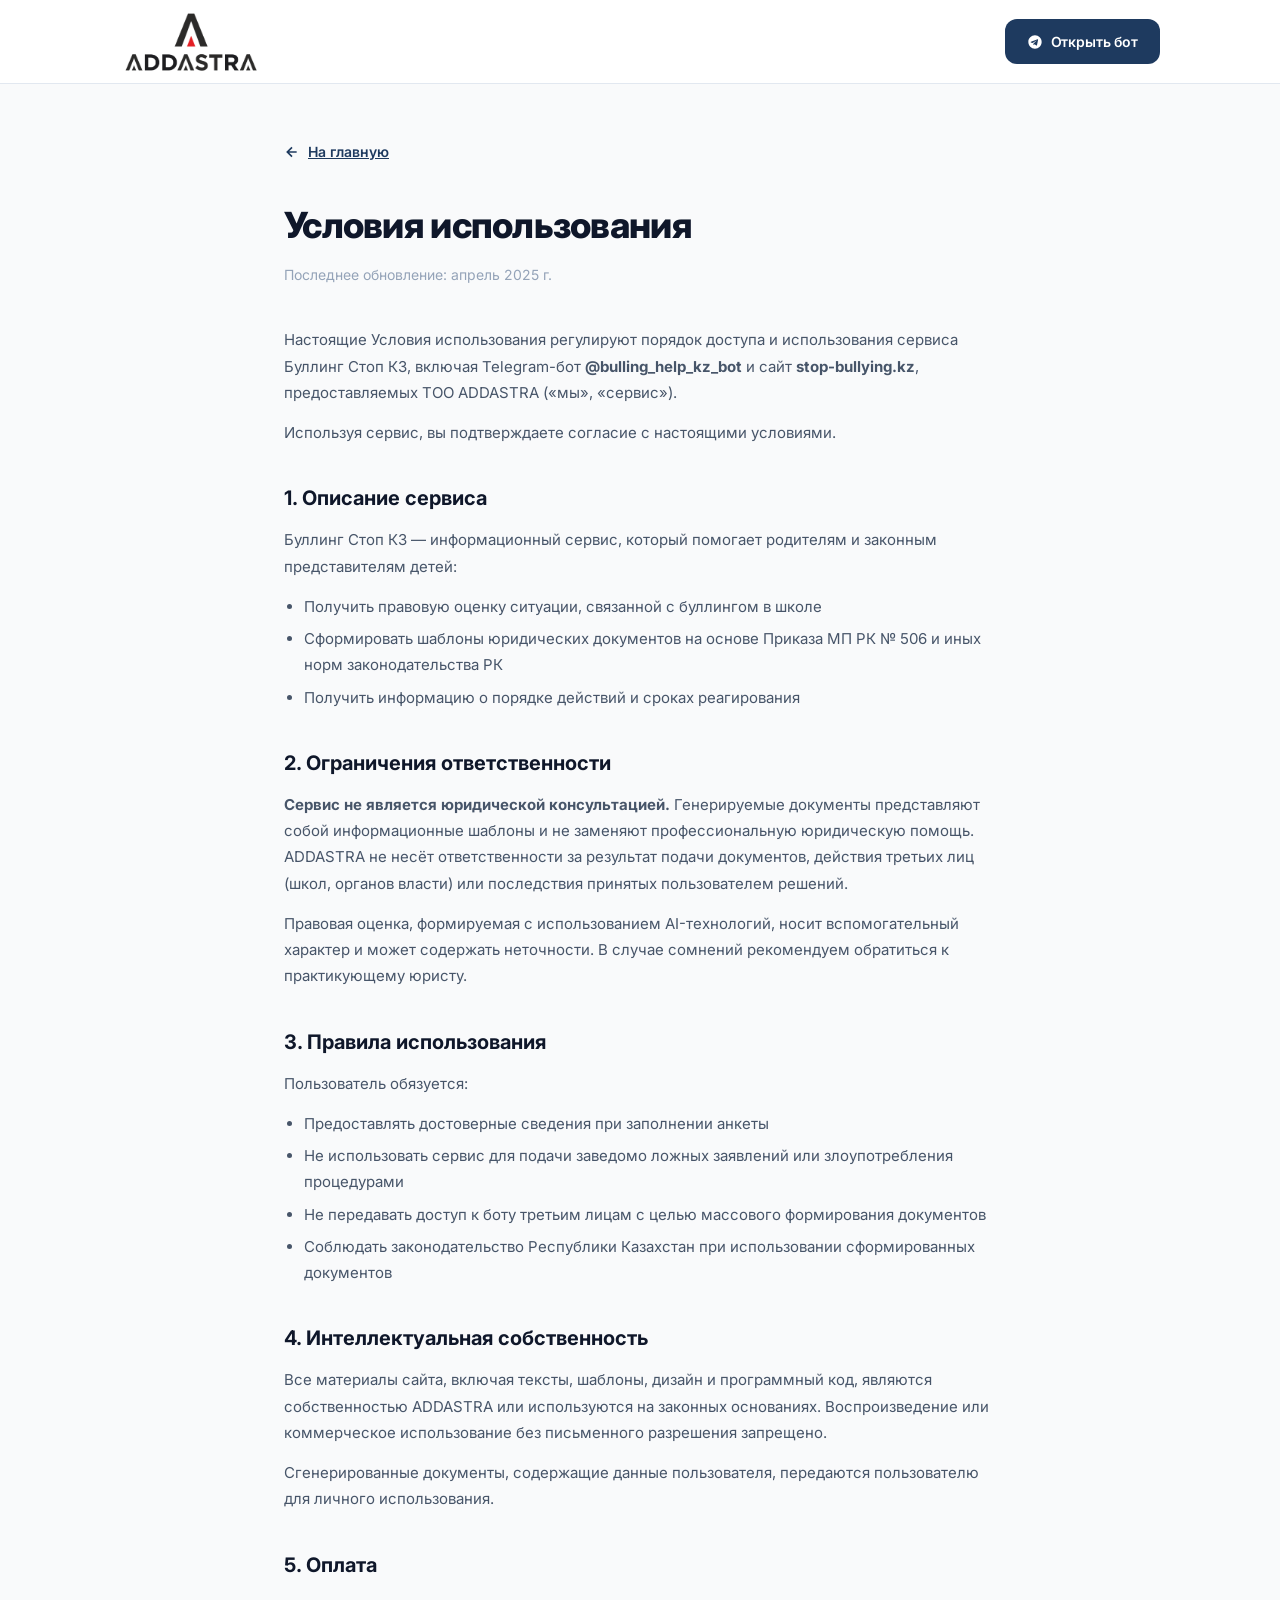
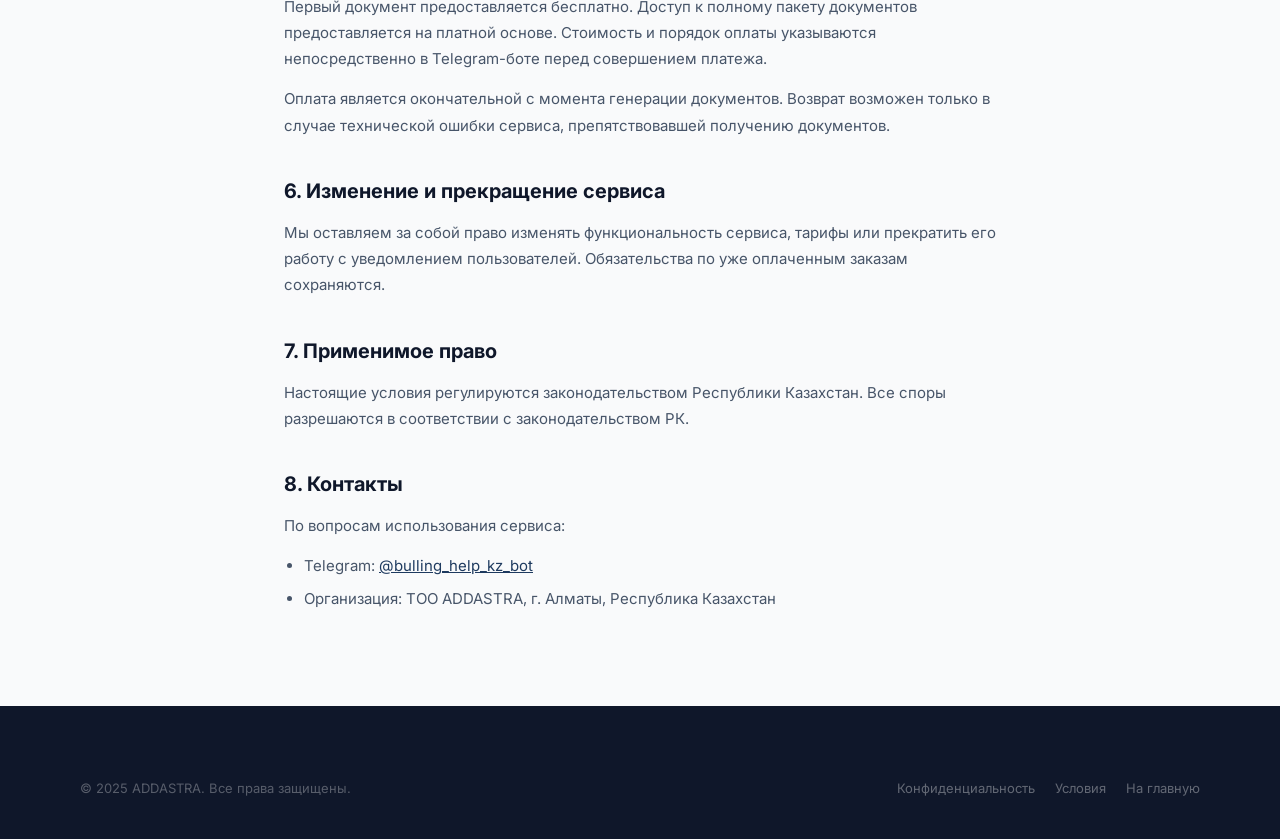
<file: docs/terms.html>
<!DOCTYPE html>
<html lang="ru">
<head>
  <meta charset="UTF-8">
  <meta name="viewport" content="width=device-width, initial-scale=1.0">
  <title>Условия использования — Буллинг Стоп КЗ</title>
  <meta name="robots" content="noindex, follow">
  <link rel="preconnect" href="https://fonts.googleapis.com">
  <link rel="preconnect" href="https://fonts.gstatic.com" crossorigin>
  <link rel="stylesheet" href="styles.css">
  <style>
    .legal-page { max-width: 760px; margin: 0 auto; padding: 56px 24px 80px; }
    .legal-page h1 { font-size: clamp(26px,4vw,36px); font-weight: 800; margin-bottom: 8px; letter-spacing:-.02em; }
    .legal-page .meta { font-size:14px; color:var(--text-muted); margin-bottom: 40px; }
    .legal-page h2 { font-size: 20px; font-weight: 700; margin: 36px 0 12px; }
    .legal-page p { font-size: 15px; color: var(--text-secondary); line-height: 1.75; margin-bottom: 14px; }
    .legal-page ul { margin: 0 0 14px 20px; }
    .legal-page ul li { font-size:15px; color:var(--text-secondary); line-height:1.75; list-style: disc; margin-bottom:6px; }
    .legal-page a { color: var(--primary); text-decoration: underline; }
    .back-link { display: inline-flex; align-items: center; gap: 8px; font-size:14px; font-weight:600; color:var(--primary); margin-bottom: 32px; }
    .back-link:hover { opacity:.8; }
  </style>
</head>
<body>
<nav class="nav">
  <div class="nav__inner">
    <a href="/" class="nav__logo"><img src="addastra-logo.png" alt="ADDASTRA" loading="eager"></a>
    <a href="https://t.me/bulling_help_kz_bot" class="nav__cta" target="_blank" rel="noopener noreferrer">
      <svg width="16" height="16" viewBox="0 0 24 24" fill="currentColor"><path d="M12 2C6.48 2 2 6.48 2 12s4.48 10 10 10 10-4.48 10-10S17.52 2 12 2zm4.64 6.8l-1.68 7.92c-.12.56-.46.7-.94.44l-2.6-1.92-1.26 1.22c-.14.14-.26.26-.52.26l.18-2.64 4.74-4.28c.2-.18-.04-.28-.32-.1l-5.86 3.7-2.52-.8c-.55-.17-.56-.55.12-.81l9.82-3.79c.46-.16.86.11.84.8z"/></svg>
      Открыть бот
    </a>
  </div>
</nav>

<main class="legal-page">
  <a href="/" class="back-link">
    <svg width="16" height="16" viewBox="0 0 24 24" fill="none" stroke="currentColor" stroke-width="2.5"><path d="M19 12H5M12 5l-7 7 7 7"/></svg>
    На главную
  </a>

  <h1>Условия использования</h1>
  <p class="meta">Последнее обновление: апрель 2025 г.</p>

  <p>Настоящие Условия использования регулируют порядок доступа и использования сервиса Буллинг Стоп КЗ, включая Telegram-бот <strong>@bulling_help_kz_bot</strong> и сайт <strong>stop-bullying.kz</strong>, предоставляемых ТОО ADDASTRA («мы», «сервис»).</p>
  <p>Используя сервис, вы подтверждаете согласие с настоящими условиями.</p>

  <h2>1. Описание сервиса</h2>
  <p>Буллинг Стоп КЗ — информационный сервис, который помогает родителям и законным представителям детей:</p>
  <ul>
    <li>Получить правовую оценку ситуации, связанной с буллингом в школе</li>
    <li>Сформировать шаблоны юридических документов на основе Приказа МП РК № 506 и иных норм законодательства РК</li>
    <li>Получить информацию о порядке действий и сроках реагирования</li>
  </ul>

  <h2>2. Ограничения ответственности</h2>
  <p><strong>Сервис не является юридической консультацией.</strong> Генерируемые документы представляют собой информационные шаблоны и не заменяют профессиональную юридическую помощь. ADDASTRA не несёт ответственности за результат подачи документов, действия третьих лиц (школ, органов власти) или последствия принятых пользователем решений.</p>
  <p>Правовая оценка, формируемая с использованием AI-технологий, носит вспомогательный характер и может содержать неточности. В случае сомнений рекомендуем обратиться к практикующему юристу.</p>

  <h2>3. Правила использования</h2>
  <p>Пользователь обязуется:</p>
  <ul>
    <li>Предоставлять достоверные сведения при заполнении анкеты</li>
    <li>Не использовать сервис для подачи заведомо ложных заявлений или злоупотребления процедурами</li>
    <li>Не передавать доступ к боту третьим лицам с целью массового формирования документов</li>
    <li>Соблюдать законодательство Республики Казахстан при использовании сформированных документов</li>
  </ul>

  <h2>4. Интеллектуальная собственность</h2>
  <p>Все материалы сайта, включая тексты, шаблоны, дизайн и программный код, являются собственностью ADDASTRA или используются на законных основаниях. Воспроизведение или коммерческое использование без письменного разрешения запрещено.</p>
  <p>Сгенерированные документы, содержащие данные пользователя, передаются пользователю для личного использования.</p>

  <h2>5. Оплата</h2>
  <p>Первый документ предоставляется бесплатно. Доступ к полному пакету документов предоставляется на платной основе. Стоимость и порядок оплаты указываются непосредственно в Telegram-боте перед совершением платежа.</p>
  <p>Оплата является окончательной с момента генерации документов. Возврат возможен только в случае технической ошибки сервиса, препятствовавшей получению документов.</p>

  <h2>6. Изменение и прекращение сервиса</h2>
  <p>Мы оставляем за собой право изменять функциональность сервиса, тарифы или прекратить его работу с уведомлением пользователей. Обязательства по уже оплаченным заказам сохраняются.</p>

  <h2>7. Применимое право</h2>
  <p>Настоящие условия регулируются законодательством Республики Казахстан. Все споры разрешаются в соответствии с законодательством РК.</p>

  <h2>8. Контакты</h2>
  <p>По вопросам использования сервиса:</p>
  <ul>
    <li>Telegram: <a href="https://t.me/bulling_help_kz_bot" target="_blank" rel="noopener noreferrer">@bulling_help_kz_bot</a></li>
    <li>Организация: ТОО ADDASTRA, г. Алматы, Республика Казахстан</li>
  </ul>
</main>

<footer class="footer">
  <div class="footer__inner">
    <div class="footer__bottom" style="border-top:none; padding-top:0;">
      <p class="footer__copy">© 2025 ADDASTRA. Все права защищены.</p>
      <div class="footer__legal">
        <a href="privacy.html" class="footer__legal-link">Конфиденциальность</a>
        <a href="terms.html" class="footer__legal-link">Условия</a>
        <a href="/" class="footer__legal-link">На главную</a>
      </div>
    </div>
  </div>
</footer>

<script src="script.js" defer></script>
</body>
</html>
</file>
<file: docs/styles.css>
/* =====================================================
   БУЛЛИНГ СТОП КЗ — styles.css
   ===================================================== */

@import url('https://fonts.googleapis.com/css2?family=Inter:wght@400;500;600;700;800;900&display=swap');

:root {
  --primary: #1E3A5F;
  --primary-dark: #162E4D;
  --primary-light: #2D5986;
  --primary-soft: #EEF2F7;
  --bg: #F9FAFB;
  --surface: #FFFFFF;
  --surface-soft: #EEF2F7;
  --danger: #DC2626;
  --text-primary: #0F172A;
  --text-secondary: #475569;
  --text-muted: #94A3B8;
  --border: #E2E8F0;
  --shadow-md: 0 4px 20px rgba(0,0,0,.07), 0 2px 6px rgba(0,0,0,.04);
  --shadow-lg: 0 12px 48px rgba(0,0,0,.10), 0 4px 12px rgba(0,0,0,.05);
  --radius: 10px;
  --radius-lg: 14px;
  --radius-xl: 18px;
  --max-w: 1120px;
  --nav-h: 84px;
}

/* --- Reset --- */
*, *::before, *::after { box-sizing: border-box; margin: 0; padding: 0; }
html { scroll-behavior: smooth; -webkit-text-size-adjust: 100%; }
body {
  font-family: 'Inter', -apple-system, BlinkMacSystemFont, sans-serif;
  font-size: 17px;
  line-height: 1.65;
  color: var(--text-primary);
  background: var(--bg);
  -webkit-font-smoothing: antialiased;
  -moz-osx-font-smoothing: grayscale;
}
img { display: block; max-width: 100%; }
a { color: inherit; text-decoration: none; }
button { cursor: pointer; border: none; background: none; font: inherit; }
ul, ol { list-style: none; }

@media (prefers-reduced-motion: reduce) {
  *, *::before, *::after { animation-duration: .01ms !important; transition-duration: .01ms !important; }
  html { scroll-behavior: auto; }
}

/* ===================== NAVIGATION ===================== */
.nav {
  position: sticky;
  top: 0;
  z-index: 100;
  height: var(--nav-h);
  background: rgba(255,255,255,.92);
  backdrop-filter: blur(16px);
  -webkit-backdrop-filter: blur(16px);
  border-bottom: 1px solid var(--border);
  display: flex;
  align-items: center;
  transition: box-shadow .2s;
}
.nav__inner {
  max-width: var(--max-w);
  width: 100%;
  margin: 0 auto;
  padding: 0 40px;
  display: flex;
  align-items: center;
  justify-content: space-between;
  gap: 16px;
}
.nav__logo { display: flex; align-items: center; flex-shrink: 0; }
.nav__logo img { height: 68px; width: auto; }
.nav__links { display: flex; align-items: center; gap: 4px; }
.nav__link {
  font-size: 14px;
  font-weight: 500;
  color: var(--text-secondary);
  padding: 8px 16px;
  border-radius: 10px;
  transition: color .2s, background .2s;
  letter-spacing: -.01em;
}
.nav__link:hover { color: var(--primary); background: var(--surface-soft); }
.nav__cta {
  display: inline-flex;
  align-items: center;
  gap: 8px;
  background: var(--primary);
  color: #fff;
  font-size: 14px;
  font-weight: 600;
  padding: 11px 22px;
  border-radius: 12px;
  transition: background .2s, transform .15s;
  white-space: nowrap;
  letter-spacing: -.01em;
}
.nav__cta:hover { background: var(--primary-dark); transform: translateY(-1px); }

/* ===================== HERO ===================== */
.hero {
  background: linear-gradient(165deg, #E8EDF5 0%, #F9FAFB 60%);
  padding: 100px 40px 96px;
  text-align: center;
}
.hero__inner { max-width: 820px; margin: 0 auto; }

.hero__badge {
  display: inline-flex;
  align-items: center;
  gap: 8px;
  background: var(--surface);
  color: var(--text-secondary);
  font-family: 'Inter', monospace;
  font-size: 11px;
  font-weight: 600;
  letter-spacing: .1em;
  text-transform: uppercase;
  padding: 7px 18px;
  border-radius: 100px;
  margin-bottom: 40px;
  border: 1px solid var(--border);
}
.hero__badge-dot {
  width: 6px; height: 6px;
  border-radius: 50%;
  background: var(--primary);
  animation: pulse 2s ease-in-out infinite;
}
@keyframes pulse {
  0%, 100% { opacity: 1; transform: scale(1); }
  50% { opacity: .5; transform: scale(1.4); }
}

.hero h1 {
  font-size: clamp(44px, 7vw, 80px);
  line-height: 1.08;
  font-weight: 900;
  color: var(--text-primary);
  letter-spacing: -.035em;
  margin-bottom: 28px;
}
.hero h1 span { color: var(--primary); }

.hero__sub {
  font-size: clamp(17px, 2vw, 20px);
  color: var(--text-secondary);
  line-height: 1.6;
  max-width: 560px;
  margin: 0 auto 52px;
  font-weight: 400;
}

.hero__actions {
  display: flex;
  flex-wrap: wrap;
  gap: 14px;
  justify-content: center;
  margin-bottom: 64px;
}

.btn-primary {
  display: inline-flex;
  align-items: center;
  justify-content: center;
  gap: 10px;
  height: 60px;
  padding: 0 36px;
  background: var(--primary);
  color: #fff;
  font-size: 16px;
  font-weight: 700;
  border-radius: 10px;
  border: none;
  transition: background .2s, transform .15s, box-shadow .2s;
  box-shadow: 0 2px 12px rgba(30,58,95,.22);
  text-decoration: none;
  cursor: pointer;
  letter-spacing: -.01em;
}
.btn-primary:hover {
  background: var(--primary-dark);
  transform: translateY(-2px);
  box-shadow: 0 6px 20px rgba(30,58,95,.28);
}
.btn-primary:active { transform: translateY(0); }

.btn-secondary {
  display: inline-flex;
  align-items: center;
  justify-content: center;
  gap: 10px;
  height: 60px;
  padding: 0 32px;
  background: var(--surface);
  color: var(--text-primary);
  font-size: 16px;
  font-weight: 600;
  border-radius: 10px;
  border: 1.5px solid var(--border);
  transition: border-color .2s, background .2s, transform .15s;
  text-decoration: none;
  letter-spacing: -.01em;
}
.btn-secondary:hover {
  border-color: var(--primary);
  color: var(--primary);
  background: var(--surface-soft);
  transform: translateY(-1px);
}

.hero__trust {
  display: flex;
  flex-wrap: wrap;
  gap: 28px;
  justify-content: center;
  align-items: center;
}
.hero__trust-item {
  display: flex;
  align-items: center;
  gap: 8px;
  font-size: 13px;
  font-weight: 500;
  color: var(--text-muted);
  letter-spacing: .01em;
}
.hero__trust-item svg { color: var(--primary); flex-shrink: 0; }

/* ── Hero route algorithm ── */
.hero__route {
  display: flex;
  align-items: center;
  gap: 8px;
  margin: 28px 0 10px;
  flex-wrap: wrap;
  justify-content: center;
}
.hero__route-step {
  display: flex;
  flex-direction: column;
  align-items: center;
  gap: 4px;
  background: #fff;
  border: 1.5px solid #CBD5E1;
  border-radius: 10px;
  padding: 10px 14px;
  min-width: 80px;
  transition: background 0.2s, border-color 0.2s;
  box-shadow: 0 1px 4px rgba(30,58,95,.08);
}
.hero__route-step--active {
  background: #1E3A5F;
  border-color: #1E3A5F;
}
.hero__route-step--active .hero__route-label { color: #fff; }
.hero__route-step--active .hero__route-days  { color: rgba(255,255,255,0.7); }
.hero__route-icon { font-size: 20px; }
.hero__route-label { font-size: 12px; font-weight: 600; color: #1E3A5F; }
.hero__route-days { font-size: 11px; color: #64748B; }
.hero__route-arrow {
  font-size: 16px;
  color: #94A3B8;
  flex-shrink: 0;
}
.hero__route-caption {
  font-size: 13px;
  color: #64748B;
  text-align: center;
  margin: 0 0 20px;
  font-style: italic;
}

/* ── Stats strip ── */
.stats-strip {
  background: var(--surface);
  border-top: 1px solid var(--border);
  border-bottom: 1px solid var(--border);
  padding: 28px 40px;
}
.stats-strip__inner {
  max-width: var(--max-w);
  margin: 0 auto;
  display: flex;
  align-items: center;
  justify-content: center;
  gap: 0;
}
.stats-strip__item {
  display: flex;
  flex-direction: column;
  align-items: center;
  text-align: center;
  gap: 4px;
  flex: 1;
  padding: 0 24px;
}
.stats-strip__num {
  font-size: clamp(26px, 4vw, 40px);
  font-weight: 900;
  color: var(--primary);
  line-height: 1;
  letter-spacing: -0.02em;
}
.stats-strip__label {
  font-size: 13px;
  color: var(--text-secondary);
  line-height: 1.4;
}
.stats-strip__label cite {
  font-style: normal;
  font-weight: 600;
  color: var(--text-muted);
  font-size: 11px;
  display: block;
  margin-top: 2px;
}
.stats-strip__divider {
  width: 1px;
  height: 48px;
  background: var(--border);
  flex-shrink: 0;
}
@media (max-width: 640px) {
  .stats-strip { padding: 24px 20px; }
  .stats-strip__inner { flex-direction: column; gap: 20px; }
  .stats-strip__divider { width: 40px; height: 1px; }
  .stats-strip__item { padding: 0; }
}

/* ===================== SECTION BASICS ===================== */
section { padding: 112px 40px; }
.section-inner { max-width: var(--max-w); margin: 0 auto; }

.section-label {
  display: inline-block;
  font-family: 'Inter', monospace;
  font-size: 11px;
  font-weight: 700;
  letter-spacing: .12em;
  text-transform: uppercase;
  color: var(--primary);
  margin-bottom: 16px;
}

.section-title {
  font-size: clamp(36px, 5vw, 56px);
  font-weight: 900;
  line-height: 1.1;
  color: var(--text-primary);
  letter-spacing: -.03em;
  margin-bottom: 18px;
}

.section-sub {
  font-size: 18px;
  color: var(--text-secondary);
  line-height: 1.65;
  max-width: 560px;
  font-weight: 400;
}

/* ===================== CALCULATOR ===================== */
.calc { background: var(--bg); }
.calc__header { margin-bottom: 56px; }
.calc__widget {
  max-width: 680px;
  margin: 0 auto;
  background: var(--surface);
  border: 1.5px solid var(--border);
  border-radius: var(--radius-xl);
  overflow: hidden;
  box-shadow: var(--shadow-md);
}
.calc__step, .calc__result { padding: 40px 44px 44px; }
.calc__progress {
  height: 4px;
  background: var(--border);
  border-radius: 100px;
  margin-bottom: 32px;
  overflow: hidden;
}
.calc__progress-bar {
  display: block;
  height: 100%;
  background: var(--primary);
  border-radius: 100px;
  transition: width .4s ease;
}
.calc__q {
  font-size: 20px;
  font-weight: 700;
  color: var(--text-primary);
  letter-spacing: -.02em;
  margin-bottom: 24px;
  line-height: 1.3;
}
.calc__options { display: flex; flex-direction: column; gap: 10px; }
.calc__opt {
  width: 100%;
  text-align: left;
  padding: 16px 20px;
  border: 1.5px solid var(--border);
  border-radius: var(--radius);
  font-size: 15px;
  font-weight: 500;
  color: var(--text-primary);
  background: var(--bg);
  cursor: pointer;
  transition: border-color .2s, background .2s, transform .15s;
  line-height: 1.4;
}
.calc__opt:hover {
  border-color: var(--primary);
  background: var(--surface-soft);
  transform: translateX(4px);
}
.calc__result-inner { text-align: center; }
.calc__result-icon { font-size: 52px; margin-bottom: 16px; }
.calc__result-title {
  font-size: 24px;
  font-weight: 800;
  letter-spacing: -.02em;
  margin-bottom: 10px;
}
.calc__result-sub { font-size: 15px; color: var(--text-secondary); margin-bottom: 24px; line-height: 1.6; }
.calc__result-docs {
  display: flex;
  flex-direction: column;
  gap: 8px;
  margin-bottom: 28px;
  text-align: left;
}
.calc__doc-item {
  display: flex;
  align-items: center;
  gap: 10px;
  font-size: 14px;
  font-weight: 500;
  color: var(--text-primary);
  padding: 10px 14px;
  background: var(--surface-soft);
  border-radius: 10px;
}
.calc__doc-item span { font-size: 18px; flex-shrink: 0; }
.calc__result-btn { width: 100%; justify-content: center; margin-bottom: 14px; }
.calc__restart {
  font-size: 13px;
  color: var(--text-muted);
  text-decoration: underline;
  cursor: pointer;
  transition: color .2s;
}
.calc__restart:hover { color: var(--text-secondary); }

@media (max-width: 640px) {
  .calc__step, .calc__result { padding: 28px 20px 32px; }
  .calc__q { font-size: 17px; }
}

/* ===================== WHEN ===================== */
.when { background: var(--surface); }
.when__header { text-align: center; margin-bottom: 64px; }
.when__header .section-sub { margin: 0 auto; }
.when__grid {
  display: grid;
  grid-template-columns: repeat(auto-fit, minmax(280px, 1fr));
  gap: 20px;
}
.when-card {
  background: var(--bg);
  border: 1.5px solid var(--border);
  border-radius: var(--radius-lg);
  padding: 32px;
  display: flex;
  flex-direction: column;
  gap: 14px;
  transition: border-color .25s, box-shadow .25s, transform .25s;
}
.when-card:hover {
  border-color: var(--primary-light);
  box-shadow: var(--shadow-md);
  transform: translateY(-4px);
}
.when-card__icon {
  width: 52px; height: 52px;
  background: var(--surface-soft);
  border-radius: 14px;
  display: flex;
  align-items: center;
  justify-content: center;
  font-size: 26px;
}
.when-card__title { font-size: 18px; font-weight: 700; color: var(--text-primary); letter-spacing: -.02em; line-height: 1.3; }
.when-card__desc { font-size: 14px; color: var(--text-secondary); line-height: 1.65; }

/* ===================== HOW IT WORKS ===================== */
.how { background: var(--bg); }
.how__header { text-align: center; margin-bottom: 64px; }
.how__header .section-sub { margin: 0 auto; }
.how__steps {
  display: grid;
  grid-template-columns: repeat(auto-fit, minmax(240px, 1fr));
  gap: 16px;
}
.step {
  background: var(--surface);
  border: 1.5px solid var(--border);
  border-radius: var(--radius-lg);
  padding: 40px 28px;
  text-align: center;
  transition: border-color .2s, box-shadow .2s, transform .2s;
}
.step:hover { border-color: var(--primary-light); box-shadow: var(--shadow-md); transform: translateY(-3px); }
.step__num {
  width: 52px; height: 52px;
  background: var(--primary);
  color: #fff;
  font-size: 20px;
  font-weight: 900;
  border-radius: 50%;
  display: flex;
  align-items: center;
  justify-content: center;
  margin: 0 auto 24px;
}
.step__title { font-size: 18px; font-weight: 700; margin-bottom: 10px; letter-spacing: -.02em; }
.step__desc { font-size: 14px; color: var(--text-secondary); line-height: 1.65; }
.step__time {
  display: inline-block;
  margin-top: 18px;
  font-size: 11px;
  font-weight: 700;
  letter-spacing: .08em;
  text-transform: uppercase;
  color: var(--primary);
  background: var(--surface-soft);
  padding: 5px 14px;
  border-radius: 100px;
}

/* ===================== DOCUMENTS ===================== */
.docs-section { background: var(--surface); }
.docs-section__header { margin-bottom: 56px; }
.docs-layout {
  display: grid;
  grid-template-columns: 1fr 1fr;
  gap: 48px;
  align-items: start;
}
.docs-list { display: flex; flex-direction: column; gap: 12px; }
.doc-item {
  display: flex;
  align-items: flex-start;
  gap: 16px;
  background: var(--bg);
  border: 1.5px solid var(--border);
  border-radius: var(--radius);
  padding: 20px 24px;
  transition: border-color .2s, background .2s;
}
.doc-item:hover { border-color: var(--primary-light); background: var(--surface-soft); }
.doc-item__icon {
  width: 44px; height: 44px;
  background: var(--surface-soft);
  border-radius: 11px;
  display: flex;
  align-items: center;
  justify-content: center;
  flex-shrink: 0;
  font-size: 22px;
}
.doc-item__title { font-size: 15px; font-weight: 600; margin-bottom: 5px; letter-spacing: -.01em; }
.doc-item__law {
  font-size: 11px;
  font-weight: 700;
  letter-spacing: .07em;
  text-transform: uppercase;
  color: var(--primary);
}
.doc-item__free {
  margin-left: auto;
  align-self: center;
  font-size: 11px;
  font-weight: 700;
  letter-spacing: .06em;
  text-transform: uppercase;
  color: var(--primary);
  background: var(--primary-soft);
  padding: 4px 12px;
  border-radius: 100px;
  white-space: nowrap;
  flex-shrink: 0;
}
.docs-side__card {
  background: linear-gradient(145deg, var(--surface-soft) 0%, #fff 100%);
  border: 1.5px solid rgba(30,58,95,.2);
  border-radius: var(--radius-xl);
  padding: 44px 40px;
  position: sticky;
  top: calc(var(--nav-h) + 24px);
}
.docs-side__title { font-size: 28px; font-weight: 900; margin-bottom: 10px; letter-spacing: -.03em; }
.docs-side__sub { font-size: 15px; color: var(--text-secondary); margin-bottom: 32px; line-height: 1.65; }
.docs-side__features { display: flex; flex-direction: column; gap: 14px; margin-bottom: 32px; }
.docs-side__feat {
  display: flex;
  align-items: center;
  gap: 12px;
  font-size: 15px;
  font-weight: 500;
}
.docs-side__feat svg { color: var(--primary); flex-shrink: 0; }
.docs-side .btn-primary { width: 100%; justify-content: center; }
.docs-side__note { margin-top: 16px; text-align: center; font-size: 12px; color: var(--text-muted); }

/* ===================== TRUST ===================== */
.trust { background: var(--bg); }
.trust__header { text-align: center; margin-bottom: 64px; }
.trust__header .section-sub { margin: 0 auto; }
.trust__grid {
  display: grid;
  grid-template-columns: repeat(auto-fit, minmax(250px, 1fr));
  gap: 20px;
}
.trust-card {
  background: var(--surface);
  border: 1.5px solid var(--border);
  border-radius: var(--radius-lg);
  padding: 36px 32px;
  display: flex;
  flex-direction: column;
  gap: 12px;
  transition: box-shadow .2s, transform .2s;
}
.trust-card:hover { box-shadow: var(--shadow-md); transform: translateY(-3px); }
.trust-card__icon { font-size: 40px; }
.trust-card__title { font-size: 19px; font-weight: 700; letter-spacing: -.02em; }
.trust-card__desc { font-size: 14px; color: var(--text-secondary); line-height: 1.65; }

/* ===================== EMERGENCY ===================== */
.emergency {
  background: var(--danger);
  padding: 112px 40px;
}
.emergency__inner { max-width: var(--max-w); margin: 0 auto; }
.emergency__header { text-align: center; margin-bottom: 56px; }
.emergency__header .section-title { color: #fff; }
.emergency__header .section-sub { color: rgba(255,255,255,.75); margin: 0 auto; }
.emergency__label { color: rgba(255,255,255,.6); }
.emergency__cards {
  display: grid;
  grid-template-columns: repeat(auto-fit, minmax(240px, 1fr));
  gap: 20px;
  margin-bottom: 40px;
}
.emergency-card {
  background: rgba(255,255,255,.1);
  border: 1.5px solid rgba(255,255,255,.18);
  border-radius: var(--radius-lg);
  padding: 36px 28px;
  text-align: center;
  backdrop-filter: blur(8px);
  transition: background .2s, transform .2s;
}
.emergency-card:hover { background: rgba(255,255,255,.16); transform: translateY(-3px); }
.emergency-card__num {
  font-size: 72px;
  font-weight: 900;
  color: #fff;
  line-height: 1;
  letter-spacing: -.04em;
  margin-bottom: 14px;
}
.emergency-card__title {
  font-size: 17px;
  font-weight: 700;
  color: #fff;
  margin-bottom: 8px;
  letter-spacing: -.01em;
}
.emergency-card__desc { font-size: 14px; color: rgba(255,255,255,.7); margin-bottom: 24px; line-height: 1.6; }
.emergency-card__btn {
  display: inline-flex;
  align-items: center;
  justify-content: center;
  gap: 8px;
  height: 48px;
  padding: 0 28px;
  background: #fff;
  color: var(--danger);
  font-size: 15px;
  font-weight: 700;
  border-radius: 13px;
  text-decoration: none;
  transition: transform .15s, box-shadow .2s;
}
.emergency-card__btn:hover { transform: scale(1.04); box-shadow: 0 6px 20px rgba(0,0,0,.18); }
.emergency__note {
  background: rgba(255,255,255,.08);
  border: 1px solid rgba(255,255,255,.15);
  border-radius: var(--radius);
  padding: 24px 36px;
  text-align: center;
  color: rgba(255,255,255,.85);
  font-size: 15px;
  line-height: 1.7;
}
.emergency__note strong { color: #fff; }

/* ===================== FAQ ===================== */
.faq { background: var(--surface); }
.faq__header { text-align: center; margin-bottom: 64px; }
.faq__header .section-sub { margin: 0 auto; }
.faq__list {
  max-width: 780px;
  margin: 0 auto;
  display: flex;
  flex-direction: column;
  gap: 12px;
}
.faq-item {
  background: var(--bg);
  border: 1.5px solid var(--border);
  border-radius: var(--radius);
  overflow: hidden;
  transition: border-color .2s;
}
.faq-item.is-open { border-color: var(--primary-light); }
.faq-item__q {
  width: 100%;
  display: flex;
  align-items: center;
  justify-content: space-between;
  gap: 16px;
  padding: 24px 28px;
  font-size: 17px;
  font-weight: 600;
  text-align: left;
  color: var(--text-primary);
  cursor: pointer;
  transition: color .2s;
  letter-spacing: -.01em;
}
.faq-item.is-open .faq-item__q { color: var(--primary); }
.faq-item__icon {
  width: 30px; height: 30px;
  background: var(--border);
  border-radius: 50%;
  display: flex;
  align-items: center;
  justify-content: center;
  flex-shrink: 0;
  transition: background .2s, transform .3s;
}
.faq-item.is-open .faq-item__icon { background: var(--primary); transform: rotate(45deg); }
.faq-item.is-open .faq-item__icon svg { color: #fff; }
.faq-item__a { max-height: 0; overflow: hidden; transition: max-height .35s ease; }
.faq-item__a-inner {
  padding: 0 28px 24px;
  font-size: 15px;
  color: var(--text-secondary);
  line-height: 1.75;
}

/* ===================== FINAL CTA ===================== */
.final-cta {
  background: linear-gradient(140deg, #1E3A5F 0%, #2D5986 100%);
  padding: 120px 40px;
  text-align: center;
}
.final-cta__inner { max-width: 660px; margin: 0 auto; }
.final-cta h2 {
  font-size: clamp(36px, 5vw, 60px);
  font-weight: 900;
  color: #fff;
  line-height: 1.1;
  letter-spacing: -.03em;
  margin-bottom: 20px;
}
.final-cta p {
  font-size: 18px;
  color: rgba(255,255,255,.8);
  margin-bottom: 48px;
  line-height: 1.65;
}
.final-cta .btn-white {
  display: inline-flex;
  align-items: center;
  justify-content: center;
  gap: 10px;
  height: 60px;
  padding: 0 40px;
  background: #fff;
  color: var(--primary);
  font-size: 16px;
  font-weight: 700;
  border-radius: 16px;
  transition: transform .15s, box-shadow .2s;
  box-shadow: 0 4px 24px rgba(0,0,0,.15);
  letter-spacing: -.01em;
}
.final-cta .btn-white:hover { transform: translateY(-2px); box-shadow: 0 10px 36px rgba(0,0,0,.2); }
.final-cta__note { margin-top: 24px; font-size: 13px; color: rgba(255,255,255,.55); }
.final-cta__qr { margin-top: 32px; display: flex; flex-direction: column; align-items: center; gap: 10px; }
.final-cta__qr img { border-radius: 12px; box-shadow: 0 4px 20px rgba(0,0,0,.3); }
.final-cta__qr-label { font-size: 13px; color: rgba(255,255,255,.6); }

/* ===================== FOOTER ===================== */
.footer {
  background: #0F172A;
  padding: 72px 40px 40px;
  color: rgba(255,255,255,.65);
}
.footer__inner { max-width: var(--max-w); margin: 0 auto; }
.footer__top {
  display: grid;
  grid-template-columns: 1.6fr 1fr 1fr;
  gap: 56px;
  padding-bottom: 56px;
  border-bottom: 1px solid rgba(255,255,255,.08);
  margin-bottom: 40px;
}
.footer__logo { display: flex; align-items: center; margin-bottom: 16px; }
.footer__logo img { height: 38px; width: auto; filter: brightness(10); }
.footer__brand-desc { font-size: 14px; line-height: 1.75; max-width: 300px; }
.footer__col-title {
  font-size: 11px;
  font-weight: 700;
  text-transform: uppercase;
  letter-spacing: .1em;
  color: rgba(255,255,255,.9);
  margin-bottom: 20px;
}
.footer__links { display: flex; flex-direction: column; gap: 12px; }
.footer__link { font-size: 14px; color: rgba(255,255,255,.55); transition: color .2s; }
.footer__link:hover { color: rgba(255,255,255,.9); }
.footer__bottom {
  display: flex;
  flex-wrap: wrap;
  gap: 16px;
  align-items: center;
  justify-content: space-between;
}
.footer__copy { font-size: 13px; color: rgba(255,255,255,.3); }
.footer__legal { display: flex; gap: 20px; }
.footer__legal-link { font-size: 13px; color: rgba(255,255,255,.35); transition: color .2s; }
.footer__legal-link:hover { color: rgba(255,255,255,.7); }

/* ===================== STICKY MOBILE CTA ===================== */
.sticky-cta {
  display: none;
  position: fixed;
  bottom: 0; left: 0; right: 0;
  z-index: 200;
  padding: 12px 16px 16px;
  background: rgba(255,255,255,.97);
  backdrop-filter: blur(16px);
  border-top: 1px solid var(--border);
  box-shadow: 0 -4px 24px rgba(0,0,0,.08);
}
.sticky-cta__btn {
  display: flex;
  align-items: center;
  justify-content: center;
  gap: 10px;
  width: 100%;
  height: 54px;
  background: var(--primary);
  color: #fff;
  font-size: 16px;
  font-weight: 700;
  border-radius: 14px;
  text-decoration: none;
  letter-spacing: -.01em;
  transition: background .2s;
}
.sticky-cta__btn:active { background: var(--primary-dark); }

/* ===================== UTILS ===================== */
.sr-only { position: absolute; width: 1px; height: 1px; padding: 0; margin: -1px; overflow: hidden; clip: rect(0,0,0,0); white-space: nowrap; border: 0; }

/* ===================== RESPONSIVE ===================== */
@media (max-width: 1024px) {
  .nav__inner { padding: 0 28px; }
  section { padding: 88px 28px; }
  .hero { padding: 80px 28px 72px; }
  .emergency { padding: 88px 28px; }
  .final-cta { padding: 88px 28px; }
  .footer { padding: 64px 28px 36px; }
}

@media (max-width: 900px) {
  .docs-layout { grid-template-columns: 1fr; }
  .docs-side__card { position: static; }
  .footer__top { grid-template-columns: 1fr 1fr; }
  .footer__brand { grid-column: 1 / -1; }
}

@media (max-width: 640px) {
  :root { --nav-h: 64px; }
  section { padding: 72px 20px; }
  .hero { padding: 64px 20px 60px; }
  .emergency { padding: 72px 20px; }
  .final-cta { padding: 72px 20px; }
  .footer { padding: 56px 20px 28px; }
  .nav__inner { padding: 0 20px; }
  .nav__links { display: none; }
  .hero__trust { gap: 18px; }
  .hero__route { gap: 4px; }
  .hero__route-step { padding: 8px 10px; min-width: 68px; }
  .hero__route-arrow { font-size: 12px; }
  .hero__actions { flex-direction: column; align-items: stretch; }
  .hero__actions .btn-primary,
  .hero__actions .btn-secondary { width: 100%; }
  .how__steps { grid-template-columns: 1fr; }
  .emergency__cards { grid-template-columns: 1fr; }
  .trust__grid { grid-template-columns: 1fr; }
  .when__grid { grid-template-columns: 1fr; }
  .footer__top { grid-template-columns: 1fr; gap: 36px; }
  .footer__bottom { flex-direction: column; align-items: flex-start; gap: 12px; }
  .sticky-cta { display: block; }
  body { padding-bottom: 82px; }
}

@media (max-width: 400px) {
  .hero h1 { font-size: 38px; }
  .section-title { font-size: 32px; }
  .emergency-card__num { font-size: 56px; }
}
</file>
